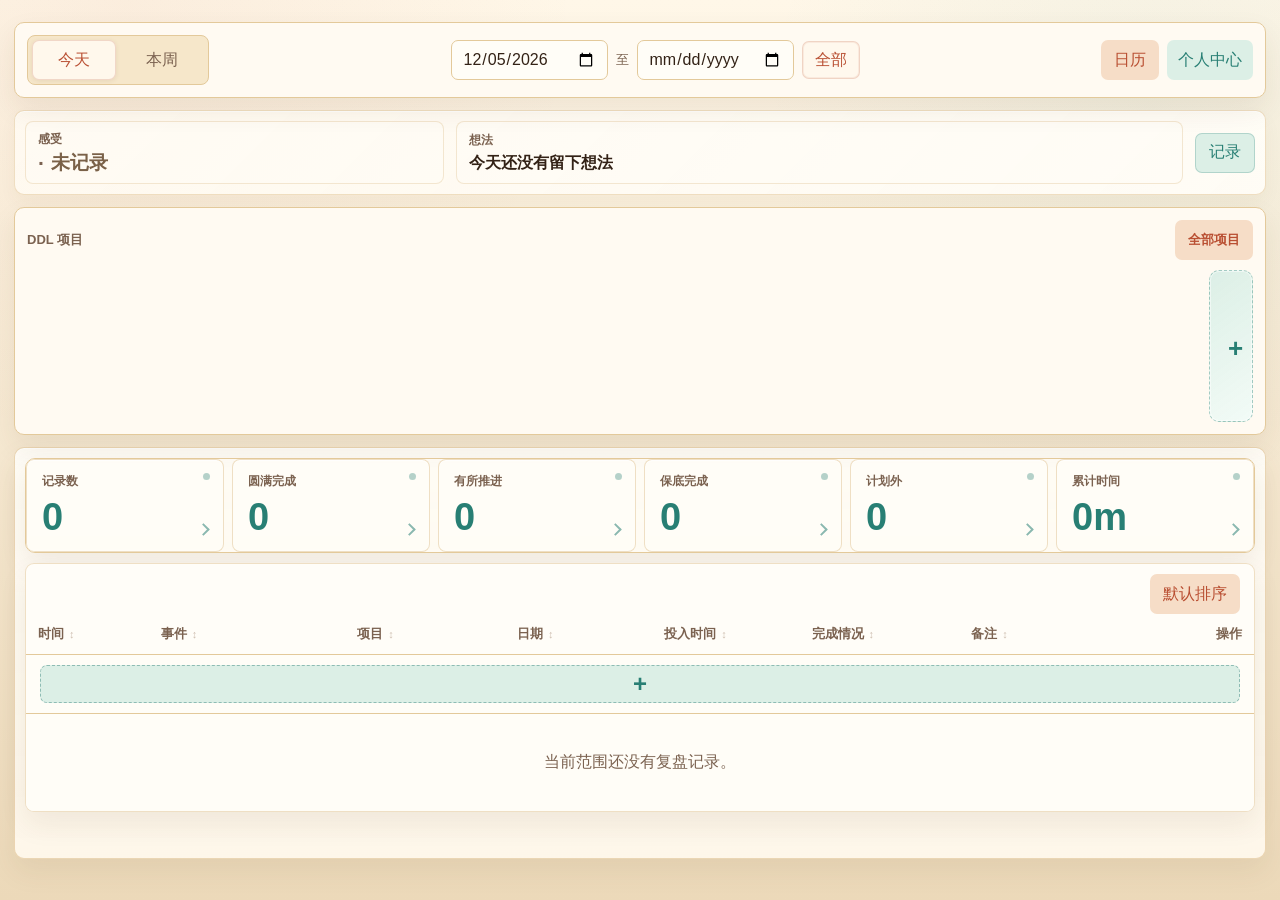
<file: docs/index.html>
<!doctype html>
<html lang="zh-CN">
<head>
  <meta charset="utf-8">
  <meta name="viewport" content="width=device-width, initial-scale=1">
  <title>每日任务表</title>
  <style>
    :root {
      color-scheme: light;
      --bg: #ecd9b9;
      --panel: #fffaf2;
      --text: #332216;
      --muted: #7b6250;
      --line: #e3c99a;
      --red-bg: #fff7f2;
      --red-line: #b94f32;
      --red-text: #8f3225;
      --green-bg: #f3f7ed;
      --green-line: #3f8567;
      --green-text: #246950;
      --accent: #b94f32;
      --accent-soft: #f6ddc7;
      --gold-soft: #fff0c0;
      --gold: #94610f;
      --teal: #287f74;
      --teal-soft: #dcefe6;
      --shadow: 0 12px 28px rgba(80, 49, 20, 0.08);
    }

    * {
      box-sizing: border-box;
    }

    body {
      margin: 0;
      min-height: 100vh;
      background:
        radial-gradient(circle at 10% 0%, rgba(185, 79, 50, 0.06), transparent 31%),
        radial-gradient(circle at 90% 12%, rgba(40, 127, 116, 0.05), transparent 28%),
        linear-gradient(180deg, #fff7e8, var(--bg));
      color: var(--text);
      font-family: -apple-system, BlinkMacSystemFont, "Segoe UI", "PingFang SC",
        "Microsoft YaHei", sans-serif;
      letter-spacing: 0;
    }

    button,
    input,
    select,
    textarea {
      font: inherit;
    }

    button {
      cursor: pointer;
    }

    .emoji-mark {
      font-family: "Apple Color Emoji", "Segoe UI Emoji", "Noto Color Emoji", sans-serif;
    }

    .app {
      width: min(1280px, calc(100vw - 28px));
      margin: 0 auto;
      padding: 22px 0 40px;
    }

    .topbar,
    .ddl-strip,
    .status-panel,
    .todo-panel,
    .calendar-panel {
      background: var(--panel);
      border: 1px solid var(--line);
      border-radius: 10px;
      box-shadow: var(--shadow);
      backdrop-filter: blur(2px);
    }

    .topbar {
      display: grid;
      grid-template-columns: auto minmax(260px, 1fr) auto;
      gap: 12px;
      align-items: center;
      padding: 12px;
      margin-bottom: 12px;
    }

    .calendar-range-title {
      display: none;
      align-items: center;
      gap: 8px;
      min-width: 0;
    }

    .calendar-range-title button,
    .calendar-range-title select {
      min-height: 38px;
      border-radius: 7px;
      font-size: 15px;
      font-weight: 760;
    }

    .calendar-range-title button {
      padding: 0 14px;
      color: var(--accent);
      border: 1px solid rgba(185, 79, 50, 0.16);
      background: rgba(255, 248, 236, 0.7);
    }

    .calendar-range-title button.active {
      background: rgba(255, 248, 236, 0.96);
      box-shadow: inset 0 0 0 1px rgba(185, 79, 50, 0.12);
    }

    .calendar-range-title select {
      width: auto;
      min-width: 108px;
      padding-right: 28px;
      color: var(--text);
      background: #fffdf7;
    }

    .topbar.calendar-mode {
      grid-template-columns: minmax(0, 1fr) auto;
    }

    .topbar.calendar-mode .calendar-range-title {
      display: flex;
    }

    .topbar.calendar-mode .segmented,
    .topbar.calendar-mode .range-control {
      display: none;
    }

    .segmented {
      display: inline-grid;
      grid-template-columns: repeat(2, minmax(84px, 1fr));
      gap: 4px;
      padding: 4px;
      border: 1px solid var(--line);
      border-radius: 8px;
      background: #f6e7ca;
    }

    .segmented button,
    .ghost,
    .primary,
    .icon-button {
      min-height: 40px;
      border: 0;
      border-radius: 7px;
      transition: transform 140ms ease, background 140ms ease, color 140ms ease;
    }

    .segmented button {
      padding: 0 14px;
      color: var(--muted);
      background: transparent;
      outline: none;
    }

    .segmented button.active {
      color: var(--accent);
      background: #fff8ec;
      box-shadow: inset 0 0 0 1px rgba(185, 79, 50, 0.2), 0 1px 5px rgba(83, 48, 22, 0.09);
    }

    .segmented button:focus-visible,
    .ghost:focus-visible,
    .primary:focus-visible,
    .icon-button:focus-visible,
    .add-todo:focus-visible,
    .metric-button:focus-visible {
      outline: 2px solid rgba(185, 79, 50, 0.28);
      outline-offset: 2px;
    }

    .range-control {
      display: flex;
      flex-wrap: wrap;
      gap: 8px;
      align-items: center;
      justify-content: center;
    }

    .range-control span {
      color: var(--muted);
      font-size: 13px;
    }

    .range-control .range-helper {
      min-height: 38px;
      padding: 0 12px;
      color: var(--accent);
      border: 1px solid rgba(185, 79, 50, 0.14);
      background: rgba(255, 248, 236, 0.52);
      box-shadow: none;
    }

    .range-control .range-helper.active {
      border-color: rgba(185, 79, 50, 0.22);
      background: rgba(255, 248, 236, 0.82);
      box-shadow: inset 0 0 0 1px rgba(185, 79, 50, 0.08);
    }

    input,
    select,
    textarea {
      min-height: 40px;
      padding: 9px 11px;
      color: var(--text);
      border: 1px solid var(--line);
      border-radius: 7px;
      background: #fffdf7;
      outline: none;
    }

    textarea {
      width: 100%;
      min-height: 90px;
      resize: vertical;
    }

    input:focus,
    select:focus,
    textarea:focus {
      border-color: var(--accent);
      box-shadow: 0 0 0 3px rgba(185, 79, 50, 0.15);
    }

    .ghost,
    .icon-button {
      color: var(--accent);
      background: var(--accent-soft);
    }

    .ghost {
      padding: 0 13px;
    }

    .primary {
      padding: 0 16px;
      color: #fff;
      background: var(--accent);
      font-weight: 720;
    }

    .segmented button:hover,
    .ghost:hover,
    .primary:hover,
    .icon-button:hover {
      transform: translateY(-1px);
    }



    .top-actions {
      display: flex;
      gap: 8px;
      align-items: center;
      justify-content: flex-end;
    }

    .ghost.active {
      color: var(--accent);
      background: rgba(246, 221, 199, 0.82);
      box-shadow: inset 0 0 0 2px rgba(185, 79, 50, 0.12);
    }

    .account-button {
      min-width: 40px;
      padding-inline: 11px;
      color: var(--teal);
      background: var(--teal-soft);
    }

    .drawer-backdrop {
      position: fixed;
      inset: 0;
      z-index: 9000;
      background: rgba(57, 36, 26, 0.28);
      opacity: 0;
      pointer-events: none;
      transition: opacity 160ms ease;
    }

    .drawer-backdrop.open {
      opacity: 1;
      pointer-events: auto;
    }

    .account-drawer {
      position: fixed;
      top: 0;
      right: 0;
      z-index: 9001;
      width: min(390px, calc(100vw - 28px));
      height: 100vh;
      padding: 18px;
      overflow-y: auto;
      color: var(--text);
      background: linear-gradient(180deg, #fffdf7, #fff5e5);
      border-left: 1px solid var(--line);
      box-shadow: -18px 0 40px rgba(57, 36, 26, 0.18);
      transform: translateX(104%);
      transition: transform 190ms ease;
    }

    .account-drawer.open {
      transform: translateX(0);
    }

    .drawer-head {
      display: flex;
      align-items: flex-start;
      justify-content: space-between;
      gap: 10px;
      margin-bottom: 14px;
    }

    .drawer-head h2 {
      margin: 0;
      font-size: 22px;
    }

    .drawer-section {
      display: grid;
      gap: 10px;
      padding: 13px;
      margin-bottom: 12px;
      border: 1px solid rgba(227, 200, 155, 0.72);
      border-radius: 10px;
      background: rgba(255, 253, 247, 0.78);
    }

    .drawer-section h3 {
      margin: 0;
      color: var(--muted);
      font-size: 13px;
      font-weight: 820;
    }

    .account-status {
      display: flex;
      align-items: center;
      justify-content: space-between;
      gap: 10px;
      padding: 10px;
      border-radius: 9px;
      background: rgba(220, 239, 230, 0.74);
      color: var(--green-text);
      font-weight: 820;
    }

    .account-status.inactive {
      background: rgba(246, 221, 199, 0.68);
      color: var(--muted);
    }

    .account-status strong {
      font-size: 17px;
    }

    .account-card {
      display: grid;
      gap: 8px;
      padding: 11px;
      border: 1px solid rgba(63, 133, 103, 0.26);
      border-radius: 10px;
      background: linear-gradient(135deg, rgba(220, 239, 230, 0.82), rgba(255, 253, 247, 0.9));
    }

    .account-row {
      display: grid;
      grid-template-columns: 42px minmax(0, 1fr) auto;
      gap: 8px;
      align-items: center;
      font-size: 13px;
    }

    .account-row span:first-child {
      color: var(--muted);
      font-weight: 760;
    }

    .account-value {
      min-width: 0;
      overflow: hidden;
      text-overflow: ellipsis;
      white-space: nowrap;
      color: var(--green-text);
      font-weight: 820;
    }

    .tiny-button {
      min-height: 28px;
      padding: 0 8px;
      border: 0;
      border-radius: 7px;
      color: var(--accent);
      background: rgba(246, 221, 199, 0.72);
      font-size: 12px;
      font-weight: 760;
    }

    .drawer-section.pro-is-active {
      border-color: rgba(63, 133, 103, 0.28);
      background: linear-gradient(135deg, rgba(220, 239, 230, 0.46), rgba(255, 253, 247, 0.82));
    }

    [hidden] {
      display: none !important;
    }

    .pro-active-panel {
      display: grid;
      gap: 8px;
    }

    .pro-activated-note {
      padding: 9px 10px;
      border-radius: 9px;
      background: rgba(220, 239, 230, 0.7);
      color: var(--green-text);
      font-size: 12px;
      font-weight: 720;
      line-height: 1.45;
    }

    .pro-benefits {
      display: grid;
      gap: 7px;
      margin: 0;
      padding: 0;
      list-style: none;
    }

    .pro-benefits li {
      display: flex;
      gap: 7px;
      align-items: baseline;
      color: var(--text);
      font-size: 13px;
      font-weight: 760;
    }

    .pro-benefits li::before {
      content: "✓";
      color: var(--green-text);
      font-weight: 900;
    }

    .upgrade-card {
      display: grid;
      gap: 9px;
      padding: 13px;
      border-radius: 12px;
      background:
        radial-gradient(circle at 8% 0%, rgba(40, 127, 116, 0.12), transparent 34%),
        linear-gradient(135deg, rgba(255, 240, 192, 0.72), rgba(255, 243, 236, 0.9));
      border: 1px solid rgba(185, 79, 50, 0.18);
    }

    .upgrade-card strong {
      font-size: 17px;
      line-height: 1.25;
    }

    .upgrade-price {
      display: flex;
      align-items: baseline;
      justify-content: space-between;
      gap: 8px;
      width: 100%;
      min-height: 46px;
      padding: 10px 12px;
      border: 0;
      border-radius: 9px;
      color: #fffaf0;
      background: var(--accent);
      font: inherit;
      font-weight: 820;
      text-align: left;
      cursor: pointer;
    }

    .upgrade-price span {
      font-size: 12px;
      opacity: 0.9;
    }

    .pro-quick-action {
      min-height: 40px;
      color: var(--green-text);
      background: rgba(220, 239, 230, 0.76);
    }

    .test-reset-pro {
      justify-self: start;
      min-height: 30px;
      padding-inline: 9px;
      font-size: 12px;
      opacity: 0.78;
    }

    .sync-confirm {
      display: grid;
      gap: 7px;
      padding: 10px;
      border: 1px solid rgba(185, 79, 50, 0.18);
      border-radius: 9px;
      background: rgba(255, 246, 235, 0.88);
    }

    .sync-confirm strong {
      font-size: 14px;
    }

    .sync-confirm p {
      margin: 0;
      color: var(--muted);
      font-size: 12px;
      font-weight: 650;
      line-height: 1.45;
    }

    .sync-confirm-actions {
      display: flex;
      justify-content: flex-end;
      gap: 8px;
    }

    .sync-confirm-actions button {
      min-height: 32px;
      padding-inline: 12px;
      font-size: 13px;
    }

    .sync-message {
      min-height: 0;
      padding: 0;
      color: var(--green-text);
      font-size: 12px;
      font-weight: 720;
      line-height: 1.45;
    }

    .sync-message:not(:empty) {
      padding: 8px 10px;
      border-radius: 8px;
      background: rgba(220, 239, 230, 0.68);
    }

    .drawer-form {
      display: grid;
      gap: 8px;
    }

    .drawer-form input {
      width: 100%;
    }

    .drawer-note {
      margin: 0;
      color: var(--muted);
      font-size: 12px;
      font-weight: 650;
      line-height: 1.5;
    }

    .sync-action-grid {
      display: grid;
      gap: 8px;
    }

    .sync-action {
      display: grid;
      gap: 4px;
      width: 100%;
      min-height: 58px;
      padding: 10px 12px;
      text-align: left;
      border: 1px solid rgba(227, 200, 155, 0.66);
      border-radius: 9px;
      background: #fffaf2;
      color: var(--text);
    }

    .sync-action strong {
      color: var(--accent);
      font-size: 14px;
    }

    .sync-action span {
      color: var(--muted);
      font-size: 12px;
      font-weight: 650;
    }

    .note-detail-toolbar {
      display: flex;
      flex-wrap: wrap;
      gap: 8px;
      justify-content: flex-end;
      margin-bottom: 2px;
    }

    .ddl-strip {
      display: grid;
      gap: 10px;
      padding: 12px;
      margin-bottom: 12px;
    }

    .section-title {
      display: flex;
      align-items: center;
      justify-content: space-between;
      gap: 10px;
      color: var(--muted);
      font-size: 13px;
      font-weight: 720;
    }

    .project-rail-layout {
      position: relative;
      display: grid;
      grid-template-columns: minmax(0, 1fr) 44px;
      gap: 12px;
      align-items: stretch;
    }

    .project-rail-layout::after {
      content: "";
      pointer-events: none;
      position: absolute;
      top: 2px;
      right: 52px;
      bottom: 4px;
      width: 36px;
      background: linear-gradient(90deg, rgba(255, 250, 241, 0), rgba(91, 58, 24, 0.16));
      border-radius: 0 10px 10px 0;
      z-index: 2;
      opacity: 0;
      transition: opacity 0.18s ease;
    }

    .project-rail-layout.has-overflow::after {
      opacity: 1;
    }

    .project-rail {
      display: grid;
      grid-auto-flow: column;
      grid-auto-columns: max(210px, calc((100% - 28px) / 3));
      gap: 14px;
      overflow-x: auto;
      overscroll-behavior-x: contain;
      padding: 2px 2px 4px;
      scroll-snap-type: x proximity;
    }

    .project-rail-layout.has-overflow .project-rail {
      grid-auto-columns: max(210px, calc((100% - 54px) / 3));
    }

    .fixed-add-card {
      width: 44px;
      min-width: 44px;
      min-height: 152px;
      padding: 0;
      font-size: 26px;
      z-index: 3;
    }

    .fixed-add-card span {
      font-size: 0;
    }

    .fixed-add-card span::before {
      content: "+";
      font-size: 26px;
      line-height: 1;
    }

    .project-rail-layout.readonly-rail {
      grid-template-columns: minmax(0, 1fr);
      gap: 0;
    }

    .project-rail-layout.readonly-rail::after {
      right: 0;
    }

    .project-rail-layout.readonly-rail .project-rail {
      padding-right: 2px;
    }

    .project-card {
      position: relative;
      display: grid;
      grid-template-rows: 1fr auto;
      min-height: 152px;
      padding: 17px 18px 14px;
      border: 1px solid rgba(223, 193, 139, 0.82);
      border-radius: 10px;
      background:
        linear-gradient(145deg, rgba(255, 253, 247, 0.98), rgba(255, 246, 229, 0.9)),
        #fff8ec;
      box-shadow: 0 10px 24px rgba(91, 58, 24, 0.08), inset 0 1px 0 rgba(255, 255, 255, 0.78);
      overflow: hidden;
      scroll-snap-align: start;
      transition: transform 140ms ease, box-shadow 140ms ease, border-color 140ms ease;
    }

    .project-card:hover {
      transform: translateY(-1px);
      box-shadow: 0 14px 28px rgba(91, 58, 24, 0.11), inset 0 1px 0 rgba(255, 255, 255, 0.82);
    }

    .project-card.is-filtered {
      border-color: rgba(40, 127, 116, 0.72);
      box-shadow: 0 0 0 3px rgba(40, 127, 116, 0.13), 0 16px 30px rgba(40, 127, 116, 0.12), inset 0 1px 0 rgba(255, 255, 255, 0.86);
    }

    .project-card.is-filtered::after {
      content: "";
      position: absolute;
      inset: 10px 10px auto auto;
      width: 9px;
      height: 9px;
      border-radius: 999px;
      background: var(--teal);
      box-shadow: 0 0 0 5px rgba(40, 127, 116, 0.12);
    }

    .project-card.has-ddl {
      background:
        radial-gradient(circle at 88% 12%, rgba(255, 255, 255, 0.72), transparent 28%),
        linear-gradient(145deg, rgba(255, 242, 202, 0.95), rgba(255, 251, 242, 0.94)),
        var(--gold-soft);
      border-color: rgba(205, 151, 55, 0.62);
    }

    .project-card.due-soon {
      background:
        radial-gradient(circle at 88% 12%, rgba(255, 255, 255, 0.7), transparent 29%),
        linear-gradient(145deg, rgba(255, 229, 214, 0.96), rgba(255, 248, 239, 0.94)),
        #fff3ec;
      border-color: rgba(185, 79, 50, 0.58);
    }

    .project-card.due-later {
      background:
        radial-gradient(circle at 88% 12%, rgba(255, 255, 255, 0.72), transparent 28%),
        linear-gradient(145deg, rgba(255, 241, 203, 0.96), rgba(255, 251, 242, 0.94)),
        var(--gold-soft);
      border-color: rgba(205, 151, 55, 0.62);
    }

    .project-card.has-ddl::before {
      content: "";
      position: absolute;
      inset: 0 auto 0 0;
      width: 6px;
      background: linear-gradient(180deg, #b94f32, #d38b2c);
      box-shadow: 0 0 18px rgba(185, 79, 50, 0.22);
    }

    .project-card.due-later::before {
      background: linear-gradient(180deg, #94610f, #d1a34a);
      box-shadow: 0 0 18px rgba(148, 97, 15, 0.18);
    }

    .project-card.add-card {
      place-items: center;
      color: var(--teal);
      background:
        linear-gradient(145deg, rgba(220, 239, 230, 0.95), rgba(246, 253, 249, 0.86)),
        var(--teal-soft);
      border: 1px dashed rgba(40, 127, 116, 0.38);
      box-shadow: inset 0 0 0 1px rgba(255, 255, 255, 0.5);
      font-weight: 760;
    }

    .project-card.add-card:hover {
      border-color: rgba(40, 127, 116, 0.54);
      background:
        linear-gradient(145deg, rgba(211, 235, 223, 0.98), rgba(247, 253, 250, 0.9)),
        var(--teal-soft);
    }

    .project-card.other-card {
      color: rgba(122, 97, 72, 0.72);
      background:
        linear-gradient(145deg, rgba(244, 236, 220, 0.8), rgba(255, 250, 241, 0.7)),
        rgba(238, 229, 212, 0.46);
      border-color: rgba(138, 104, 79, 0.22);
      box-shadow: none;
    }

    .other-count {
      margin-top: 8px;
      color: var(--muted);
      font-size: 13px;
      font-weight: 720;
    }

    .project-time-total {
      width: fit-content;
      max-width: 100%;
      padding: 4px 8px;
      color: rgba(42, 111, 86, 0.86);
      border: 1px solid rgba(42, 111, 86, 0.2);
      border-radius: 999px;
      background: rgba(229, 244, 234, 0.72);
      font-size: 12px;
      font-weight: 780;
      line-height: 1.2;
    }

    .project-content {
      display: grid;
      align-content: start;
      gap: 16px;
      min-width: 0;
      padding-left: 4px;
    }

    .project-name {
      min-width: 0;
      max-width: calc(100% - 28px);
      font-size: 18px;
      font-weight: 820;
      line-height: 1.25;
      overflow: hidden;
      text-overflow: ellipsis;
      white-space: nowrap;
    }

    .project-countdown {
      display: grid;
      grid-template-columns: auto minmax(0, 1fr);
      gap: 16px;
      align-items: center;
    }

    .project-date-placeholder {
      width: fit-content;
      max-width: 100%;
      padding: 6px 0 8px;
      color: rgba(122, 97, 72, 0.76);
      border-bottom: 1px dashed rgba(138, 104, 79, 0.32);
      font-size: 13px;
      font-weight: 760;
    }

    .schedule-editor {
      display: grid;
      grid-template-columns: minmax(112px, auto) minmax(0, 1fr);
      gap: 7px;
      align-items: center;
      max-width: 100%;
    }

    .project-card .schedule-editor {
      grid-template-columns: 1fr;
      width: 100%;
      padding-right: 30px;
    }

    .days-left {
      display: inline-flex;
      align-items: baseline;
      justify-content: center;
      min-width: 104px;
      min-height: 72px;
      padding: 8px 16px;
      color: #fffaf0;
      border-radius: 12px;
      background: linear-gradient(135deg, #b94f32, #d56b39);
      box-shadow: 0 14px 26px rgba(185, 79, 50, 0.22), inset 0 1px 0 rgba(255, 255, 255, 0.22);
      font-size: 38px;
      font-weight: 860;
      line-height: 1;
    }

    .days-left.long-range {
      align-items: center;
      min-width: 118px;
      font-size: 24px;
      letter-spacing: 0;
    }

    .days-left small {
      margin-left: 4px;
      font-size: 15px;
      font-weight: 760;
    }

    .project-card.due-later .days-left {
      color: #4b3216;
      background: linear-gradient(135deg, #f2c761, #e6b54d);
      box-shadow: 0 12px 22px rgba(148, 97, 15, 0.16), inset 0 1px 0 rgba(255, 255, 255, 0.32);
    }

    .project-card.waiting-project {
      background:
        radial-gradient(circle at 88% 12%, rgba(255, 255, 255, 0.72), transparent 29%),
        linear-gradient(145deg, rgba(255, 251, 242, 0.98), rgba(255, 246, 226, 0.92)),
        #fff8e8;
      border-color: rgba(185, 126, 31, 0.46);
    }

    .project-card.waiting-project::before {
      background: linear-gradient(180deg, #b97e1f, #e1b960);
      box-shadow: 0 0 18px rgba(185, 126, 31, 0.18);
    }

    .project-card.due-soon .days-left {
      background: linear-gradient(135deg, #b94f32, #d56b39);
    }

    .countdown-text {
      color: var(--muted);
      font-size: 13px;
      font-weight: 760;
      line-height: 1.36;
    }

    .project-ddl {
      color: var(--gold);
      font-size: 13px;
      font-weight: 720;
    }

    .project-card > .project-card-actions {
      position: absolute;
      right: 12px;
      bottom: 12px;
      display: flex;
      justify-content: flex-end;
      gap: 6px;
    }

    .project-card > .project-card-actions .icon-button {
      width: 28px;
      min-width: 28px;
      min-height: 28px;
      color: rgba(185, 79, 50, 0.58);
      background: rgba(246, 221, 199, 0.58);
      box-shadow: none;
      font-size: 13px;
    }

    .project-card:has(.schedule-editor) > .project-card-actions {
      opacity: 0.25;
      pointer-events: none;
    }

    .project-list-item .project-card-actions {
      display: flex;
      justify-content: flex-end;
      gap: 6px;
    }

    .project-list-item .project-card-actions .icon-button {
      width: 30px;
      min-width: 30px;
      min-height: 30px;
      color: rgba(185, 79, 50, 0.62);
      background: rgba(246, 221, 199, 0.58);
      box-shadow: none;
    }

    .project-list {
      display: grid;
      gap: 12px;
      overflow: visible;
      padding-right: 3px;
      outline: none;
    }

    .project-list-group {
      display: grid;
      gap: 0;
      border: 1px solid rgba(227, 200, 155, 0.62);
      border-radius: 10px;
      background: rgba(255, 250, 241, 0.62);
      overflow: hidden;
    }

    .project-list-group + .project-list-group {
      margin-top: 0;
    }

    .project-list-heading {
      display: flex;
      align-items: center;
      justify-content: space-between;
      width: 100%;
      min-height: 48px;
      padding: 12px 14px;
      color: var(--muted);
      border: 0;
      background: linear-gradient(90deg, rgba(255, 244, 224, 0.94), rgba(255, 252, 246, 0.76));
      text-align: left;
      font-size: 15px;
      font-weight: 820;
      cursor: pointer;
    }

    .project-list-heading:focus {
      outline: none;
    }

    .project-list-heading:focus-visible {
      box-shadow: inset 0 0 0 2px rgba(185, 79, 50, 0.18);
    }

    .project-list-heading .heading-main {
      display: inline-flex;
      align-items: center;
      gap: 8px;
    }

    .project-list-heading .chevron {
      color: var(--accent);
      font-size: 16px;
      line-height: 1;
    }

    .project-list-heading strong {
      color: var(--text);
      font-size: 17px;
    }

    .project-list-heading[aria-expanded="true"] {
      border-bottom: 1px solid rgba(227, 200, 155, 0.45);
    }

    .project-list-item {
      display: grid;
      grid-template-columns: minmax(190px, 1fr) minmax(150px, 220px) 38px;
      gap: 12px;
      align-items: center;
      min-height: 64px;
      margin: 9px 12px;
      padding: 12px 14px;
      border: 1px solid rgba(227, 200, 155, 0.72);
      border-radius: 10px;
      background: rgba(255, 253, 247, 0.84);
      overflow: visible;
    }

    .project-list-item:has(.schedule-editor) {
      grid-template-columns: minmax(190px, 1fr) minmax(340px, 1.25fr) 38px;
    }

    .project-list-item.is-readonly {
      grid-template-columns: minmax(190px, 1fr) minmax(150px, 220px);
    }

    .project-list-item .project-ddl {
      min-width: 0;
      overflow: hidden;
      text-overflow: ellipsis;
      white-space: nowrap;
    }

    .project-list-item .project-ddl:has(.schedule-editor) {
      overflow: visible;
      white-space: normal;
    }

    .project-list-item .schedule-editor {
      grid-template-columns: 1fr;
      width: 100%;
    }

    .merge-panel {
      display: grid;
      gap: 12px;
      padding: 14px;
      border: 1px solid rgba(227, 200, 155, 0.62);
      border-radius: 10px;
      background: linear-gradient(135deg, rgba(255, 247, 232, 0.9), rgba(255, 253, 247, 0.96));
    }

    .merge-panel[hidden] {
      display: none;
    }

    .merge-panel-head {
      display: flex;
      justify-content: space-between;
      gap: 12px;
      color: var(--muted);
      font-size: 13px;
      font-weight: 720;
      line-height: 1.45;
    }

    .merge-grid {
      display: grid;
      grid-template-columns: minmax(0, 1.2fr) minmax(0, 1fr);
      gap: 12px;
      align-items: start;
    }

    .merge-grid select {
      width: 100%;
      min-height: 40px;
    }

    .merge-grid select[multiple] {
      min-height: 124px;
      padding: 8px;
    }

    .merge-actions {
      display: flex;
      justify-content: flex-end;
      gap: 8px;
      flex-wrap: wrap;
    }

    .main-content {
      display: grid;
      gap: 10px;
      padding: 10px;
      border: 1px solid rgba(227, 200, 155, 0.72);
      border-radius: 10px;
      background: linear-gradient(180deg, rgba(255, 253, 247, 0.94), rgba(255, 249, 238, 0.9));
      box-shadow: 0 12px 28px rgba(91, 58, 24, 0.08), inset 0 1px 0 rgba(255, 255, 255, 0.82);
    }

    .day-state-strip {
      display: grid;
      grid-template-columns: minmax(230px, 0.95fr) minmax(0, 1.65fr) auto;
      gap: 12px;
      align-items: stretch;
      min-height: 74px;
      margin: 0 0 12px;
      padding: 10px;
      border: 1px solid rgba(227, 200, 155, 0.58);
      border-radius: 10px;
      background: linear-gradient(135deg, var(--mood-bg, rgba(255, 250, 241, 0.9)), rgba(255, 253, 247, 0.95));
      box-shadow: inset 0 1px 0 rgba(255, 255, 255, 0.84), 0 8px 18px rgba(91, 58, 24, 0.045);
    }

    .day-state-strip.range-mode {
      grid-template-columns: minmax(340px, 1.25fr) minmax(0, 1fr);
      cursor: default;
    }

    .day-state-strip.range-mode #openDayStateBtn {
      display: none;
    }

    .state-strip-title,
    .mood-summary,
    .thought-summary {
      min-width: 0;
      padding: 9px 12px;
      border: 1px solid rgba(227, 200, 155, 0.42);
      border-radius: 8px;
      background: rgba(255, 253, 247, 0.48);
    }

    .state-strip-title {
      display: none;
    }

    .state-strip-title span,
    .mood-summary span,
    .thought-summary > span {
      color: var(--muted);
      font-size: 12px;
      font-weight: 720;
    }

    .state-strip-title strong {
      color: var(--text);
      font-size: 18px;
      line-height: 1.1;
    }

    .day-state-strip.range-mode .mood-summary,
    .thought-summary {
      cursor: pointer;
    }

    .day-state-strip:not(.range-mode) .mood-summary {
      cursor: default;
    }

    .mood-summary {
      display: grid;
      align-content: center;
      gap: 4px;
    }

    .mood-summary strong {
      display: inline-flex;
      align-items: center;
      gap: 7px;
      min-width: 0;
      color: var(--mood-color, var(--text));
      font-size: 19px;
      line-height: 1.16;
    }

    .mood-summary .mood-emoji {
      font-family: "Apple Color Emoji", "Segoe UI Emoji", "Noto Color Emoji", sans-serif;
      font-size: 21px;
      line-height: 1;
    }

    .thought-summary {
      display: grid;
      align-content: center;
      gap: 4px;
      min-height: 52px;
      color: var(--text);
      font-weight: 760;
      overflow: hidden;
    }

    #openDayStateBtn {
      align-self: center;
      color: var(--teal);
      background: var(--teal-soft);
      border: 1px solid rgba(40, 127, 116, 0.24);
    }

    .thought-line {
      display: flex;
      align-items: baseline;
      gap: 7px;
      min-width: 0;
      white-space: nowrap;
    }

    .thought-time {
      flex: 0 0 auto;
      color: var(--muted);
      font-size: 12px;
      font-weight: 760;
    }

    .thought-text {
      min-width: 0;
      overflow: hidden;
      text-overflow: ellipsis;
      white-space: nowrap;
    }

    .mood-curve {
      width: 100%;
      min-height: 48px;
    }

    .mood-curve svg {
      display: block;
      width: 100%;
      height: 62px;
      overflow: visible;
    }

    .mood-curve .curve-segment {
      fill: none;
      stroke: var(--segment-color, #4f8f76);
      stroke-width: 3;
      stroke-linecap: round;
      stroke-linejoin: round;
    }

    .mood-curve path.curve-segment {
      stroke-width: 3.5;
    }

    .mood-curve circle {
      fill: var(--point-color, #4f8f76);
      stroke: #fffaf0;
      stroke-width: 2;
    }

    .mood-curve .curve-guide {
      stroke: rgba(138, 104, 79, 0.14);
      stroke-width: 1;
    }

    .mood-curve .neutral-guide {
      stroke: rgba(138, 104, 79, 0.46);
      stroke-width: 1.5;
      stroke-dasharray: 4 5;
    }

    .mood-curve text {
      font-weight: 720;
    }

    #dayStateDialog {
      width: min(680px, calc(100vw - 28px));
    }

    .mood-picker {
      display: grid;
      grid-template-columns: repeat(7, minmax(0, 1fr));
      gap: 6px;
      border: 0;
      padding: 0;
      margin: 0;
    }

    .mood-picker legend {
      grid-column: 1 / -1;
      margin-bottom: 4px;
      color: var(--muted);
      font-size: 12px;
      font-weight: 720;
    }

    .mood-picker label {
      position: relative;
      display: grid;
      place-items: center;
      min-height: 54px;
      padding: 7px 6px;
      color: var(--mood-option-color, var(--muted));
      border: 1px solid rgba(227, 200, 155, 0.66);
      border-radius: 8px;
      background: var(--mood-option-bg, #fffdf7);
      text-align: center;
      font-size: 12px;
      font-weight: 760;
      cursor: pointer;
      transition: transform 0.16s ease, box-shadow 0.16s ease, border-color 0.16s ease;
    }

    .mood-picker input {
      position: absolute;
      opacity: 0;
      pointer-events: none;
    }

    .mood-picker label:has(input:checked) {
      color: var(--accent);
      border-color: var(--accent);
      box-shadow: inset 0 0 0 2px rgba(185, 79, 50, 0.18), 0 10px 22px rgba(91, 58, 24, 0.12);
      transform: translateY(-2px);
    }

    .mood-picker label:has(input:checked)::after {
      content: "";
      position: absolute;
      right: 8px;
      top: 8px;
      width: 8px;
      height: 8px;
      border-radius: 999px;
      background: var(--accent);
      box-shadow: 0 0 0 4px rgba(185, 79, 50, 0.14);
    }

    #thoughtText {
      min-height: 96px;
      resize: vertical;
    }

    .thought-list {
      display: grid;
      gap: 5px;
      max-height: 150px;
      overflow: auto;
      padding-right: 2px;
    }

    .thought-item {
      display: grid;
      grid-template-columns: 9px 44px minmax(0, 1fr) auto;
      gap: 8px;
      align-items: center;
      padding: 5px 2px;
      color: var(--text);
    }

    .thought-item::before {
      content: "";
      width: 7px;
      height: 7px;
      margin-top: 7px;
      border-radius: 999px;
      background: rgba(79, 143, 118, 0.72);
    }

    .thought-item time {
      color: var(--muted);
      font-size: 11px;
      font-weight: 760;
    }

    .thought-item .thought-text-field {
      min-width: 0;
      overflow: hidden;
      text-overflow: ellipsis;
      white-space: nowrap;
    }

    .thought-actions {
      display: inline-flex;
      gap: 4px;
      opacity: 0.46;
      transition: opacity 140ms ease;
    }

    .thought-item:hover .thought-actions {
      opacity: 1;
    }

    .thought-action {
      width: 28px;
      height: 28px;
      min-height: 28px;
      border: 0;
      border-radius: 7px;
      color: var(--muted);
      background: rgba(246, 221, 199, 0.62);
    }

    .thought-action:hover {
      color: var(--accent);
      background: rgba(246, 221, 199, 0.94);
    }

    .thought-edit-input {
      width: 100%;
      min-width: 0;
      min-height: 116px;
      max-height: 260px;
      padding: 9px 10px;
      border: 1px solid rgba(185, 79, 50, 0.28);
      border-radius: 8px;
      background: #fffdf7;
      line-height: 1.55;
      resize: vertical;
    }

    .thought-item.editing {
      grid-template-columns: 9px 44px minmax(0, 1fr);
      align-items: start;
      padding-block: 8px;
    }

    .thought-item.editing .thought-actions {
      display: none;
    }

    #noteDetailDialog {
      width: min(980px, calc(100vw - 28px));
    }

    #noteDetailDialog {
      height: min(82vh, 760px);
    }

    .note-detail-body {
      display: grid;
      gap: 12px;
      min-height: 0;
      overflow: visible;
      padding-right: 2px;
    }

    .note-detail-body .thought-list {
      max-height: none;
      overflow: visible;
    }

    .note-detail-body .thought-item {
      padding: 8px 10px;
      border-radius: 8px;
      background: rgba(255, 253, 247, 0.52);
    }

    .note-detail-body .thought-item:hover {
      background: rgba(255, 248, 236, 0.74);
    }

    #thoughtPreviewDialog {
      width: min(720px, calc(100vw - 28px));
    }

    .thought-preview-meta {
      color: var(--muted);
      font-size: 13px;
      font-weight: 760;
    }

    .thought-preview-content {
      max-height: min(52vh, 460px);
      overflow: auto;
      padding: 14px 15px;
      border: 1px solid rgba(227, 200, 155, 0.58);
      border-radius: 9px;
      background: rgba(255, 253, 247, 0.82);
      color: var(--text);
      font-size: 16px;
      font-weight: 650;
      line-height: 1.7;
      white-space: pre-wrap;
      word-break: break-word;
    }

    .mood-chart-shell {
      display: grid;
      grid-template-columns: 112px minmax(0, 1fr);
      padding: 10px;
      border: 1px solid rgba(227, 200, 155, 0.58);
      border-radius: 9px;
      background: linear-gradient(135deg, rgba(255, 253, 247, 0.96), rgba(249, 241, 224, 0.72));
      overflow: hidden;
    }

    .mood-y-axis {
      z-index: 1;
      background: linear-gradient(90deg, rgba(255, 253, 247, 0.98), rgba(255, 253, 247, 0.84));
      border-right: 1px solid rgba(227, 200, 155, 0.25);
    }

    .mood-y-axis svg {
      display: block;
      width: 112px;
      height: 260px;
    }

    .mood-chart {
      padding: 10px;
      overflow-x: auto;
      overflow-y: hidden;
      scrollbar-color: rgba(185, 79, 50, 0.24) transparent;
    }

    .mood-chart svg {
      display: block;
      width: var(--chart-width, 720px);
      max-width: none;
      height: 260px;
    }

    .thought-day {
      border: 1px solid rgba(227, 200, 155, 0.38);
      border-radius: 9px;
      background: rgba(255, 253, 247, 0.54);
      overflow: hidden;
    }

    .thought-day summary {
      display: flex;
      justify-content: space-between;
      gap: 12px;
      padding: 10px 12px;
      color: var(--text);
      font-weight: 800;
      cursor: pointer;
      background: linear-gradient(90deg, rgba(255, 246, 229, 0.62), rgba(255, 253, 247, 0.56));
    }

    .thought-day .thought-list {
      padding: 6px 12px 10px;
    }

    .sort-header {
      display: inline-flex;
      align-items: center;
      gap: 5px;
      padding: 0;
      border: 0;
      background: transparent;
      color: inherit;
      font: inherit;
      font-weight: 820;
      cursor: pointer;
    }

    .sort-header::after {
      content: "↕";
      color: rgba(138, 104, 79, 0.42);
      font-size: 11px;
    }

    .sort-header.active::after {
      content: attr(data-mark);
      color: var(--accent);
    }

    .project-section-row td {
      height: 28px;
      padding: 4px 16px;
      color: rgba(138, 104, 79, 0.58);
      font-size: 12px;
      font-weight: 760;
      text-align: right;
      background: linear-gradient(90deg, rgba(255, 253, 247, 0), rgba(247, 236, 215, 0.56));
      border-bottom: 1px solid rgba(227, 200, 155, 0.36);
    }

    .status-panel {
      display: grid;
      grid-template-columns: repeat(6, minmax(0, 1fr));
      gap: 8px;
      padding: 0;
      overflow: hidden;
      background: transparent;
    }

    .metric,
    .metric-button {
      position: relative;
      display: grid;
      align-content: space-between;
      min-width: 0;
      min-height: 86px;
      padding: 13px 15px 14px;
      border: 1px solid rgba(227, 200, 155, 0.56);
      border-radius: 8px;
      background: rgba(255, 253, 247, 0.86);
      box-shadow: inset 0 1px 0 rgba(255, 255, 255, 0.78);
    }

    .metric::before,
    .metric-button::before {
      content: "";
      position: absolute;
      top: 13px;
      right: 13px;
      width: 7px;
      height: 7px;
      border-radius: 999px;
      background: rgba(185, 79, 50, 0.22);
    }

    .metric span,
    .metric-button span {
      display: block;
      margin-bottom: 8px;
      color: var(--muted);
      font-size: 12px;
      font-weight: 760;
    }

    .metric strong,
    .metric-button strong {
      display: block;
      overflow: hidden;
      color: var(--text);
      font-size: clamp(26px, 2.4vw, 34px);
      line-height: 1.03;
      text-overflow: ellipsis;
      white-space: nowrap;
    }

    .metric:nth-child(2)::before {
      background: rgba(185, 79, 50, 0.34);
    }

    .metric:nth-child(3)::before {
      background: rgba(63, 133, 103, 0.34);
    }

    .metric:nth-child(4)::before {
      background: rgba(209, 144, 47, 0.38);
    }

    .metric-button {
      width: 100%;
      color: inherit;
      text-align: left;
      cursor: pointer;
      transition: transform 140ms ease, border-color 140ms ease, background 140ms ease, box-shadow 140ms ease;
    }

    .metric-button::before {
      background: rgba(40, 127, 116, 0.34);
    }

    .metric-button::after {
      content: "";
      position: absolute;
      right: 15px;
      bottom: 17px;
      width: 7px;
      height: 7px;
      border-top: 2px solid rgba(40, 127, 116, 0.54);
      border-right: 2px solid rgba(40, 127, 116, 0.54);
      transform: rotate(45deg);
    }

    .metric-button strong {
      padding-right: 22px;
      color: #287f74;
      font-size: clamp(30px, 3vw, 38px);
      letter-spacing: 0;
    }

    .metric-button:hover {
      transform: translateY(-1px);
      border-color: rgba(40, 127, 116, 0.34);
      background: rgba(237, 247, 240, 0.92);
      box-shadow: 0 8px 18px rgba(105, 76, 34, 0.08), inset 0 1px 0 rgba(255, 255, 255, 0.82);
    }

    .todo-panel {
      overflow: hidden;
      border: 1px solid rgba(227, 200, 155, 0.56);
      border-radius: 9px;
      background: #fffdf8;
    }

    .todo-tools {
      display: flex;
      justify-content: flex-end;
      gap: 8px;
      padding: 10px 14px 0;
      background: transparent;
    }

    .inline-input,
    .inline-select,
    .inline-date,
    .inline-time,
    .inline-time-editor select,
    .inline-date-editor select {
      width: 100%;
      min-width: 0;
      min-height: 34px;
      padding: 6px 8px;
      color: inherit;
      border-color: rgba(227, 200, 155, 0.65);
      background: rgba(255, 253, 247, 0.72);
      font-weight: 720;
    }

    .inline-input {
      font-size: 16px;
    }

    .inline-time-editor,
    .inline-date-editor {
      display: inline-grid;
      align-items: center;
      gap: 5px;
      width: max-content;
      max-width: 100%;
      color: inherit;
      font-weight: 720;
    }

    .inline-time-editor {
      grid-template-columns: minmax(70px, auto) auto minmax(56px, auto);
      padding: 4px;
      border: 1px solid rgba(227, 200, 155, 0.65);
      border-radius: 8px;
      background: rgba(255, 253, 247, 0.8);
    }

    .inline-date-editor {
      grid-template-columns: minmax(70px, auto) minmax(50px, auto) minmax(50px, auto);
    }

    .inline-date-editor[hidden] {
      display: none;
    }

    .project-date-editor {
      grid-column: 1 / -1;
      width: 100%;
    }

    .project-card .project-date-editor {
      grid-template-columns: minmax(72px, 1fr) minmax(52px, 0.72fr) minmax(52px, 0.72fr);
    }

    .inline-time-editor select,
    .inline-date-editor select {
      width: auto;
      min-width: 0;
      padding: 5px 6px;
      font-size: 12px;
      font-variant-numeric: tabular-nums;
    }

    .inline-field-wrap {
      min-width: 140px;
    }

    [data-task-field],
    [data-project-field] {
      cursor: text;
    }

    [data-task-field="projectId"],
    [data-task-field="timeBucket"],
    [data-task-field="targetDate"],
    [data-task-field="durationMinutes"],
    [data-task-field="completionRating"],
    [data-project-field="ddl"] {
      cursor: pointer;
    }

    .field-edit-popover {
      position: fixed;
      z-index: 80;
      display: grid;
      gap: 8px;
      width: min(var(--popover-width, 320px), calc(100vw - 28px));
      max-height: min(74vh, 440px);
      padding: 10px;
      overflow: auto;
      border: 1px solid rgba(227, 200, 155, 0.72);
      border-radius: 10px;
      background: #fffdf7;
      box-shadow: 0 18px 48px rgba(65, 39, 23, 0.18);
      color: var(--text);
    }

    .field-edit-popover label {
      color: var(--muted);
      font-size: 12px;
      font-weight: 780;
    }

    .field-edit-popover.quick-menu {
      gap: 6px;
      padding: 8px;
    }

    .field-edit-control {
      width: 100%;
      min-height: 38px;
      padding: 8px 10px;
      color: var(--text);
      border: 1px solid rgba(227, 200, 155, 0.74);
      border-radius: 8px;
      background: rgba(255, 253, 247, 0.96);
      font-size: 15px;
      font-weight: 720;
      line-height: 1.45;
    }

    textarea.field-edit-control {
      min-height: 168px;
      max-height: min(48vh, 380px);
      resize: vertical;
      overflow: auto;
      font-weight: 650;
    }

    .task-field-dialog .dialog-content {
      display: grid;
      gap: 12px;
    }

    .task-field-dialog .inline-date-editor {
      display: grid;
      grid-template-columns: minmax(116px, 1fr) minmax(86px, 0.75fr) minmax(86px, 0.75fr);
      gap: 10px;
      width: 100%;
      max-width: 460px;
    }

    .task-field-dialog .inline-date-editor select {
      width: 100%;
      min-height: 42px;
      padding: 8px 10px;
      font-size: 16px;
      font-weight: 760;
    }

    .quick-option {
      display: flex;
      align-items: center;
      justify-content: space-between;
      gap: 10px;
      width: 100%;
      min-height: 38px;
      padding: 8px 10px;
      border: 1px solid transparent;
      border-radius: 8px;
      color: var(--text);
      background: transparent;
      font-size: 15px;
      font-weight: 760;
      text-align: left;
      cursor: pointer;
    }

    .quick-option:hover,
    .quick-option.is-selected {
      border-color: rgba(126, 172, 154, 0.46);
      background: rgba(220, 239, 230, 0.64);
      color: var(--green-dark);
    }

    .quick-option .quick-meta {
      color: var(--muted);
      font-size: 12px;
      font-weight: 760;
    }

    .quick-duration-grid {
      display: grid;
      grid-template-columns: repeat(3, minmax(0, 1fr));
      gap: 6px;
    }

    .quick-duration-grid .quick-option {
      justify-content: center;
      text-align: center;
    }

    .quick-custom {
      display: grid;
      grid-template-columns: 1fr auto;
      gap: 8px;
      align-items: center;
      padding-top: 4px;
      border-top: 1px solid rgba(227, 200, 155, 0.42);
    }

    .quick-custom input {
      min-height: 38px;
      padding: 8px 10px;
      border: 1px solid rgba(227, 200, 155, 0.74);
      border-radius: 8px;
      background: rgba(255, 253, 247, 0.96);
      font-size: 15px;
      font-weight: 720;
    }

    .quick-custom button {
      min-height: 38px;
      padding: 0 12px;
      font-size: 14px;
    }

    .drag-handle {
      display: none;
    }

    table {
      width: 100%;
      min-width: 0;
      table-layout: fixed;
      border-collapse: collapse;
    }

    th:nth-child(1),
    td:nth-child(1) { width: 10%; }

    th:nth-child(2),
    td:nth-child(2) { width: 16%; }

    th:nth-child(3),
    td:nth-child(3) { width: 13%; }

    th:nth-child(4),
    td:nth-child(4) { width: 12%; }

    th:nth-child(5),
    td:nth-child(5) { width: 12%; }

    th:nth-child(6),
    td:nth-child(6) { width: 13%; }

    th:nth-child(7),
    td:nth-child(7) { width: 18%; }

    th:nth-child(8),
    td:nth-child(8) { width: 6%; }

    table.project-table-view th:nth-child(1),
    table.project-table-view td:nth-child(1) { width: 13%; }

    table.project-table-view th:nth-child(2),
    table.project-table-view td:nth-child(2) { width: 17%; }

    table.project-table-view th:nth-child(3),
    table.project-table-view td:nth-child(3) { width: 10%; }

    th,
    td {
      min-width: 0;
      padding: 11px 12px;
      text-align: left;
      border-bottom: 1px solid var(--line);
      vertical-align: middle;
      white-space: nowrap;
      overflow: hidden;
      text-overflow: ellipsis;
    }

    th:last-child,
    td:last-child {
      text-align: right;
      overflow: visible;
    }

    th {
      color: var(--muted);
      background: #fffdf8;
      font-size: 13px;
      font-weight: 720;
    }

    .add-row td {
      padding: 10px 14px;
      background: #fffdf7;
    }

    .time-section-row td {
      height: 10px;
      padding: 0;
      color: transparent;
      background: transparent;
      border-bottom: 1px solid rgba(227, 200, 155, 0.22);
      font-size: 0;
      line-height: 0;
    }

    .planned-time {
      color: var(--muted);
      font-weight: 720;
      white-space: nowrap;
    }

    .planned-time.empty-time {
      opacity: 0.58;
      font-weight: 620;
    }

    .add-todo {
      width: 100%;
      min-height: 38px;
      color: var(--teal);
      border: 1px dashed rgba(47, 127, 120, 0.45);
      border-radius: 7px;
      background: var(--teal-soft);
      font-size: 24px;
      font-weight: 780;
      line-height: 1;
    }

    .task-row.pending {
      color: var(--red-text);
      background: var(--red-bg);
    }

    .task-row.pending td:first-child {
      border-left: 4px solid var(--red-line);
    }

    .task-row.done {
      color: var(--green-text);
      background: var(--green-bg);
    }

    .task-row.done td:first-child {
      border-left: 4px solid var(--green-line);
    }

    .task-remark {
      color: rgba(42, 111, 86, 0.82);
      font-weight: 680;
    }

    .task-row.dragging {
      opacity: 0.5;
    }

    .drag-handle {
      display: inline-flex;
      width: 18px;
      margin-right: 10px;
      color: rgba(138, 104, 79, 0.5);
      font-size: 16px;
      user-select: none;
    }

    .task-title {
      width: 100%;
      min-width: 0;
      font-weight: 720;
      line-height: 1.35;
      overflow: hidden;
      text-overflow: ellipsis;
      white-space: nowrap;
    }

    .task-note {
      display: none;
    }

    .completion-record {
      display: block;
      width: 100%;
      overflow: visible;
      white-space: nowrap;
    }

    .chip,
    .status {
      display: inline-flex;
      align-items: center;
      justify-content: center;
      min-height: 28px;
      max-width: 220px;
      padding: 0 10px;
      border-radius: 999px;
      border: 1px solid currentColor;
      background: rgba(255, 250, 241, 0.74);
      font-size: 13px;
      font-weight: 720;
      overflow: hidden;
      text-overflow: ellipsis;
      white-space: nowrap;
    }

    .ddl-small {
      margin-top: 6px;
      color: var(--gold);
      font-size: 13px;
      font-weight: 720;
    }

    .empty {
      padding: 38px 16px;
      color: var(--muted);
      text-align: center;
      background: #fffdf7;
    }

    .actions {
      display: inline-flex;
      gap: 6px;
      justify-content: flex-end;
      min-width: 34px;
      width: 34px;
      margin-left: auto;
    }

    .single-action {
      width: 34px;
      min-width: 34px;
    }

    .icon-button {
      width: 32px;
      min-width: 32px;
      min-height: 32px;
      padding: 0;
      font-size: 15px;
      line-height: 1;
    }

    .action-complete {
      width: 34px;
      min-width: 34px;
      min-height: 34px;
      color: #fffaf0;
      background: var(--accent);
      box-shadow: 0 6px 12px rgba(185, 79, 50, 0.13);
    }

    .action-secondary,
    .action-danger {
      width: 30px;
      min-width: 30px;
      min-height: 30px;
      color: rgba(185, 79, 50, 0.55);
      background: rgba(246, 221, 199, 0.38);
      box-shadow: none;
      font-size: 14px;
    }

    .action-secondary:hover,
    .action-danger:hover {
      background: rgba(246, 221, 199, 0.68);
    }

    .hover-tooltip {
      position: fixed;
      z-index: 20000;
      max-width: min(560px, calc(100vw - 32px));
      padding: 9px 11px;
      color: #fffaf0;
      background: rgba(57, 36, 26, 0.94);
      border: 1px solid rgba(255, 245, 226, 0.18);
      border-radius: 8px;
      box-shadow: 0 12px 26px rgba(57, 36, 26, 0.22);
      font-size: 13px;
      font-weight: 650;
      line-height: 1.45;
      pointer-events: none;
      opacity: 0;
      transform: translateY(4px);
      transition: opacity 140ms ease, transform 140ms ease;
    }

    .hover-tooltip.visible {
      opacity: 1;
      transform: translateY(0);
    }

    .hidden-note {
      color: var(--muted);
      font-size: 13px;
    }

    .calendar-panel {
      padding: 12px;
    }

    .day-card[data-date] {
      cursor: pointer;
    }

    .day-card[data-date]:focus-visible {
      outline: 2px solid rgba(185, 79, 50, 0.28);
      outline-offset: 2px;
    }

    .calendar-grid {
      display: grid;
      gap: 14px;
    }

    .month-section {
      display: grid;
      gap: 8px;
    }

    .month-title {
      color: var(--text);
      font-size: 20px;
      font-weight: 780;
    }

    .weekday-row,
    .month-grid {
      display: grid;
      grid-template-columns: repeat(7, minmax(0, 1fr));
      gap: 7px;
    }

    .weekday-row span {
      color: var(--muted);
      text-align: center;
      font-size: 13px;
      font-weight: 720;
    }

    .day-card {
      min-height: 118px;
      padding: 9px;
      border: 1px solid var(--line);
      border-radius: 8px;
      background: #fff8ec;
    }

    .day-card.outside-range {
      opacity: 0.54;
      background: rgba(255, 253, 247, 0.54);
      border-style: dashed;
    }

    .calendar-spacer {
      min-height: 34px;
      visibility: hidden;
      pointer-events: none;
    }

    .day-card.outside-range:hover,
    .day-card[data-date]:hover {
      opacity: 1;
      border-color: rgba(185, 79, 50, 0.42);
      box-shadow: 0 8px 18px rgba(91, 58, 24, 0.08);
    }

    .day-card.today {
      border-color: var(--accent);
      box-shadow: inset 0 0 0 1px rgba(185, 79, 50, 0.82);
    }

    .day-head {
      display: flex;
      justify-content: space-between;
      gap: 8px;
      margin-bottom: 10px;
      font-weight: 760;
    }

    .day-count {
      color: var(--muted);
      font-size: 13px;
      font-weight: 680;
    }

    .calendar-projects {
      display: grid;
      gap: 6px;
    }

    .calendar-project {
      display: grid;
      gap: 3px;
      padding: 8px;
      border-radius: 7px;
      background: #fffdf7;
      border: 1px solid var(--line);
    }

    .calendar-project.project-highlight {
      border-color: rgba(40, 127, 116, 0.68);
      background: linear-gradient(135deg, rgba(221, 240, 230, 0.95), rgba(255, 253, 247, 0.94));
      box-shadow: inset 4px 0 0 rgba(40, 127, 116, 0.72), 0 6px 14px rgba(40, 127, 116, 0.08);
    }

    .calendar-project.project-highlight strong {
      color: var(--teal);
    }

    .calendar-project.unassigned {
      background: rgba(238, 229, 212, 0.46);
      border-color: rgba(138, 104, 79, 0.22);
      color: rgba(122, 97, 72, 0.72);
      opacity: 0.72;
    }

    .calendar-project.unassigned strong {
      font-weight: 620;
    }

    .calendar-project strong {
      overflow: hidden;
      text-overflow: ellipsis;
      white-space: nowrap;
      font-size: 13px;
    }

    .calendar-project span {
      color: var(--muted);
      font-size: 12px;
    }

    dialog {
      width: min(700px, calc(100vw - 28px));
      max-width: calc(100vw - 28px);
      max-height: calc(100vh - 28px);
      padding: 0;
      border: 0;
      border-radius: 8px;
      box-shadow: 0 24px 70px rgba(31, 39, 45, 0.24);
      overflow: hidden;
    }

    dialog[open] {
      display: flex;
      resize: both;
      min-width: min(360px, calc(100vw - 28px));
      min-height: 220px;
    }

    dialog.is-dragged {
      margin: 0;
      position: fixed;
    }

    dialog::backdrop {
      background: rgba(65, 39, 23, 0.38);
    }

    #timePieDialog {
      width: min(820px, calc(100vw - 28px));
    }

    #projectListDialog {
      width: min(760px, calc(100vw - 28px));
      height: min(82vh, 760px);
    }

    #projectListDialog:focus,
    #projectListDialog .dialog-body:focus,
    #projectListBody:focus {
      outline: none;
    }

    #projectListDialog .dialog-body {
      padding: 0;
    }

    .dialog-body {
      display: flex;
      flex: 1 1 auto;
      flex-direction: column;
      gap: 0;
      width: 100%;
      height: 100%;
      padding: 0;
      background: #fffdf7;
      box-sizing: border-box;
      overflow: hidden;
    }

    dialog[open] .dialog-body {
      height: 100%;
      max-height: none;
    }

    .dialog-titlebar {
      display: flex;
      flex: 0 0 auto;
      align-items: flex-start;
      justify-content: space-between;
      gap: 14px;
      padding: 18px 18px 10px;
      cursor: move;
      user-select: none;
    }

    .dialog-titlebar h2 {
      cursor: inherit;
    }

    .dialog-titlebar.is-titleless {
      justify-content: flex-end;
      padding-bottom: 4px;
    }

    .dialog-titlebar.is-titleless h2 {
      display: none;
    }

    .dialog-close {
      width: 34px;
      height: 34px;
      min-height: 34px;
      padding: 0;
      border: 0;
      border-radius: 9px;
      color: rgba(130, 92, 68, 0.78);
      background: rgba(246, 221, 199, 0.58);
      font-size: 20px;
      line-height: 1;
      box-shadow: none;
    }

    .dialog-close:hover {
      color: var(--accent);
      background: rgba(246, 221, 199, 0.9);
      transform: none;
    }

    .dialog-content {
      display: grid;
      flex: 1 1 auto;
      min-height: 0;
      gap: 12px;
      overflow: auto;
      overscroll-behavior: contain;
      padding: 10px 18px;
    }

    .dialog-actions {
      display: flex;
      flex: 0 0 auto;
      flex-wrap: wrap;
      justify-content: flex-end;
      gap: 8px;
      padding: 10px 18px 18px;
      border-top: 1px solid rgba(227, 200, 155, 0.32);
      background: linear-gradient(180deg, rgba(255, 253, 247, 0.82), #fffdf7);
    }

    .dialog-actions[hidden] {
      display: none;
    }

    .dialog-body h2 {
      margin: 0;
      font-size: 22px;
      line-height: 1.2;
    }

    .dialog-body p {
      margin: 0;
      color: var(--muted);
      font-size: 14px;
      line-height: 1.45;
    }

    .dialog-grid {
      display: grid;
      gap: 10px;
    }

    #taskDialog .dialog-grid {
      grid-template-columns: minmax(0, 1fr) minmax(0, 1fr);
      align-items: start;
    }

    #taskText,
    #taskNote,
    #taskDialog .rating-options {
      grid-column: 1 / -1;
    }

    #taskText {
      min-height: 54px;
      resize: vertical;
    }

    #taskNote {
      min-height: 44px;
    }

    .field {
      display: grid;
      gap: 5px;
    }

    .field label {
      color: var(--muted);
      font-size: 12px;
      line-height: 1;
    }

    .review-task {
      display: grid;
      gap: 8px;
      padding: 12px;
      border: 1px solid var(--line);
      border-radius: 8px;
      background: #fff8ec;
    }

    .review-meta {
      color: var(--muted);
      font-size: 13px;
    }

    .time-input-row {
      display: grid;
      grid-template-columns: minmax(0, 1fr) minmax(180px, 240px);
      gap: 12px;
      align-items: end;
    }

    .minute-with-unit {
      display: grid;
      grid-template-columns: minmax(0, 1fr) auto;
      gap: 8px;
      align-items: center;
    }

    .minute-with-unit input {
      width: 100%;
      min-width: 0;
    }

    .minute-unit {
      color: var(--muted);
      font-weight: 720;
      white-space: nowrap;
    }

    .rating-options {
      display: grid;
      grid-template-columns: repeat(3, minmax(0, 1fr));
      gap: 8px;
      border: 0;
      padding: 0;
      margin: 0;
    }

    .rating-options legend {
      margin-bottom: 7px;
      color: var(--muted);
      font-size: 12px;
      font-weight: 720;
    }

    .rating-options label {
      display: grid;
      place-items: center;
      min-height: 42px;
      padding: 0 10px;
      color: var(--muted);
      border: 1px solid var(--line);
      border-radius: 7px;
      background: #fffdf7;
      font-weight: 720;
      cursor: pointer;
    }

    .rating-options input {
      position: absolute;
      opacity: 0;
      pointer-events: none;
    }

    .rating-options label:has(input:checked) {
      color: var(--accent);
      border-color: rgba(180, 75, 43, 0.42);
      background: #fff3ec;
      box-shadow: inset 0 0 0 1px rgba(185, 79, 50, 0.1);
    }

    .pie-layout {
      display: grid;
      grid-template-columns: 240px minmax(0, 1fr);
      gap: 22px;
      align-items: center;
    }

    .pie-wrap {
      position: relative;
      width: 240px;
      aspect-ratio: 1;
      display: grid;
      place-items: center;
    }

    .pie-chart {
      position: absolute;
      inset: 0;
      border-radius: 50%;
      background: var(--pie, #f2eadb);
      box-shadow: 0 16px 32px rgba(83, 48, 22, 0.14);
    }

    .pie-center {
      position: relative;
      display: grid;
      place-items: center;
      width: 118px;
      height: 118px;
      padding: 10px;
      text-align: center;
      border-radius: 50%;
      background: #fffaf0;
      box-shadow: inset 0 0 0 1px rgba(227, 200, 155, 0.9);
    }

    .pie-center span {
      color: var(--muted);
      font-size: 12px;
      font-weight: 720;
    }

    .pie-center strong {
      font-size: 20px;
      line-height: 1.12;
    }

    .pie-legend {
      display: grid;
      gap: 8px;
    }

    .legend-item {
      display: grid;
      grid-template-columns: 14px minmax(0, 1fr) auto;
      gap: 8px;
      align-items: center;
      color: var(--text);
      font-size: 14px;
    }

    .legend-color {
      width: 14px;
      height: 14px;
      border-radius: 4px;
    }

    @media (max-width: 720px) {
      .pie-layout,
      .time-input-row {
        grid-template-columns: 1fr;
      }

      .pie-wrap {
        width: min(240px, 72vw);
        justify-self: center;
      }
    }

    .is-hidden {
      display: none;
    }

    @media (max-width: 820px) {
      .app {
        width: min(100vw - 18px, 1180px);
        padding-top: 14px;
      }

      .topbar,
      .topbar.calendar-mode,
      .status-panel,
      .day-state-strip,
      .day-state-strip.range-mode,
      .mood-picker {
        grid-template-columns: 1fr;
      }

      .range-control {
        justify-content: start;
      }

      .range-control input {
        flex: 1;
        min-width: 150px;
      }

      .project-rail-layout {
        grid-template-columns: minmax(0, 1fr) 48px;
        gap: 10px;
      }

      .project-rail-layout::after {
        right: 56px;
      }

      .project-rail {
        grid-auto-columns: minmax(218px, 82vw);
      }

      .fixed-add-card {
        width: 48px;
        min-width: 48px;
      }

      .project-list-item,
      .project-list-item:has(.schedule-editor) {
        grid-template-columns: 1fr 34px;
      }

      .project-list-item .project-name,
      .project-list-item .project-ddl {
        grid-column: 1 / 2;
      }

      .project-list-item .project-card-actions {
        grid-column: 2 / 3;
        grid-row: 1 / 3;
      }

      .merge-panel-head,
      .merge-grid {
        grid-template-columns: 1fr;
      }

      th,
      td {
        padding: 9px 8px;
        font-size: 12px;
      }

      .chip,
      .status {
        max-width: 100%;
        padding: 0 7px;
        font-size: 12px;
      }

      .drag-handle {
        width: 12px;
        margin-right: 5px;
      }
    }
  </style>
</head>
<body>
  <main class="app">
    <section class="topbar" id="topbar" aria-label="日期控制">
      <div class="calendar-range-title" id="calendarRangeTitle" aria-label="日历筛选">
        <button type="button" id="calendarAllBtn">全部</button>
        <select id="calendarYearSelect" aria-label="选择年份"></select>
        <select id="calendarMonthSelect" aria-label="选择月份"></select>
      </div>
      <div class="segmented" role="tablist" aria-label="快速切换日期">
        <button type="button" id="todayBtn">今天</button>
        <button type="button" id="tomorrowBtn">本周</button>
      </div>

      <div class="range-control">
        <input type="date" id="rangeStart" aria-label="开始日期">
        <span>至</span>
        <input type="date" id="rangeEnd" aria-label="结束日期">
        <button type="button" class="ghost range-helper" id="allTimeBtn">全部</button>
      </div>

      <div class="top-actions">
        <button type="button" class="ghost" id="showAllBtn">日历</button>
        <button type="button" class="ghost account-button" id="accountCenterBtn" title="个人中心">个人中心</button>
      </div>
    </section>

    <section class="day-state-strip" id="dayStateStrip" aria-label="整体状态记录">
      <div class="state-strip-title" id="stateStripTitle"></div>
      <div class="mood-summary" id="moodSummary"></div>
      <div class="thought-summary" id="thoughtSummary"></div>
      <button class="ghost" type="button" id="openDayStateBtn">记录</button>
    </section>

    <section class="ddl-strip" aria-label="DDL 项目">
      <div class="section-title">
        <span>DDL 项目</span>
        <span>
          <button class="ghost" type="button" id="manageProjectsBtn">全部项目</button>
          <span id="projectHint"></span>
        </span>
      </div>
      <div class="project-rail-layout">
        <div class="project-rail" id="projectRail"></div>
        <button class="project-card add-card fixed-add-card" type="button" id="addProjectBtn">
          <span>+ 添加项目</span>
        </button>
      </div>
    </section>

    <section class="main-content" id="dailyView">
      <section class="status-panel" aria-label="复盘统计">
        <button class="metric-button active" type="button" id="totalMetricBtn" data-rating-filter="all">
          <span>记录数</span>
          <strong id="totalCount">0</strong>
        </button>
        <button class="metric-button" type="button" id="fullMetricBtn" data-rating-filter="full">
          <span>圆满完成</span>
          <strong id="doneCount">0</strong>
        </button>
        <button class="metric-button" type="button" id="partialMetricBtn" data-rating-filter="partial">
          <span>有所推进</span>
          <strong id="doneRate">0</strong>
        </button>
        <button class="metric-button" type="button" id="baselineMetricBtn" data-rating-filter="baseline">
          <span>保底完成</span>
          <strong id="pendingCount">0</strong>
        </button>
        <button class="metric-button" type="button" id="unplannedMetricBtn" data-rating-filter="unplanned">
          <span>计划外</span>
          <strong id="unplannedCount">0</strong>
        </button>
        <button class="metric-button" type="button" id="focusTimeBtn">
          <span>累计时间</span>
          <strong id="focusTime">0m</strong>
        </button>
      </section>

      <section class="todo-panel" aria-label="事件清单">
        <div class="todo-tools">
          <button class="ghost" type="button" id="resetSortBtn">默认排序</button>
        </div>
        <table id="taskTable">
          <thead id="taskHead"></thead>
          <tbody id="taskBody"></tbody>
        </table>
        <div id="emptyState" class="empty" hidden>当前范围还没有复盘记录。</div>
      </section>

      <p class="hidden-note" id="hiddenNote"></p>
    </section>

    <section class="calendar-panel is-hidden" id="calendarView" aria-label="日历视图">
      <div class="section-title">
        <span id="calendarTitle">日历视图</span>
        <span>按日期查看主要项目</span>
      </div>
      <div class="calendar-grid" id="calendarGrid"></div>
    </section>
  </main>

  <div class="hover-tooltip" id="hoverTooltip" hidden></div>

  <div class="drawer-backdrop" id="accountBackdrop" hidden></div>
  <aside class="account-drawer" id="accountDrawer" aria-label="个人中心" aria-hidden="true" hidden>
    <div class="drawer-head">
      <div>
        <h2>个人中心</h2>
        <p class="drawer-note">Pro 为一次性激活。后续新增功能会自动显示在这里。</p>
      </div>
      <button class="icon-button" type="button" id="accountCloseBtn" aria-label="关闭个人中心">×</button>
    </div>

    <section class="drawer-section">
      <h3>账号状态</h3>
      <div class="account-status inactive" id="accountStatus"><strong>基础版 · Pro 未激活</strong></div>
      <p class="drawer-note" id="accountHint">未激活时，数据只保存在当前浏览器。请勿把账号和密码分享给他人。</p>
    </section>

    <section class="drawer-section">
      <h3>升级 Pro</h3>
      <div class="upgrade-card">
        <strong>给复盘数据一个备份，不怕换设备、清缓存或误删。</strong>
        <ul class="pro-benefits">
          <li>数据备份：把本机复盘数据保存到你的账号</li>
          <li>防丢失恢复：清空缓存或换浏览器后可恢复</li>
          <li>一次性激活，后续新增 Pro 能力自动获得</li>
        </ul>
        <button class="upgrade-price" type="button" id="copyProContactBtn"><strong>一次性获取 Pro</strong><span>联系我获取账号和密码</span></button>
      </div>
    </section>

    <section class="drawer-section" id="proActivationSection">
      <h3>Pro 激活</h3>
      <div class="drawer-form" id="proInactivePanel">
        <input id="proCodeInput" type="text" autocomplete="off" placeholder="账号 / 卡密">
        <input id="proPasswordInput" type="password" autocomplete="off" placeholder="密码">
        <button class="primary" type="button" id="activateProBtn">激活并绑定本机数据</button>
      </div>
      <div class="pro-active-panel" id="proActivePanel" hidden>
        <div class="account-card">
          <div class="account-row"><span>账号</span><div class="account-value" id="accountCodeDisplay">-</div><button class="tiny-button" type="button" data-account-copy="code">复制</button></div>
          <div class="account-row"><span>密码</span><div class="account-value" id="accountPasswordDisplay">••••••</div><button class="tiny-button" type="button" data-account-copy="password">复制</button></div>
        </div>
        <div class="pro-activated-note">当前数据已绑定到这个账号。为避免数据丢失，请不要外借账号；如果忘记账号，可以根据购买记录人工协助恢复。</div>
        <button class="ghost test-reset-pro" type="button" id="resetProTestBtn">测试：切回基础版</button>
      </div>
    </section>

    <section class="drawer-section">
      <h3>数据同步</h3>
      <div class="sync-action-grid">
        <button class="sync-action" type="button" id="syncUploadBtn">
          <strong>上传数据备份</strong>
          <span id="syncUploadHint">上次备份：暂无</span>
        </button>
        <button class="sync-action" type="button" id="syncDownloadBtn">
          <strong>下载最新数据至本机</strong>
          <span>下载后本机数据将被覆盖</span>
        </button>
      </div>
      <div class="sync-confirm" id="syncConfirm" hidden>
        <strong id="syncConfirmTitle">确认同步</strong>
        <p id="syncConfirmText"></p>
        <div class="sync-confirm-actions">
          <button class="ghost" type="button" id="syncCancelBtn">取消</button>
          <button class="primary" type="button" id="syncConfirmBtn">确认</button>
        </div>
      </div>
      <div class="sync-message" id="syncMessage" role="status"></div>
    </section>
  </aside>

  <dialog id="projectDialog">
    <form class="dialog-body" id="projectForm" method="dialog">
      <h2 id="projectDialogTitle">添加项目</h2>
      <div class="dialog-grid">
        <input id="projectName" type="text" placeholder="项目名称">
        <div class="field">
          <label for="projectDdl">项目 DDL</label>
          <input type="date" id="projectDdl">
        </div>
      </div>
      <div class="dialog-actions">
        <button class="ghost" type="button" id="projectCancelBtn">取消</button>
        <button class="primary" type="submit">保存</button>
      </div>
    </form>
  </dialog>

  <dialog id="taskDialog">
    <form class="dialog-body" id="taskForm" method="dialog">
      <h2 id="taskDialogTitle">记录事件</h2>
      <div class="dialog-grid">
        <div class="field">
          <label for="taskStartTime">时间</label>
          <select id="taskStartTime">
            <option value="morning">上午</option>
            <option value="afternoon">下午</option>
            <option value="evening">晚上</option>
          </select>
        </div>
        <textarea id="taskText" rows="2" placeholder="事件名称"></textarea>
        <div class="field">
          <label for="taskProject">归属项目</label>
          <select id="taskProject"></select>
        </div>
        <div class="field">
          <label for="taskDate">日期</label>
          <input id="taskDate" type="date">
        </div>
        <div class="field">
          <label for="taskMinutes">投入时间</label>
          <div class="minute-with-unit">
            <input id="taskMinutes" type="number" min="0" step="1" placeholder="输入">
            <span class="minute-unit">分钟</span>
          </div>
        </div>
        <fieldset class="rating-options compact-rating">
          <legend>完成情况</legend>
          <label><input type="radio" name="taskRating" value="baseline">🤲 保底完成</label>
          <label><input type="radio" name="taskRating" value="partial">👏 有所推进</label>
          <label><input type="radio" name="taskRating" value="full" checked>🎉 圆满完成</label>
          <label><input type="radio" name="taskRating" value="unplanned">✨ 计划外</label>
        </fieldset>
        <input id="taskNote" type="text" placeholder="备注，可选">
      </div>
      <div class="dialog-actions">
        <button class="primary" type="submit">保存</button>
      </div>
    </form>
  </dialog>

  <dialog id="projectListDialog">
    <div class="dialog-body">
      <h2>全部项目</h2>
      <div class="project-list" id="projectListBody"></div>
      <section class="merge-panel" id="projectMergePanel" hidden>
        <div class="merge-panel-head">
          <span>把多个项目合并到一个目标项目，相关事件会一起迁移。</span>
          <span>支持撤销最近一次合并。</span>
        </div>
        <div class="merge-grid">
          <div class="field">
            <label for="mergeSourceProjects">要合并的项目</label>
            <select id="mergeSourceProjects" multiple></select>
          </div>
          <div class="field">
            <label for="mergeTargetProject">合并到</label>
            <select id="mergeTargetProject"></select>
          </div>
        </div>
        <div class="merge-actions">
          <button class="ghost" type="button" id="mergeUndoBtn">撤销上次合并</button>
          <button class="primary" type="button" id="mergeConfirmBtn">确认合并</button>
        </div>
      </section>
      <div class="dialog-actions">
        <button class="primary" type="button" id="projectListAddBtn">合并项目</button>
      </div>
    </div>
  </dialog>

  <dialog id="dayStateDialog">
    <form class="dialog-body" id="dayStateForm" method="dialog">
      <h2 id="dayStateTitle">记录整体状态</h2>
      <fieldset class="mood-picker" id="moodPicker"></fieldset>
      <div class="field">
        <label for="thoughtText">想法</label>
        <textarea id="thoughtText" placeholder="写点今天想留下的话，可以用 emoji"></textarea>
      </div>
      <div class="thought-list" id="thoughtList"></div>
      <div class="dialog-actions">
        <button class="primary" type="submit">保存</button>
      </div>
    </form>
  </dialog>

  <dialog id="noteDetailDialog">
    <div class="dialog-body">
      <h2 id="noteDetailTitle">状态记录</h2>
      <div class="note-detail-body" id="noteDetailBody"></div>

    </div>
  </dialog>

  <dialog id="thoughtPreviewDialog">
    <div class="dialog-body">
      <h2 id="thoughtPreviewTitle">完整想法</h2>
      <div class="thought-preview-meta" id="thoughtPreviewMeta"></div>
      <div class="thought-preview-content" id="thoughtPreviewContent"></div>

    </div>
  </dialog>

  <dialog id="timePieDialog">
    <div class="dialog-body">
      <h2 id="timePieTitle">时间分布</h2>
      <div class="pie-layout">
        <div class="pie-wrap">
          <div class="pie-chart" id="pieChart"></div>
          <div class="pie-center"><span>总计</span><strong id="pieTotal">0分钟</strong></div>
        </div>
        <div class="pie-legend" id="pieLegend"></div>
      </div>
      <div class="dialog-actions" hidden>
        <button class="primary" type="button" id="timePieCloseBtn">关闭</button>
      </div>
    </div>
  </dialog>

  <script>
    const STORAGE_KEY = location.pathname.endsWith("/test.html") ? "daily-review-test-v1" : "daily-todo-table-v1";
    const UNASSIGNED_PROJECT = "未归类";

    const state = loadData();
    state.selectedDate = formatDate(new Date());
    state.rangeStart = state.selectedDate;
    state.rangeEnd = "";
    state.viewMode = "date";
    state.todoListView = "time";
    state.projectListCollapsed = parseStoredJson("daily-project-list-collapsed-v3", {});
    state.editingProjectId = null;
    state.editingTaskId = null;
    state.ratingFilter = "all";
    state.sortKey = "";
    state.sortDir = "asc";
    state.draggingTaskId = null;
    state.draggingProjectKey = null;
    state.mergePanelOpen = false;
    state.lastMergeSnapshot = null;
    state.editingDayStateDate = "";
    state.account = normalizeAccount(state.account);
    state.calendarAnchorDate = "";
    state.calendarFilterYear = "";
    state.calendarFilterMonth = "";
    state.preCalendarContext = null;
    state.projectFilterKey = "";
    state.pendingSyncAction = "";
    state.projectClickTimer = 0;

    const els = {
      topbar: document.querySelector("#topbar"),
      calendarRangeTitle: document.querySelector("#calendarRangeTitle"),
      calendarAllBtn: document.querySelector("#calendarAllBtn"),
      calendarYearSelect: document.querySelector("#calendarYearSelect"),
      calendarMonthSelect: document.querySelector("#calendarMonthSelect"),
      todayBtn: document.querySelector("#todayBtn"),
      tomorrowBtn: document.querySelector("#tomorrowBtn"),
      rangeStart: document.querySelector("#rangeStart"),
      rangeEnd: document.querySelector("#rangeEnd"),
      allTimeBtn: document.querySelector("#allTimeBtn"),
      showAllBtn: document.querySelector("#showAllBtn"),
      accountCenterBtn: document.querySelector("#accountCenterBtn"),
      accountBackdrop: document.querySelector("#accountBackdrop"),
      accountDrawer: document.querySelector("#accountDrawer"),
      accountCloseBtn: document.querySelector("#accountCloseBtn"),
      accountStatus: document.querySelector("#accountStatus"),
      accountHint: document.querySelector("#accountHint"),
      proInactivePanel: document.querySelector("#proInactivePanel"),
      proActivePanel: document.querySelector("#proActivePanel"),
      accountCodeDisplay: document.querySelector("#accountCodeDisplay"),
      accountPasswordDisplay: document.querySelector("#accountPasswordDisplay"),
      proCodeInput: document.querySelector("#proCodeInput"),
      proPasswordInput: document.querySelector("#proPasswordInput"),
      activateProBtn: document.querySelector("#activateProBtn"),
      syncUploadBtn: document.querySelector("#syncUploadBtn"),
      syncUploadHint: document.querySelector("#syncUploadHint"),
      syncMessage: document.querySelector("#syncMessage"),
      syncDownloadBtn: document.querySelector("#syncDownloadBtn"),
      syncConfirm: document.querySelector("#syncConfirm"),
      syncConfirmTitle: document.querySelector("#syncConfirmTitle"),
      syncConfirmText: document.querySelector("#syncConfirmText"),
      syncCancelBtn: document.querySelector("#syncCancelBtn"),
      syncConfirmBtn: document.querySelector("#syncConfirmBtn"),
      resetProTestBtn: document.querySelector("#resetProTestBtn"),
      copyProContactBtn: document.querySelector("#copyProContactBtn"),
      projectHint: document.querySelector("#projectHint"),
      manageProjectsBtn: document.querySelector("#manageProjectsBtn"),
      projectRail: document.querySelector("#projectRail"),
      addProjectBtn: document.querySelector("#addProjectBtn"),
      dailyView: document.querySelector("#dailyView"),
      dayStateStrip: document.querySelector("#dayStateStrip"),
      stateStripTitle: document.querySelector("#stateStripTitle"),
      moodSummary: document.querySelector("#moodSummary"),
      thoughtSummary: document.querySelector("#thoughtSummary"),
      openDayStateBtn: document.querySelector("#openDayStateBtn"),
      dayStateDialog: document.querySelector("#dayStateDialog"),
      dayStateForm: document.querySelector("#dayStateForm"),
      dayStateTitle: document.querySelector("#dayStateTitle"),
      moodPicker: document.querySelector("#moodPicker"),
      thoughtText: document.querySelector("#thoughtText"),
      thoughtList: document.querySelector("#thoughtList"),
      noteDetailDialog: document.querySelector("#noteDetailDialog"),
      noteDetailTitle: document.querySelector("#noteDetailTitle"),
      noteDetailBody: document.querySelector("#noteDetailBody"),
      thoughtPreviewDialog: document.querySelector("#thoughtPreviewDialog"),
      thoughtPreviewTitle: document.querySelector("#thoughtPreviewTitle"),
      thoughtPreviewMeta: document.querySelector("#thoughtPreviewMeta"),
      thoughtPreviewContent: document.querySelector("#thoughtPreviewContent"),
      calendarView: document.querySelector("#calendarView"),
      calendarTitle: document.querySelector("#calendarTitle"),
      calendarGrid: document.querySelector("#calendarGrid"),
      totalCount: document.querySelector("#totalCount"),
      pendingCount: document.querySelector("#pendingCount"),
      unplannedCount: document.querySelector("#unplannedCount"),
      doneCount: document.querySelector("#doneCount"),
      doneRate: document.querySelector("#doneRate"),
      metricButtons: document.querySelectorAll("[data-rating-filter]"),
      focusTimeBtn: document.querySelector("#focusTimeBtn"),
      focusTime: document.querySelector("#focusTime"),
      resetSortBtn: document.querySelector("#resetSortBtn"),
      toggleTodoViewBtn: document.querySelector("#toggleTodoViewBtn"),
      taskTable: document.querySelector("#taskTable"),
      taskHead: document.querySelector("#taskHead"),
      taskBody: document.querySelector("#taskBody"),
      emptyState: document.querySelector("#emptyState"),
      hiddenNote: document.querySelector("#hiddenNote"),
      hoverTooltip: document.querySelector("#hoverTooltip"),
      projectDialog: document.querySelector("#projectDialog"),
      projectForm: document.querySelector("#projectForm"),
      projectDialogTitle: document.querySelector("#projectDialogTitle"),
      projectName: document.querySelector("#projectName"),
      projectDdl: document.querySelector("#projectDdl"),
      projectCancelBtn: document.querySelector("#projectCancelBtn"),
      projectListDialog: document.querySelector("#projectListDialog"),
      projectListBody: document.querySelector("#projectListBody"),
      projectListAddBtn: document.querySelector("#projectListAddBtn"),
      projectMergePanel: document.querySelector("#projectMergePanel"),
      mergeSourceProjects: document.querySelector("#mergeSourceProjects"),
      mergeTargetProject: document.querySelector("#mergeTargetProject"),
      mergeConfirmBtn: document.querySelector("#mergeConfirmBtn"),
      mergeUndoBtn: document.querySelector("#mergeUndoBtn"),
      taskDialog: document.querySelector("#taskDialog"),
      taskForm: document.querySelector("#taskForm"),
      taskDialogTitle: document.querySelector("#taskDialogTitle"),
      taskText: document.querySelector("#taskText"),
      taskProject: document.querySelector("#taskProject"),
      taskStartTime: document.querySelector("#taskStartTime"),
      taskDate: document.querySelector("#taskDate"),
      taskMinutes: document.querySelector("#taskMinutes"),
      taskRating: document.querySelectorAll('input[name="taskRating"]'),
      taskNote: document.querySelector("#taskNote"),
      taskCancelBtn: document.querySelector("#taskCancelBtn"),
      timePieDialog: document.querySelector("#timePieDialog"),
      timePieTitle: document.querySelector("#timePieTitle"),
      pieChart: document.querySelector("#pieChart"),
      pieTotal: document.querySelector("#pieTotal"),
      pieLegend: document.querySelector("#pieLegend"),
      timePieCloseBtn: document.querySelector("#timePieCloseBtn")
    };

    init();

    function attachBackdropClose(dialog) {
      if (!dialog) return;
    }

    function normalizeDialogChrome(dialog) {
      if (!dialog) return;
      const body = dialog.querySelector(".dialog-body");
      if (!body || body.dataset.chromeReady === "true") return;
      const title = body.querySelector(":scope > h2");
      const actions = body.querySelector(":scope > .dialog-actions");
      const titlebar = document.createElement("div");
      titlebar.className = "dialog-titlebar";
      if (dialog.id === "thoughtPreviewDialog") titlebar.classList.add("is-titleless");
      if (title) {
        titlebar.append(title);
      } else {
        const spacer = document.createElement("span");
        titlebar.append(spacer);
      }
      const closeButton = document.createElement("button");
      closeButton.className = "dialog-close";
      closeButton.type = "button";
      closeButton.setAttribute("aria-label", "关闭弹窗");
      closeButton.textContent = "×";
      closeButton.addEventListener("click", () => dialog.close());
      titlebar.append(closeButton);
      body.prepend(titlebar);

      const content = document.createElement("div");
      content.className = "dialog-content";
      const children = Array.from(body.children).filter((child) => child !== titlebar && child !== actions);
      children.forEach((child) => content.append(child));
      if (actions) body.insertBefore(content, actions);
      else body.append(content);
      body.dataset.chromeReady = "true";
    }

    function makeDialogMovable(dialog) {
      if (!dialog) return;
      dialog.addEventListener("mousedown", (event) => {
        if (event.button !== 0) return;
        const handle = event.target.closest(".dialog-titlebar");
        if (!handle || event.target.closest("button, input, select, textarea, label")) return;
        const rect = dialog.getBoundingClientRect();
        const startX = event.clientX;
        const startY = event.clientY;
        const offsetX = startX - rect.left;
        const offsetY = startY - rect.top;
        let moved = false;
        function onMove(moveEvent) {
          const dx = moveEvent.clientX - startX;
          const dy = moveEvent.clientY - startY;
          if (Math.abs(dx) + Math.abs(dy) > 4) moved = true;
          if (!moved) return;
          const maxLeft = Math.max(8, window.innerWidth - dialog.offsetWidth - 8);
          const maxTop = Math.max(8, window.innerHeight - dialog.offsetHeight - 8);
          const nextLeft = Math.min(Math.max(8, moveEvent.clientX - offsetX), maxLeft);
          const nextTop = Math.min(Math.max(8, moveEvent.clientY - offsetY), maxTop);
          dialog.classList.add("is-dragged");
          dialog.style.left = `${nextLeft}px`;
          dialog.style.top = `${nextTop}px`;
        }
        function onUp() {
          document.removeEventListener("mousemove", onMove);
          document.removeEventListener("mouseup", onUp);
        }
        document.addEventListener("mousemove", onMove);
        document.addEventListener("mouseup", onUp);
      });
    }

    function prepareDialog(dialog) {
      normalizeDialogChrome(dialog);
      attachBackdropClose(dialog);
      makeDialogMovable(dialog);
      makeDialogResizable(dialog);
    }

    function makeDialogResizable(dialog) {
      if (!dialog || dialog.dataset.resizeReady === "true") return;
      dialog.dataset.resizeReady = "true";
      const nativeShowModal = dialog.showModal.bind(dialog);
      dialog.showModal = (...args) => {
        nativeShowModal(...args);
        requestAnimationFrame(() => {
          const rect = dialog.getBoundingClientRect();
          const maxWidth = Math.max(320, window.innerWidth - 28);
          const maxHeight = Math.max(220, window.innerHeight - 28);
          if (!dialog.dataset.userSized) {
            dialog.style.width = `${Math.min(rect.width, maxWidth)}px`;
            dialog.style.height = `${Math.min(rect.height, maxHeight)}px`;
          }
        });
      };
      dialog.addEventListener("mousedown", (event) => {
        const rect = dialog.getBoundingClientRect();
        const nearRight = event.clientX >= rect.right - 22;
        const nearBottom = event.clientY >= rect.bottom - 22;
        if (nearRight || nearBottom) dialog.dataset.userSized = "true";
      }, true);
    }

    function init() {
      els.rangeStart.value = state.selectedDate;

      els.todayBtn.addEventListener("click", () => selectSingleDate(formatDate(new Date())));
      els.tomorrowBtn.addEventListener("click", selectWeekToDate);
      els.rangeStart.addEventListener("change", updateDateControls);
      els.rangeEnd.addEventListener("change", updateDateControls);
      els.allTimeBtn.addEventListener("click", selectAllTime);
      els.showAllBtn.addEventListener("click", toggleCalendarView);
      els.calendarAllBtn.addEventListener("click", selectCalendarAll);
      els.calendarYearSelect.addEventListener("change", handleCalendarYearChange);
      els.calendarMonthSelect.addEventListener("change", handleCalendarMonthChange);
      els.accountCenterBtn.addEventListener("click", openAccountDrawer);
      els.accountCloseBtn.addEventListener("click", closeAccountDrawer);
      els.accountBackdrop.addEventListener("click", closeAccountDrawer);
      els.activateProBtn.addEventListener("click", activateProAccount);
      els.accountDrawer.addEventListener("click", handleAccountDrawerClick);
      els.syncUploadBtn.addEventListener("click", handleSyncUpload);
      els.syncDownloadBtn.addEventListener("click", handleSyncDownload);
      els.syncCancelBtn.addEventListener("click", closeSyncConfirm);
      els.syncConfirmBtn.addEventListener("click", confirmSyncAction);
      els.resetProTestBtn.addEventListener("click", resetProForTesting);
      els.copyProContactBtn.addEventListener("click", copyProContactText);
      els.openDayStateBtn.addEventListener("click", openDayStateDialog);
      els.moodSummary.addEventListener("click", handleMoodSummaryClick);
      els.thoughtSummary.addEventListener("click", handleThoughtSummaryClick);
      els.thoughtSummary.addEventListener("mouseover", scheduleHoverTooltip);
      els.thoughtSummary.addEventListener("mousemove", moveHoverTooltip);
      els.thoughtSummary.addEventListener("mouseout", hideHoverTooltip);
      els.dayStateForm.addEventListener("submit", saveDayState);
      els.thoughtList.addEventListener("click", handleThoughtListAction);
      els.thoughtList.addEventListener("dblclick", handleThoughtInlineEdit);
      els.thoughtList.addEventListener("contextmenu", handleThoughtInlineEdit);
      els.noteDetailBody.addEventListener("click", handleThoughtListAction);
      els.noteDetailBody.addEventListener("mouseover", scheduleHoverTooltip);
      els.noteDetailBody.addEventListener("mousemove", moveHoverTooltip);
      els.noteDetailBody.addEventListener("mouseout", hideHoverTooltip);
      prepareDialog(els.dayStateDialog);
      prepareDialog(els.noteDetailDialog);
      prepareDialog(els.thoughtPreviewDialog);
      prepareDialog(els.projectDialog);
      prepareDialog(els.taskDialog);
      prepareDialog(els.timePieDialog);

      els.projectRail.addEventListener("click", handleProjectRailClick);
      els.projectRail.addEventListener("dblclick", editProjectField);
      els.projectRail.addEventListener("contextmenu", editProjectField);
      els.addProjectBtn.addEventListener("click", createDefaultProject);
      els.manageProjectsBtn.addEventListener("click", openProjectList);
      els.projectForm.addEventListener("submit", saveProject);
      els.projectCancelBtn.addEventListener("click", () => els.projectDialog.close());
      els.projectListBody.addEventListener("click", handleProjectListClick);
      els.projectListBody.addEventListener("dblclick", editProjectField);
      els.projectListBody.addEventListener("contextmenu", editProjectField);
      prepareDialog(els.projectListDialog);
      els.projectListAddBtn.addEventListener("click", () => {
        state.mergePanelOpen = !state.mergePanelOpen;
        renderProjectListDialog();
      });
      els.mergeConfirmBtn.addEventListener("click", mergeProjects);
      els.mergeUndoBtn.addEventListener("click", undoLastMerge);

      if (els.toggleTodoViewBtn) els.toggleTodoViewBtn.addEventListener("click", toggleTodoListView);
      els.taskHead.addEventListener("click", handleHeaderSort);
      els.taskBody.addEventListener("click", handleTaskClick);
      els.taskBody.addEventListener("mouseover", scheduleHoverTooltip);
      els.taskBody.addEventListener("mousemove", moveHoverTooltip);
      els.taskBody.addEventListener("mouseout", hideHoverTooltip);
      els.taskBody.addEventListener("dblclick", editTaskField);
      els.taskBody.addEventListener("contextmenu", editTaskField);
      els.resetSortBtn.addEventListener("click", resetDefaultSort);
      els.taskForm.addEventListener("submit", saveTask);
      if (els.taskCancelBtn) els.taskCancelBtn.addEventListener("click", () => els.taskDialog.close());
      els.metricButtons.forEach((button) => button.addEventListener("click", () => setRatingFilter(button.dataset.ratingFilter || "all")));
      els.focusTimeBtn.addEventListener("click", openTimePie);
      els.timePieCloseBtn.addEventListener("click", () => els.timePieDialog.close());
      els.calendarGrid.addEventListener("click", handleCalendarDayOpen);
      els.calendarGrid.addEventListener("keydown", handleCalendarDayKeydown);

      render();
    }

    function openAccountDrawer() {
      renderAccountDrawer();
      els.accountBackdrop.hidden = false;
      els.accountDrawer.hidden = false;
      requestAnimationFrame(() => {
        els.accountBackdrop.classList.add("open");
        els.accountDrawer.classList.add("open");
        els.accountDrawer.setAttribute("aria-hidden", "false");
      });
    }

    function closeAccountDrawer() {
      els.accountBackdrop.classList.remove("open");
      els.accountDrawer.classList.remove("open");
      els.accountDrawer.setAttribute("aria-hidden", "true");
      setTimeout(() => {
        if (!els.accountDrawer.classList.contains("open")) {
          els.accountBackdrop.hidden = true;
          els.accountDrawer.hidden = true;
        }
      }, 190);
    }

    function renderAccountDrawer() {
      const account = state.account || normalizeAccount(null);
      const activationSection = document.querySelector("#proActivationSection");
      if (activationSection) activationSection.classList.toggle("pro-is-active", account.proActive);
      els.accountStatus.classList.toggle("inactive", !account.proActive);
      els.accountStatus.innerHTML = account.proActive
        ? `<strong>Pro 已激活</strong><span>${maskCode(account.code)}</span>`
        : `<strong>基础版 · Pro 未激活</strong>`;
      els.accountHint.textContent = account.proActive
        ? "当前本机数据已绑定到这个账号。账号仅供本人跨设备同步使用，请不要外借。"
        : "基础版数据只保存在当前浏览器。激活 Pro 后，可把本机数据绑定到账号。";
      els.proInactivePanel.hidden = account.proActive;
      els.proActivePanel.hidden = !account.proActive;
      els.accountCodeDisplay.textContent = account.code || "-";
      els.accountPasswordDisplay.textContent = account.password ? "•".repeat(Math.min(10, Math.max(6, account.password.length))) : "-";
      if (!account.proActive) {
        els.proCodeInput.value = els.proCodeInput.value;
        els.proPasswordInput.value = els.proPasswordInput.value;
      }
      els.syncUploadHint.textContent = account.lastUploadAt
        ? `上次备份：${timeAgo(account.lastUploadAt)} · ${account.lastUploadPlatform || getPlatformLabel()}`
        : "上次备份：暂无";
    }

    function activateProAccount() {
      const code = els.proCodeInput.value.trim();
      const password = els.proPasswordInput.value.trim();
      if (code.length < 4 || password.length < 4) {
        showSyncMessage("请填写账号和密码，至少 4 位。", false);
        return;
      }
      state.account = normalizeAccount({
        ...state.account,
        proActive: true,
        code,
        password,
        activatedAt: state.account.activatedAt || new Date().toISOString()
      });
      saveData();
      renderAccountDrawer();
      showSyncMessage("已激活并绑定当前复盘数据。", true);
    }

    function handleAccountDrawerClick(event) {
      const copyButton = event.target.closest("[data-account-copy]");
      if (!copyButton) return;
      const field = copyButton.dataset.accountCopy;
      const value = field === "password" ? state.account.password : state.account.code;
      copyText(value || "");
      copyButton.textContent = "已复制";
      setTimeout(() => { copyButton.textContent = "复制"; }, 1000);
    }

    function handleSyncUpload() {
      if (!state.account.proActive) {
        showSyncMessage("请先激活 Pro，再使用数据备份。", false);
        return;
      }
      openSyncConfirm("upload");
    }

    function handleSyncDownload() {
      if (!state.account.proActive) {
        showSyncMessage("请先激活 Pro，再下载备份数据。", false);
        return;
      }
      openSyncConfirm("download");
    }

    function openSyncConfirm(action) {
      state.pendingSyncAction = action;
      els.syncConfirm.hidden = false;
      els.syncConfirmTitle.textContent = action === "upload" ? "上传数据备份" : "下载最新数据";
      els.syncConfirmText.textContent = action === "upload"
        ? "会把当前本机数据作为最新备份。"
        : "会用最新备份覆盖本机数据。";
      els.syncMessage.textContent = "";
    }

    function closeSyncConfirm() {
      state.pendingSyncAction = "";
      els.syncConfirm.hidden = true;
    }

    function confirmSyncAction() {
      const action = state.pendingSyncAction;
      closeSyncConfirm();
      if (action === "upload") {
        state.account.lastUploadAt = new Date().toISOString();
        state.account.lastUploadPlatform = getPlatformLabel();
        saveData();
        renderAccountDrawer();
        showSyncMessage("已记录本机备份时间。", true);
        return;
      }
      if (action === "download") {
        showSyncMessage("暂无可下载备份。", false);
      }
    }

    function showSyncMessage(text, positive = true) {
      els.syncMessage.textContent = text;
      els.syncMessage.style.color = positive ? "var(--green-text)" : "var(--muted)";
      clearTimeout(state.syncMessageTimer);
      state.syncMessageTimer = setTimeout(() => { els.syncMessage.textContent = ""; }, 4500);
    }

    function copyThoughtBundle() {
      if (!state.account.proActive) {
        showSyncMessage("请先激活 Pro，再使用一键复制想法。", false);
        return;
      }
      const notes = getNotesInCurrentRange().filter((note) => note.thoughts.length);
      if (!notes.length) {
        showSyncMessage("当前范围还没有想法记录。", false);
        return;
      }
      copyText(getThoughtExportText(notes));
      showSyncMessage("想法记录已复制，可粘贴给 AI 分析。", true);
    }

    function resetProForTesting() {
      state.account = normalizeAccount(null);
      saveData();
      renderAccountDrawer();
      showSyncMessage("已切回基础版，方便测试未激活状态。", false);
    }

    function copyProContactText() {
      copyText("YKLSAC");
      showSyncMessage("微信号已复制，前往添加。", true);
    }

    function maskCode(code) {
      if (!code) return "";
      return code.length <= 4 ? "****" : `${"*".repeat(Math.max(4, code.length - 4))}${code.slice(-4)}`;
    }

    function getPlatformLabel() {
      const ua = navigator.userAgent || "";
      const os = /Mac/i.test(ua) ? "macOS" : (/Windows/i.test(ua) ? "Windows" : (/iPhone|iPad/i.test(ua) ? "iOS/iPadOS" : "浏览器"));
      const browser = /Chrome/i.test(ua) ? "Chrome" : (/Safari/i.test(ua) ? "Safari" : "Browser");
      return `${browser} / ${os}`;
    }

    function formatDateTime(value) {
      if (!value) return "暂无";
      const date = new Date(value);
      if (Number.isNaN(date.getTime())) return "暂无";
      return `${date.getFullYear()}/${String(date.getMonth()+1).padStart(2,"0")}/${String(date.getDate()).padStart(2,"0")} ${String(date.getHours()).padStart(2,"0")}:${String(date.getMinutes()).padStart(2,"0")}`;
    }

    function timeAgo(value) {
      const date = new Date(value);
      if (Number.isNaN(date.getTime())) return "暂无";
      const diff = Date.now() - date.getTime();
      const minutes = Math.max(0, Math.round(diff / 60000));
      if (minutes < 1) return "刚刚";
      if (minutes < 60) return `${minutes} 分钟前`;
      const hours = Math.round(minutes / 60);
      if (hours < 24) return `${hours} 小时前`;
      return `${Math.round(hours / 24)} 天前`;
    }

    function updateDateControls() {
      if (!els.rangeStart.value) return;

      state.rangeStart = els.rangeStart.value;
      state.rangeEnd = els.rangeEnd.value;
      state.selectedDate = els.rangeStart.value;

      if (state.rangeEnd && state.rangeEnd < state.rangeStart) {
        [state.rangeStart, state.rangeEnd] = [state.rangeEnd, state.rangeStart];
        els.rangeStart.value = state.rangeStart;
        els.rangeEnd.value = state.rangeEnd;
      }

      state.ratingFilter = "all";
      state.viewMode = state.rangeEnd ? "range" : "date";
      state.preCalendarContext = null;
      render();
    }

    function selectSingleDate(date) {
      state.selectedDate = date;
      state.rangeStart = date;
      state.rangeEnd = "";
      state.ratingFilter = "all";
      state.viewMode = "date";
      state.preCalendarContext = null;
      els.rangeStart.value = date;
      els.rangeEnd.value = "";
      render();
    }

    function selectWeekToDate() {
      const today = formatDate(new Date());
      const start = getWeekStart(today);
      state.selectedDate = today;
      state.rangeStart = start;
      state.rangeEnd = today;
      state.ratingFilter = "all";
      state.viewMode = "range";
      state.preCalendarContext = null;
      els.rangeStart.value = start;
      els.rangeEnd.value = today;
      render();
    }

    function getWeekStart(dateString) {
      const date = new Date(`${dateString}T00:00:00`);
      const day = date.getDay() || 7;
      date.setDate(date.getDate() - day + 1);
      return formatDate(date);
    }

    function setRatingFilter(filter) {
      state.ratingFilter = filter;
      render();
    }

    function selectAllTime() {
      const today = formatDate(new Date());
      const firstDate = getFirstRecordDate(today);
      state.rangeStart = firstDate;
      state.rangeEnd = today;
      state.selectedDate = today;
      state.ratingFilter = "all";
      state.viewMode = firstDate === today ? "date" : "range";
      state.preCalendarContext = null;
      els.rangeStart.value = state.rangeStart;
      els.rangeEnd.value = firstDate === today ? "" : state.rangeEnd;
      render();
    }

    function toggleCalendarView() {
      if (state.viewMode === "calendar") {
        const context = state.preCalendarContext;
        if (context) {
          state.selectedDate = context.selectedDate;
          state.rangeStart = context.rangeStart;
          state.rangeEnd = context.rangeEnd;
          state.viewMode = context.viewMode;
          els.rangeStart.value = state.rangeStart;
          els.rangeEnd.value = state.rangeEnd;
        } else {
          selectSingleDate(formatDate(new Date()));
          return;
        }
        state.preCalendarContext = null;
        state.ratingFilter = "all";
        render();
        return;
      }

      const today = formatDate(new Date());
      state.preCalendarContext = {
        selectedDate: state.selectedDate,
        rangeStart: state.rangeStart,
        rangeEnd: state.rangeEnd,
        viewMode: state.viewMode
      };
      state.rangeStart = getFirstRecordDate(today);
      state.rangeEnd = today;
      state.selectedDate = today;
      state.calendarAnchorDate = "";
      state.calendarFilterYear = String(new Date(`${today}T00:00:00`).getFullYear());
      state.calendarFilterMonth = String(new Date(`${today}T00:00:00`).getMonth() + 1);
      state.ratingFilter = "all";
      state.viewMode = "calendar";
      els.rangeStart.value = state.rangeStart;
      els.rangeEnd.value = state.rangeEnd;
      render();
    }

    function getFirstRecordDate(fallback) {
      const dates = getAllRecordDates().filter((date) => date <= fallback);
      return dates[0] || fallback;
    }

    function getAllRecordDates() {
      const dates = [
        ...state.tasks.map((task) => task.targetDate).filter(isValidDateString),
        ...Object.entries(state.dailyNotes || {})
          .filter(([date, note]) => isValidDateString(date) && (note.mood || (note.thoughts || []).length))
          .map(([date]) => date)
      ];
      return [...new Set(dates)].sort();
    }

    function handleProjectRailClick(event) {
      const button = event.target.closest("button[data-project-action]");
      const card = event.target.closest("[data-project-id]");
      const filterCard = event.target.closest("[data-project-filter-key]");

      if (button && card) {
        const project = findProject(card.dataset.projectId);
        if (!project) return;
        if (button.dataset.projectAction === "delete") deleteProject(project);
        return;
      }

      if (filterCard && !event.target.closest("input, select, textarea") && !event.target.closest("button[data-project-action]") && !event.target.closest("[data-project-field] select")) {
        const key = filterCard.dataset.projectFilterKey || "";
        clearTimeout(state.projectClickTimer);
        state.projectClickTimer = setTimeout(() => {
          state.projectFilterKey = state.projectFilterKey === key ? "" : key;
          state.ratingFilter = "all";
          render();
        }, 220);
      }
    }

    function editProjectField(event) {
      clearTimeout(state.projectClickTimer);
      if (state.viewMode === "calendar") return;
      if (event.target.closest("button")) return;
      const fieldEl = event.target.closest("[data-project-field]");
      const card = event.target.closest("[data-project-id]");
      if (!fieldEl || !card) return;
      const project = findProject(card.dataset.projectId);
      if (!project) return;
      event.preventDefault();

      const field = fieldEl.dataset.projectField;
      if (field === "ddl") {
        startScheduleEdit(fieldEl, project);
        return;
      }

      startInlineEdit(fieldEl, {
        type: "text",
        value: project.name,
        save: (value) => { project.name = value.trim() || "未命名"; }
      }, () => {
        saveData();
        render();
        if (els.projectListDialog.open) renderProjectListDialog();
      });
    }

    function startScheduleEdit(fieldEl, project) {
      if (fieldEl.querySelector("input, select")) return;
      const wrapper = document.createElement("div");
      wrapper.className = "schedule-editor";
      const modeSelect = document.createElement("select");
      modeSelect.className = "inline-select";
      modeSelect.innerHTML = `
        <option value="" disabled hidden>选择安排</option>
        <option value="plannedLater">还没想好</option>
        <option value="dated">指定日期</option>
      `;
      const currentMode = getProjectScheduleMode(project);
      modeSelect.value = currentMode === "dated" || currentMode === "plannedLater" ? currentMode : "";

      const dateEditor = createDatePartsEditor(project.ddl || "", {
        className: "inline-date-editor project-date-editor",
        startYear: new Date().getFullYear() - 1,
        endYear: new Date().getFullYear() + 30
      });
      dateEditor.el.hidden = modeSelect.value !== "dated";

      let finished = false;
      const save = () => {
        if (finished) return;
        finished = true;
        if (modeSelect.value === "plannedLater") {
          project.scheduleMode = "plannedLater";
          project.ddl = "";
        } else if (!modeSelect.value) {
          project.scheduleMode = "empty";
          project.ddl = "";
        } else {
          const value = dateEditor.getValue();
          if (value) {
            project.scheduleMode = "dated";
            project.ddl = value;
          } else {
            project.scheduleMode = "empty";
            project.ddl = "";
          }
        }
        saveData();
        render();
        if (els.projectListDialog.open) renderProjectListDialog();
      };

      modeSelect.addEventListener("change", () => {
        dateEditor.el.hidden = modeSelect.value !== "dated";
        if (modeSelect.value === "dated") dateEditor.focus();
        else save();
      });
      wrapper.addEventListener("keydown", (event) => {
        if (event.key === "Enter") save();
        if (event.key === "Escape") {
          finished = true;
          render();
          if (els.projectListDialog.open) renderProjectListDialog();
        }
      });
      wrapper.addEventListener("focusout", () => setTimeout(() => {
        if (!wrapper.contains(document.activeElement)) save();
      }));

      wrapper.append(modeSelect, dateEditor.el);
      fieldEl.replaceChildren(wrapper);
      modeSelect.focus();
    }

    function startProjectNameEdit(projectId) {
      const project = findProject(projectId);
      const card = Array.from(els.projectRail.querySelectorAll("[data-project-id]"))
        .find((item) => item.dataset.projectId === projectId);
      const fieldEl = card ? card.querySelector('[data-project-field="name"]') : null;
      if (!project || !fieldEl) return;
      startInlineEdit(fieldEl, {
        type: "text",
        value: project.name,
        save: (value) => { project.name = value.trim() || "未命名"; }
      }, () => {
        saveData();
        render();
        if (els.projectListDialog.open) renderProjectListDialog();
      });
    }

    function createDefaultProject() {
      if (state.viewMode === "calendar") return null;
      const hasUnnamed = state.projects.some(isUnnamedProject);
      if (hasUnnamed && !window.confirm("还有未命名项目未处理，仍要继续添加吗？")) return null;
      const project = {
        id: crypto.randomUUID ? crypto.randomUUID() : `project-${Date.now()}`,
        name: "未命名",
        ddl: "",
        scheduleMode: "empty",
        createdAt: new Date().toISOString()
      };
      state.projects.push(project);
      saveData();
      render();
      requestAnimationFrame(() => startProjectNameEdit(project.id));
      return project;
    }

    function openProjectDialog(project = null) {
      state.editingProjectId = project ? project.id : null;
      els.projectDialogTitle.textContent = project ? "修改项目" : "添加项目";
      els.projectName.value = project ? project.name : "";
      els.projectDdl.value = project ? project.ddl || "" : "";
      els.projectDialog.showModal();
      els.projectName.focus();
    }

    function saveProject(event) {
      event.preventDefault();
      const name = els.projectName.value.trim() || "未命名";
      const ddl = els.projectDdl.value;

      if (state.editingProjectId) {
        const project = findProject(state.editingProjectId);
        if (project) {
          project.name = name;
          project.ddl = ddl;
          project.scheduleMode = ddl ? "dated" : (project.scheduleMode === "plannedLater" ? "plannedLater" : "empty");
        }
      } else {
        state.projects.push({
          id: crypto.randomUUID ? crypto.randomUUID() : `project-${Date.now()}`,
          name,
          ddl,
          scheduleMode: ddl ? "dated" : "empty",
          createdAt: new Date().toISOString()
        });
      }

      state.editingProjectId = null;
      els.projectDialog.close();
      saveData();
      render();
      renderProjectListDialog();
    }

    function openProjectList() {
      renderProjectListDialog();
      els.projectListDialog.showModal();
    }

    function renderProjectListDialog() {
      const viewOnly = state.viewMode === "calendar";
      els.projectListDialog.classList.toggle("is-view-only", viewOnly);
      const draftProjects = state.projects.filter(isDraftProject).sort(compareProjects);
      const groups = getProjectListGroups();
      setDefaultProjectListCollapse(draftProjects.length);
      const draftMarkup = draftProjects.length
        ? projectListGroup({ key: "draft", title: "未命名", hint: "待处理项目", projects: draftProjects })
        : "";
      els.projectListBody.innerHTML = state.projects.length
        ? draftMarkup + groups.map(projectListGroup).join("")
        : `<div class="empty">还没有项目。</div>`;
      renderMergePanel();
    }

    function getProjectListGroups() {
      const today = formatDate(new Date());
      const completed = state.projects
        .filter((project) => !isDraftProject(project) && hasProjectDdl(project) && project.ddl < today)
        .sort(compareProjects);
      const active = state.projects
        .filter((project) => !isDraftProject(project) && hasProjectDdl(project) && project.ddl >= today)
        .sort(compareProjects);
      const unplanned = state.projects
        .filter((project) => isPlannedLater(project))
        .sort((a, b) => a.name.localeCompare(b.name, "zh-CN"));
      return [
        { key: "active", title: "进行中", hint: "有 DDL 的项目", projects: active },
        { key: "unplanned", title: "待计划", hint: "还没想好", projects: unplanned },
        { key: "completed", title: "已完成", hint: "DDL 已经过了", projects: completed }
      ];
    }

    function setDefaultProjectListCollapse(draftCount) {
      const defaults = {
        active: true,
        unplanned: true,
        completed: true,
        draft: draftCount > 3
      };
      Object.entries(defaults).forEach(([key, value]) => {
        if (typeof state.projectListCollapsed[key] !== "boolean") state.projectListCollapsed[key] = value;
      });
    }

    function projectListGroup(group) {
      const collapsed = Boolean(state.projectListCollapsed[group.key]);
      return `
        <section class="project-list-group">
          <button class="project-list-heading" type="button" data-project-group-toggle="${group.key}" aria-expanded="${!collapsed}">
            <span class="heading-main"><span class="chevron">${collapsed ? "▶" : "▼"}</span><strong>${group.title}</strong></span>
            <span>${group.projects.length} 个 · ${group.hint}</span>
          </button>
          ${collapsed ? "" : (group.projects.length ? group.projects.map(projectListItem).join("") : `<div class="empty">暂无项目</div>`)}
        </section>
      `;
    }

    function projectListItem(project) {
      const viewOnly = state.viewMode === "calendar";
      const ddl = hasProjectDdl(project) ? friendlyDate(project.ddl) : (getProjectScheduleMode(project) === "plannedLater" ? "还没想好" : "设置日期");
      return `
        <div class="project-list-item ${viewOnly ? "is-readonly" : ""}" data-project-id="${project.id}" title="${viewOnly ? "查看项目" : "双击或右键修改项目"}">
          <div class="project-name" data-project-field="name" title="${viewOnly ? "查看项目名称" : "双击或右键修改项目名称"}">${escapeHtml(project.name)}</div>
          <div class="project-ddl" data-project-field="ddl" title="${viewOnly ? "查看 DDL" : "双击或右键修改 DDL"}">${ddl}</div>
          ${viewOnly ? "" : `<div class="project-card-actions">
            <button class="icon-button" type="button" data-project-action="delete" title="删除项目" aria-label="删除项目">×</button>
          </div>`}
        </div>
      `;
    }

    function renderMergePanel() {
      const viewOnly = state.viewMode === "calendar";
      if (viewOnly) state.mergePanelOpen = false;
      els.projectMergePanel.hidden = viewOnly || !state.mergePanelOpen;
      els.projectListAddBtn.hidden = viewOnly;
      if (viewOnly) return;
      els.projectListAddBtn.textContent = state.mergePanelOpen ? "收起合并" : "合并项目";
      const options = state.projects
        .slice()
        .sort(compareProjects)
        .map((project) => `<option value="${project.id}">${escapeHtml(project.name)}</option>`)
        .join("");
      els.mergeSourceProjects.innerHTML = options;
      els.mergeTargetProject.innerHTML = `<option value="">选择目标项目</option>${options}`;
      els.mergeUndoBtn.disabled = !state.lastMergeSnapshot;
    }

    function mergeProjects() {
      const targetId = els.mergeTargetProject.value;
      const sourceIds = [...els.mergeSourceProjects.selectedOptions].map((option) => option.value).filter((id) => id && id !== targetId);
      const target = findProject(targetId);
      const sources = sourceIds.map(findProject).filter(Boolean);
      if (!target || !sources.length) {
        window.alert("请选择至少一个要合并的项目，并选择合并到哪个目标项目。");
        return;
      }
      const linkedCount = state.tasks.filter((task) => sourceIds.includes(task.projectId)).length;
      const ok = window.confirm(`确认把 ${sources.length} 个项目合并到“${target.name}”吗？${linkedCount ? `
将迁移 ${linkedCount} 条事件记录。` : ""}`);
      if (!ok) return;
      state.lastMergeSnapshot = {
        projects: sources.map((project) => ({ ...project })),
        taskProjects: state.tasks
          .filter((task) => sourceIds.includes(task.projectId))
          .map((task) => ({ id: task.id, projectId: task.projectId }))
      };
      state.tasks.forEach((task) => {
        if (sourceIds.includes(task.projectId)) task.projectId = targetId;
      });
      state.projects = state.projects.filter((project) => !sourceIds.includes(project.id));
      saveData();
      render();
      renderProjectListDialog();
    }

    function undoLastMerge() {
      const snapshot = state.lastMergeSnapshot;
      if (!snapshot) return;
      snapshot.projects.forEach((project) => {
        if (!findProject(project.id)) state.projects.push(project);
      });
      snapshot.taskProjects.forEach((item) => {
        const task = state.tasks.find((entry) => entry.id === item.id);
        if (task) task.projectId = item.projectId;
      });
      state.lastMergeSnapshot = null;
      saveData();
      render();
      renderProjectListDialog();
    }

    function handleProjectListClick(event) {
      const heading = event.target.closest("[data-project-group-toggle]");
      if (heading) {
        const key = heading.dataset.projectGroupToggle;
        state.projectListCollapsed[key] = !state.projectListCollapsed[key];
        localStorage.setItem("daily-project-list-collapsed-v3", JSON.stringify(state.projectListCollapsed));
        renderProjectListDialog();
        return;
      }

      if (state.viewMode === "calendar") return;
      const button = event.target.closest("button[data-project-action]");
      const row = event.target.closest("[data-project-id]");
      if (!button || !row) return;
      const project = findProject(row.dataset.projectId);
      if (!project) return;

      if (button.dataset.projectAction === "delete") {
        deleteProject(project, true);
      }
    }

    function deleteProject(project, refreshList = false) {
      const linkedTasks = state.tasks.filter((task) => task.projectId === project.id);
      if (linkedTasks.length) {
        const ok = window.confirm(`项目“${project.name}”下有 ${linkedTasks.length} 条复盘记录。删除项目后，这些记录不会被删除，但会归入“未归类”。确认删除项目吗？`);
        if (!ok) return;
      }
      state.tasks.forEach((task) => {
        if (task.projectId === project.id) task.projectId = "";
      });
      state.projects = state.projects.filter((item) => item.id !== project.id);
      saveData();
      render();
      if (refreshList) renderProjectListDialog();
    }

    function handleTaskClick(event) {
      const addButton = event.target.closest("[data-add-task]");
      if (addButton) {
        openTaskDialog();
        return;
      }

      const button = event.target.closest("button[data-action]");
      if (!button) return;
      const task = state.tasks.find((item) => item.id === button.dataset.id);
      if (!task) return;

      if (button.dataset.action === "delete") {
        const minutes = Number(task.durationMinutes) || 0;
        const warning = minutes
          ? `删除后这条事件和 ${formatDuration(minutes)} 投入时间都会从统计中移除。确认删除吗？`
          : "删除后这条事件会从复盘记录中移除。确认删除吗？";
        if (!window.confirm(warning)) return;
        state.tasks = state.tasks.filter((item) => item.id !== task.id);
      }

      saveData();
      render();
    }

    function openTaskDialog(task = null) {
      state.editingTaskId = task ? task.id : null;
      els.taskDialogTitle.textContent = task ? "修改事件" : "记录事件";
      els.taskText.value = task ? task.text : "";
      els.taskStartTime.value = task ? getTaskDisplayBucket(task) : getCurrentTimeBucket();
      els.taskDate.value = task ? task.targetDate : getDefaultRecordDate();
      els.taskMinutes.value = task && task.durationMinutes ? task.durationMinutes : "";
      els.taskNote.value = task ? task.note || "" : "";
      els.taskRating.forEach((input) => {
        input.checked = input.value === (task ? task.completionRating || "full" : "full");
      });
      renderProjectOptions(els.taskProject, task ? task.projectId || "" : getDefaultTaskProjectId());
      els.taskDialog.showModal();
      els.taskText.focus();
    }

    function saveTask(event) {
      event.preventDefault();
      const editing = state.tasks.find((item) => item.id === state.editingTaskId);
      const task = editing || {
        id: crypto.randomUUID ? crypto.randomUUID() : `task-${Date.now()}`,
        createdAt: new Date().toISOString(),
        manualOrder: false,
        order: nextOrder(),
        projectManualOrder: false,
        projectOrder: 9999
      };

      task.text = els.taskText.value.trim() || "未命名";
      task.note = els.taskNote.value.trim();
      task.projectId = els.taskProject.value || "";
      task.plannedStart = "";
      task.timeBucket = normalizeTimeBucket(els.taskStartTime.value) || getCurrentTimeBucket();
      task.targetDate = isValidDateString(els.taskDate.value) ? els.taskDate.value : formatDate(new Date());
      task.durationMinutes = Math.max(0, Number.parseInt(els.taskMinutes.value || "0", 10) || 0);
      task.completionRating = [...els.taskRating].find((input) => input.checked)?.value || "full";
      task.done = true;
      task.completedAt = task.completedAt || new Date().toISOString();
      task.completedDate = task.targetDate;
      if (!task.manualOrder) task.order = nextOrder();

      if (!editing) state.tasks.unshift(task);
      state.editingTaskId = null;
      els.taskDialog.close();
      saveData();
      render();
    }

    function getDefaultRecordDate() {
      if (state.viewMode === "date") return state.selectedDate;
      return formatDate(new Date());
    }

    function getDefaultTaskProjectId() {
      return state.projectFilterKey && state.projectFilterKey !== "__planned_later__" && findProject(state.projectFilterKey)
        ? state.projectFilterKey
        : "";
    }

    function getCurrentTimeBucket() {
      const hour = new Date().getHours();
      if (hour < 12) return "morning";
      if (hour < 18) return "afternoon";
      return "evening";
    }

    function normalizeTimeBucket(value) {
      return ["morning", "afternoon", "evening"].includes(value) ? value : "";
    }

    let tooltipTimer = null;
    let tooltipTarget = null;

    function scheduleHoverTooltip(event) {
      const target = event.target.closest("[data-tooltip]");
      const inTooltipArea = els.taskBody.contains(target) || els.thoughtSummary.contains(target) || els.noteDetailBody.contains(target);
      if (!target || !inTooltipArea || !shouldShowHoverTooltip(target)) return;
      tooltipTarget = target;
      clearTimeout(tooltipTimer);
      tooltipTimer = setTimeout(() => {
        if (tooltipTarget !== target || !shouldShowHoverTooltip(target)) return;
        const tooltipHost = els.noteDetailBody.contains(target) ? els.noteDetailDialog.querySelector(".dialog-body") : document.body;
        if (tooltipHost && els.hoverTooltip.parentElement !== tooltipHost) tooltipHost.appendChild(els.hoverTooltip);
        els.hoverTooltip.textContent = target.dataset.tooltip;
        els.hoverTooltip.hidden = false;
        positionHoverTooltip(event);
        requestAnimationFrame(() => els.hoverTooltip.classList.add("visible"));
      }, 700);
    }

    function isTextOverflowing(element) {
      return element.scrollWidth > element.clientWidth + 1;
    }

    function shouldShowHoverTooltip(element) {
      if (element.dataset.tooltipAlways) return true;
      if (isTextOverflowing(element)) return true;
      if (element.dataset.tooltipThought) return (element.textContent || "").trim().length > 28;
      return false;
    }

    function moveHoverTooltip(event) {
      if (!els.hoverTooltip.hidden) positionHoverTooltip(event);
    }

    function hideHoverTooltip(event) {
      const target = event.target.closest("[data-tooltip]");
      if (!target) return;
      const related = event.relatedTarget;
      if (related && target.contains(related)) return;
      clearTimeout(tooltipTimer);
      tooltipTarget = null;
      els.hoverTooltip.classList.remove("visible");
      els.hoverTooltip.hidden = true;
    }

    function positionHoverTooltip(event) {
      const offset = 12;
      const tooltipRect = els.hoverTooltip.getBoundingClientRect();
      const target = tooltipTarget || event.target;
      const targetRect = target && target.getBoundingClientRect ? target.getBoundingClientRect() : null;
      let left;
      let top;

      if (targetRect && els.noteDetailBody.contains(target)) {
        const dialogRect = els.noteDetailDialog.getBoundingClientRect();
        const minLeft = dialogRect.left + 18;
        const maxLeft = dialogRect.right - tooltipRect.width - 18;
        const minTop = dialogRect.top + 18;
        const maxTop = dialogRect.bottom - tooltipRect.height - 18;
        left = Math.min(Math.max(targetRect.left, minLeft), Math.max(minLeft, maxLeft));
        const below = targetRect.bottom + offset;
        const above = targetRect.top - tooltipRect.height - offset;
        top = below <= maxTop ? below : Math.min(Math.max(above, minTop), Math.max(minTop, maxTop));
      } else {
        left = event.clientX + offset;
        top = event.clientY + offset;
        if (top + tooltipRect.height > window.innerHeight - 12) top = event.clientY - tooltipRect.height - offset;
      }

      if (left + tooltipRect.width > window.innerWidth - 12) left = window.innerWidth - tooltipRect.width - 12;
      els.hoverTooltip.style.left = `${Math.max(12, left)}px`;
      els.hoverTooltip.style.top = `${Math.max(12, top)}px`;
    }

    function editTaskField(event) {
      if (event.target.closest("button, input, select, textarea")) return;
      const fieldEl = event.target.closest("[data-task-field]");
      const row = event.target.closest("tr[data-task-id]");
      if (!fieldEl || !row) return;
      const task = state.tasks.find((item) => item.id === row.dataset.taskId);
      if (!task) return;
      const field = fieldEl.dataset.taskField;
      event.preventDefault();

      const configByField = {
        text: { type: "textarea", label: "事件", rows: 5, value: task.text || "", save: (value) => { task.text = value.trim() || "未命名"; } },
        note: { type: "textarea", label: "备注", rows: 6, value: task.note || "", save: (value) => { task.note = value.trim(); } },
        projectId: { type: "project", label: "归属项目", width: 300, value: task.projectId || "", save: (value) => { task.projectId = value; } },
        timeBucket: { type: "timeBucket", label: "时间", width: 220, value: getTaskDisplayBucket(task), save: (value) => { task.timeBucket = normalizeTimeBucket(value) || "morning"; task.plannedStart = ""; task.manualOrder = false; } },
        targetDate: { type: "date", label: "日期", value: task.targetDate || formatDate(new Date()), save: (value) => { task.targetDate = isValidDateString(value) ? value : formatDate(new Date()); task.completedDate = task.targetDate; } },
        durationMinutes: { type: "duration", label: "投入时间", width: 260, value: task.durationMinutes || "", save: (value) => { task.durationMinutes = Math.max(0, Number.parseInt(value || "0", 10) || 0); } },
        completionRating: { type: "rating", label: "完成情况", width: 280, value: task.completionRating || "full", save: (value) => { task.completionRating = value || "full"; } }
      };
      const config = configByField[field];
      if (!config) return;

      const afterSave = () => {
        saveData();
        render();
      };

      if (["textarea", "date"].includes(config.type)) {
        openTaskFieldDialog(config, afterSave);
      } else {
        openTaskQuickMenu(fieldEl, config, afterSave);
      }
    }

    function getTaskFieldDialog() {
      let dialog = document.getElementById("taskFieldDialog");
      if (dialog) return dialog;
      dialog = document.createElement("dialog");
      dialog.id = "taskFieldDialog";
      dialog.className = "task-field-dialog";
      dialog.innerHTML = `
        <form class="dialog-body" id="taskFieldForm" novalidate>
          <h2 id="taskFieldTitle">修改</h2>
          <div id="taskFieldBody"></div>
          <div class="dialog-actions"><button class="primary" type="submit">保存</button></div>
        </form>
      `;
      document.body.append(dialog);
      prepareDialog(dialog);
      dialog.addEventListener("close", () => {
        const body = dialog.querySelector("#taskFieldBody");
        body?.replaceChildren();
      });
      return dialog;
    }

    function openTaskFieldDialog(config, afterSave) {
      closeTaskFieldPopover();
      const dialog = getTaskFieldDialog();
      const title = dialog.querySelector(".dialog-titlebar h2") || dialog.querySelector("#taskFieldTitle");
      const body = dialog.querySelector("#taskFieldBody");
      const form = dialog.querySelector("#taskFieldForm");
      if (!title || !body || !form) return;
      title.textContent = config.label || "修改";
      body.replaceChildren();

      let getValue;
      let focusTarget;
      if (config.type === "date") {
        const currentYear = new Date().getFullYear();
        const editor = createDatePartsEditor(config.value || formatDate(new Date()), {
          className: "inline-date-editor task-date-editor",
          startYear: currentYear - 10,
          endYear: currentYear + 10
        });
        body.append(editor.el);
        getValue = editor.getValue;
        focusTarget = () => editor.focus();
      } else {
        const control = document.createElement("textarea");
        control.className = "field-edit-control";
        control.rows = config.rows || 5;
        control.value = config.value || "";
        control.placeholder = config.label || "输入";
        body.append(control);
        getValue = () => control.value;
        focusTarget = () => {
          control.focus();
          control.select();
        };
      }

      form.onsubmit = (event) => {
        event.preventDefault();
        config.save(getValue());
        afterSave();
        dialog.close();
      };

      if (!dialog.open) dialog.showModal();
      requestAnimationFrame(() => focusTarget?.());
    }

    function closeTaskFieldPopover() {
      const popover = document.querySelector(".field-edit-popover");
      if (!popover) return;
      popover.remove();
      document.removeEventListener("mousedown", handleTaskPopoverOutside, true);
      document.removeEventListener("keydown", handleTaskPopoverKeydown, true);
      window.removeEventListener("resize", handleTaskPopoverViewportChange);
      window.removeEventListener("scroll", handleTaskPopoverViewportChange, true);
    }

    function handleTaskPopoverViewportChange() {
      closeTaskFieldPopover();
    }

    function handleTaskPopoverKeydown(event) {
      if (event.key === "Escape") closeTaskFieldPopover();
    }

    function handleTaskPopoverOutside(event) {
      const popover = document.querySelector(".field-edit-popover");
      if (!popover || popover.contains(event.target) || event.target.closest("[data-task-field]")) return;
      closeTaskFieldPopover();
    }

    function openTaskQuickMenu(fieldEl, config, afterSave) {
      closeTaskFieldPopover();
      const popover = document.createElement("div");
      popover.className = "field-edit-popover quick-menu";
      popover.style.setProperty("--popover-width", `${config.width || 280}px`);

      const saveAndClose = (value) => {
        config.save(value);
        closeTaskFieldPopover();
        afterSave();
      };

      const label = document.createElement("label");
      label.textContent = config.label || "修改";
      popover.append(label);

      if (config.type === "timeBucket") {
        [
          ["morning", "上午"],
          ["afternoon", "下午"],
          ["evening", "晚上"]
        ].forEach(([value, text]) => popover.append(createQuickOption(text, value, value === config.value, saveAndClose)));
      } else if (config.type === "project") {
        getProjectQuickOptions(config.value).forEach((option) => {
          popover.append(createQuickOption(option.label, option.value, option.value === config.value, saveAndClose, option.meta));
        });
      } else if (config.type === "rating") {
        Object.entries(getRatingMap()).forEach(([value, rating]) => {
          popover.append(createQuickOption(`${rating.emoji} ${rating.label}`, value, value === config.value, saveAndClose));
        });
      } else if (config.type === "duration") {
        const grid = document.createElement("div");
        grid.className = "quick-duration-grid";
        ["", 15, 30, 45, 60, 90, 120].forEach((minutes) => {
          const label = minutes === "" ? "未填写" : formatDuration(minutes);
          grid.append(createQuickOption(label, String(minutes), String(minutes) === String(config.value || ""), saveAndClose));
        });
        popover.append(grid);

        const custom = document.createElement("div");
        custom.className = "quick-custom";
        const input = document.createElement("input");
        input.type = "number";
        input.min = "0";
        input.step = "1";
        input.inputMode = "numeric";
        input.placeholder = "输入分钟";
        input.value = config.value || "";
        const ok = document.createElement("button");
        ok.type = "button";
        ok.className = "primary";
        ok.textContent = "确定";
        const submitCustom = () => saveAndClose(input.value);
        ok.addEventListener("click", submitCustom);
        input.addEventListener("keydown", (event) => {
          if (event.key === "Enter") {
            event.preventDefault();
            submitCustom();
          }
        });
        custom.append(input, ok);
        popover.append(custom);
      }

      document.body.append(popover);
      positionTaskFieldPopover(popover, fieldEl);
      setTimeout(() => {
        document.addEventListener("mousedown", handleTaskPopoverOutside, true);
        document.addEventListener("keydown", handleTaskPopoverKeydown, true);
      }, 0);
      window.addEventListener("resize", handleTaskPopoverViewportChange);
      window.addEventListener("scroll", handleTaskPopoverViewportChange, true);
      const firstSelected = popover.querySelector(".quick-option.is-selected") || popover.querySelector(".quick-option") || popover.querySelector("input");
      firstSelected?.focus();
    }

    function createQuickOption(label, value, selected, onSelect, meta = "") {
      const button = document.createElement("button");
      button.type = "button";
      button.className = `quick-option${selected ? " is-selected" : ""}`;
      const labelSpan = document.createElement("span");
      labelSpan.textContent = label;
      button.append(labelSpan);
      if (meta) {
        const metaSpan = document.createElement("span");
        metaSpan.className = "quick-meta";
        metaSpan.textContent = meta;
        button.append(metaSpan);
      }
      button.addEventListener("click", () => onSelect(value));
      return button;
    }

    function getProjectQuickOptions(selectedValue = "") {
      const select = document.createElement("select");
      select.innerHTML = projectOptionsHtml(selectedValue);
      return Array.from(select.options).map((option) => ({
        value: option.value,
        label: option.textContent || UNASSIGNED_PROJECT,
        meta: option.value ? "" : "默认"
      }));
    }

    function positionTaskFieldPopover(popover, fieldEl) {
      const rect = fieldEl.getBoundingClientRect();
      const popRect = popover.getBoundingClientRect();
      const gap = 8;
      let left = rect.left;
      let top = rect.bottom + gap;
      if (left + popRect.width > window.innerWidth - 14) left = window.innerWidth - popRect.width - 14;
      if (top + popRect.height > window.innerHeight - 14) top = rect.top - popRect.height - gap;
      popover.style.left = `${Math.max(14, left)}px`;
      popover.style.top = `${Math.max(14, top)}px`;
    }

    function startTimePartsEdit(fieldEl, config, afterSave) {
      const editor = createTimePartsEditor(config.value || "");
      let finished = false;
      const finish = (shouldSave) => {
        if (finished) return;
        finished = true;
        if (shouldSave) {
          config.save(editor.getValue());
          afterSave();
        } else {
          render();
        }
      };
      editor.el.addEventListener("keydown", (event) => {
        if (event.key === "Enter") finish(true);
        if (event.key === "Escape") finish(false);
      });
      editor.el.addEventListener("focusout", () => setTimeout(() => {
        if (!editor.el.contains(document.activeElement)) finish(true);
      }));
      fieldEl.replaceChildren(editor.el);
      editor.focus();
    }

    function startDatePartsEdit(fieldEl, config, afterSave) {
      const currentYear = new Date().getFullYear();
      const editor = createDatePartsEditor(config.value || formatDate(new Date()), {
        className: "inline-date-editor task-date-editor",
        startYear: currentYear - 10,
        endYear: currentYear + 10
      });
      let finished = false;
      const finish = (shouldSave) => {
        if (finished) return;
        finished = true;
        if (shouldSave) {
          config.save(editor.getValue() || config.value || formatDate(new Date()));
          afterSave();
        } else {
          render();
        }
      };
      editor.el.addEventListener("keydown", (event) => {
        if (event.key === "Enter") finish(true);
        if (event.key === "Escape") finish(false);
      });
      editor.el.addEventListener("focusout", () => setTimeout(() => {
        if (!editor.el.contains(document.activeElement)) finish(true);
      }));
      fieldEl.replaceChildren(editor.el);
      editor.focus();
    }

    function createTimePartsEditor(value) {
      const safe = isValidTimeString(value) ? value : "";
      const [selectedHour = "", selectedMinute = "00"] = safe ? safe.split(":") : ["", "00"];
      const wrapper = document.createElement("div");
      wrapper.className = "inline-time-editor";
      const hourSelect = document.createElement("select");
      const minuteSelect = document.createElement("select");
      hourSelect.innerHTML = `<option value="">未安排</option>` + Array.from({ length: 24 }, (_, hour) => {
        const value = String(hour).padStart(2, "0");
        return `<option value="${value}">${value}</option>`;
      }).join("");
      minuteSelect.innerHTML = Array.from({ length: 12 }, (_, index) => {
        const value = String(index * 5).padStart(2, "0");
        return `<option value="${value}">${value}</option>`;
      }).join("");
      hourSelect.value = selectedHour;
      minuteSelect.value = selectedMinute;
      minuteSelect.disabled = !selectedHour;
      hourSelect.addEventListener("change", () => {
        minuteSelect.disabled = !hourSelect.value;
        if (hourSelect.value && !minuteSelect.value) minuteSelect.value = "00";
      });
      wrapper.append(hourSelect, document.createTextNode(":"), minuteSelect);
      return {
        el: wrapper,
        focus: () => hourSelect.focus(),
        getValue: () => hourSelect.value ? `${hourSelect.value}:${minuteSelect.value || "00"}` : ""
      };
    }

    function createDatePartsEditor(value, options = {}) {
      const currentYear = new Date().getFullYear();
      const safeValue = isValidDateString(value) ? value : formatDate(new Date());
      const date = parseDateParts(safeValue);
      const startYear = Math.min(options.startYear || currentYear - 5, date.year);
      const endYear = Math.max(options.endYear || currentYear + 10, date.year);
      const wrapper = document.createElement("div");
      wrapper.className = options.className || "inline-date-editor";
      const yearSelect = document.createElement("select");
      const monthSelect = document.createElement("select");
      const daySelect = document.createElement("select");
      yearSelect.innerHTML = rangeOptions(startYear, endYear, date.year, "年");
      monthSelect.innerHTML = rangeOptions(1, 12, date.month, "月");
      const syncDays = () => {
        const maxDay = daysInMonth(Number(yearSelect.value), Number(monthSelect.value));
        const currentDay = Math.min(Number(daySelect.value) || date.day, maxDay);
        daySelect.innerHTML = rangeOptions(1, maxDay, currentDay, "日");
      };
      yearSelect.addEventListener("change", syncDays);
      monthSelect.addEventListener("change", syncDays);
      syncDays();
      wrapper.append(yearSelect, monthSelect, daySelect);
      return {
        el: wrapper,
        focus: () => yearSelect.focus(),
        getValue: () => {
          const year = Number(yearSelect.value);
          const month = Number(monthSelect.value);
          const day = Number(daySelect.value);
          const value = `${year}-${String(month).padStart(2, "0")}-${String(day).padStart(2, "0")}`;
          return isValidDateString(value) ? value : "";
        }
      };
    }

    function rangeOptions(start, end, selected, suffix = "") {
      return Array.from({ length: end - start + 1 }, (_, index) => {
        const value = start + index;
        return `<option value="${value}"${value === Number(selected) ? " selected" : ""}>${value}${suffix}</option>`;
      }).join("");
    }

    function startInlineEdit(fieldEl, config, afterSave) {
      if (fieldEl.querySelector("input, select")) return;
      if (config.type === "time") {
        startTimePartsEdit(fieldEl, config, afterSave);
        return;
      }
      if (config.type === "date") {
        startDatePartsEdit(fieldEl, config, afterSave);
        return;
      }
      const editor = document.createElement(config.type === "select" ? "select" : "input");
      editor.className = config.type === "select" ? "inline-select" : "inline-input";
      if (config.type !== "select") editor.type = config.type;
      if (config.type === "select") editor.innerHTML = config.optionsHtml || projectOptionsHtml(config.value);
      editor.value = config.value || "";

      let finished = false;
      const finish = (shouldSave) => {
        if (finished) return;
        finished = true;
        if (shouldSave) {
          config.save(editor.value);
          afterSave();
        } else {
          render();
          if (els.projectListDialog.open) renderProjectListDialog();
        }
      };

      editor.addEventListener("keydown", (event) => {
        if (event.key === "Enter") finish(true);
        if (event.key === "Escape") finish(false);
      });
      editor.addEventListener("blur", () => finish(true));
      if (["select", "date", "time"].includes(config.type)) {
        editor.addEventListener("change", () => finish(true));
      }

      fieldEl.replaceChildren(editor);
      editor.focus();
      if (editor.select && config.type === "text") editor.select();
    }

    function resetDefaultSort() {
      state.sortKey = "";
      state.sortDir = "asc";
      getBaseVisibleTasks().forEach((task, index) => {
        task.manualOrder = false;
        task.order = index + 1;
        task.projectManualOrder = false;
        task.projectOrder = 9999;
      });
      saveData();
      render();
    }

    function handleDragStart(event) {
      const row = event.target.closest("tr[data-task-id]");
      if (!row) return;
      state.draggingTaskId = row.dataset.taskId;
      state.draggingProjectKey = row.dataset.projectKey || "";
      row.classList.add("dragging");
      event.dataTransfer.effectAllowed = "move";
      event.dataTransfer.setData("text/plain", row.dataset.taskId);
    }

    function handleDragOver(event) {
      const row = event.target.closest("tr[data-task-id]");
      if (!row) return;
      event.preventDefault();
      event.dataTransfer.dropEffect = canDropOnRow(row) ? "move" : "none";
    }

    function canDropOnRow(row) {
      const source = state.tasks.find((task) => task.id === state.draggingTaskId);
      const target = state.tasks.find((task) => task.id === row.dataset.taskId);
      if (!source || !target) return false;
      const sourceSection = getTaskDragSection(source);
      const targetSection = getTaskDragSection(target);
      return source.targetDate === target.targetDate && sourceSection === targetSection;
    }

    function getTaskDragSection(task) {
      return getTaskDisplaySection(task);
    }

    function handleDrop(event) {
      const row = event.target.closest("tr[data-task-id]");
      if (!row || !state.draggingTaskId || row.dataset.taskId === state.draggingTaskId) return;
      event.preventDefault();
      if (!canDropOnRow(row)) {
        handleDragEnd();
        return;
      }
      assignDraggedTaskBucket(state.draggingTaskId, row.dataset.taskId);
      reorderVisibleTasks(state.draggingTaskId, row.dataset.taskId);
      saveData();
      render();
    }

    function handleDragEnd() {
      state.draggingTaskId = null;
      state.draggingProjectKey = null;
      document.querySelectorAll(".dragging").forEach((item) => item.classList.remove("dragging"));
    }

    function assignDraggedTaskBucket(sourceId, targetId) {
      const source = state.tasks.find((task) => task.id === sourceId);
      const target = state.tasks.find((task) => task.id === targetId);
      if (!source || !target) return;
      const targetSection = getTaskDisplaySection(target);
      if (targetSection === "上午") source.timeBucket = "morning";
      else if (targetSection === "下午") source.timeBucket = "afternoon";
      else source.timeBucket = "evening";
      source.plannedStart = "";
    }

    function reorderVisibleTasks(sourceId, targetId) {
      const visible = getVisibleTasks();
      const sourceIndex = visible.findIndex((task) => task.id === sourceId);
      const targetIndex = visible.findIndex((task) => task.id === targetId);
      if (sourceIndex < 0 || targetIndex < 0) return;

      const [source] = visible.splice(sourceIndex, 1);
      visible.splice(targetIndex, 0, source);
      visible.forEach((task, index) => {
        task.order = index + 1;
        task.manualOrder = true;
      });
    }

    function reorderProjectGroups(sourceKey, targetKey) {
      if (!sourceKey || !targetKey || sourceKey === targetKey) return;
      const visible = getVisibleTasks();
      const keys = [...new Set(visible.map(getTaskProjectKey))];
      const sourceIndex = keys.indexOf(sourceKey);
      const targetIndex = keys.indexOf(targetKey);
      if (sourceIndex < 0 || targetIndex < 0) return;
      const [source] = keys.splice(sourceIndex, 1);
      keys.splice(targetIndex, 0, source);
      keys.forEach((key, index) => {
        state.tasks.forEach((task) => {
          if (getTaskProjectKey(task) === key) {
            task.projectOrder = index + 1;
            task.projectManualOrder = true;
          }
        });
      });
    }

    function getBaseVisibleTasks() {
      const visible = state.tasks.filter((task) => {
        if (state.viewMode === "all") return true;
        if (state.viewMode === "calendar" || state.viewMode === "range") return task.targetDate >= state.rangeStart && task.targetDate <= state.rangeEnd;
        return task.targetDate === state.selectedDate;
      });
      return sortVisibleTasks(applyProjectFilter(visible));
    }

    function getVisibleTasks() {
      return applyRatingFilter(getBaseVisibleTasks());
    }

    function applyProjectFilter(tasks) {
      if (!state.projectFilterKey) return tasks;
      return tasks.filter(taskMatchesProjectFilter);
    }

    function taskMatchesProjectFilter(task) {
      if (!state.projectFilterKey) return true;
      if (state.projectFilterKey === "__planned_later__") {
        const project = findProject(task.projectId);
        return project ? isPlannedLater(project) : false;
      }
      return task.projectId === state.projectFilterKey;
    }

    function projectMatchesCalendarFilter(project) {
      if (!state.projectFilterKey) return false;
      if (state.projectFilterKey === "__planned_later__") return isPlannedLater(project);
      return project.id === state.projectFilterKey;
    }

    function sortVisibleTasks(tasks) {
      return [...tasks].sort((a, b) => {
        if (state.sortKey) return compareTasksByHeader(a, b);
        return compareTasks(a, b);
      });
    }


    function render() {
      renderTopbar();
      renderProjects();
      renderAccountDrawer();
      renderDayStateStrip();

      if (state.viewMode === "calendar") {
        els.dailyView.classList.add("is-hidden");
        els.calendarView.classList.remove("is-hidden");
        renderCalendar();
        return;
      }

      els.calendarView.classList.add("is-hidden");
      els.dailyView.classList.remove("is-hidden");
      renderDaily();
    }

    function renderDayStateStrip() {
      const notes = getNotesInCurrentRange();
      const isSingle = isSingleDateContext();
      if (isSingle) {
        const note = getDayNote(state.selectedDate);
        const mood = getMoodOption(note.mood);
        const latest = note.thoughts[0];
        els.dayStateStrip.classList.remove("range-mode");
        els.dayStateStrip.style.setProperty("--mood-bg", mood.bg);
        els.dayStateStrip.style.setProperty("--mood-color", mood.color);
        els.stateStripTitle.innerHTML = "";
        els.moodSummary.innerHTML = `<span>感受</span><strong><span class="mood-emoji emoji-mark">${mood.emoji}</span>${mood.label}</strong>`;
        if (latest) {
          const tooltip = note.thoughts.map((item) => `${formatThoughtTime(item.createdAt)} · ${item.text}`).join("\n");
          els.thoughtSummary.dataset.tooltip = tooltip;
          els.thoughtSummary.dataset.tooltipAlways = "true";
          els.thoughtSummary.innerHTML = `
            <span>想法</span>
            <div class="thought-line"><time class="thought-time">${escapeHtml(formatThoughtTime(latest.createdAt))}</time><span class="thought-text">${escapeHtml(latest.text)}</span></div>
          `;
        } else {
          delete els.thoughtSummary.dataset.tooltip;
          delete els.thoughtSummary.dataset.tooltipAlways;
          els.thoughtSummary.innerHTML = `<span>想法</span><div class="thought-line"><span class="thought-text">今天还没有留下想法</span></div>`;
        }
        els.openDayStateBtn.hidden = false;
        els.openDayStateBtn.textContent = "记录";
        return;
      }

      const mooded = notes.filter((note) => note.mood);
      const thoughtDays = notes.filter((note) => note.thoughts.length).length;
      els.dayStateStrip.classList.add("range-mode");
      els.dayStateStrip.style.setProperty("--mood-bg", "rgba(255, 250, 241, 0.9)");
      els.dayStateStrip.style.setProperty("--mood-color", "var(--accent-strong)");
      els.stateStripTitle.innerHTML = "";
      els.moodSummary.innerHTML = `<span>感受</span>${renderMoodCurve(getRecentMoodNotes(notes))}`;
      delete els.thoughtSummary.dataset.tooltip;
      delete els.thoughtSummary.dataset.tooltipAlways;
      els.thoughtSummary.innerHTML = `<span>想法</span><div class="thought-line"><span class="thought-text">这期间你有 ${thoughtDays} 天记录了自己的想法</span></div>`;
      els.openDayStateBtn.hidden = true;
    }

    function isSingleDateContext() {
      return state.viewMode === "date" || !state.rangeEnd || state.rangeStart === state.rangeEnd;
    }

    function renderTopbar() {
      const today = formatDate(new Date());
      const weekStart = getWeekStart(today);

      const firstDate = getFirstRecordDate(today);
      els.topbar.classList.toggle("calendar-mode", state.viewMode === "calendar");
      if (state.viewMode === "calendar") renderCalendarFilterControls();
      els.todayBtn.classList.toggle("active", state.viewMode === "date" && state.selectedDate === today);
      els.tomorrowBtn.classList.toggle("active", state.viewMode === "range" && state.rangeStart === weekStart && state.rangeEnd === today);
      els.allTimeBtn.classList.toggle("active", state.viewMode !== "calendar" && state.rangeStart === firstDate && (state.rangeEnd === today || (firstDate === today && !state.rangeEnd)));
      els.showAllBtn.textContent = state.viewMode === "calendar" ? "返回" : "日历";
    }

    function renderCalendarFilterControls() {
      const years = getCalendarAvailableYears();
      const selectedYear = state.calendarFilterYear || "";
      const selectedMonth = state.calendarFilterMonth || "";
      els.calendarAllBtn.classList.toggle("active", !selectedYear);
      els.calendarYearSelect.innerHTML = `<option value="" ${selectedYear ? "" : "selected"}>选择年份</option>`
        + years.map((year) => `<option value="${year}" ${String(year) === selectedYear ? "selected" : ""}>${year}年</option>`).join("");
      els.calendarYearSelect.value = selectedYear;
      els.calendarMonthSelect.innerHTML = `<option value="" ${selectedMonth ? "" : "selected"}>全年</option>`
        + Array.from({ length: 12 }, (_, index) => {
          const month = String(index + 1);
          return `<option value="${month}" ${month === selectedMonth ? "selected" : ""}>${index + 1}月</option>`;
        }).join("");
      els.calendarMonthSelect.disabled = !selectedYear;
    }

    function selectCalendarAll() {
      state.calendarFilterYear = "";
      state.calendarFilterMonth = "";
      render();
    }

    function handleCalendarYearChange() {
      state.calendarFilterYear = els.calendarYearSelect.value || "";
      state.calendarFilterMonth = "";
      render();
    }

    function handleCalendarMonthChange() {
      if (!state.calendarFilterYear) return;
      state.calendarFilterMonth = els.calendarMonthSelect.value || "";
      render();
    }

    function getCalendarAvailableYears() {
      const today = formatDate(new Date());
      const first = getFirstRecordDate(today);
      const startYear = new Date(`${first}T00:00:00`).getFullYear();
      const endYear = new Date(`${today}T00:00:00`).getFullYear();
      return Array.from({ length: Math.max(1, endYear - startYear + 1) }, (_, index) => startYear + index);
    }

    function getCalendarDisplayRange() {
      const today = formatDate(new Date());
      const first = getFirstRecordDate(today);
      const year = Number(state.calendarFilterYear);
      const month = Number(state.calendarFilterMonth);
      if (!year) return { start: first, end: today };

      if (month) {
        return {
          start: `${year}-${String(month).padStart(2, "0")}-01`,
          end: formatDate(new Date(year, month, 0))
        };
      }
      return { start: `${year}-01-01`, end: `${year}-12-31` };
    }

    function getCalendarMonthRangeLabel() {
      const { start, end } = getCalendarDisplayRange();
      const startDate = new Date(`${start}T00:00:00`);
      const endDate = new Date(`${end || start}T00:00:00`);
      const startText = `${startDate.getFullYear()}年${startDate.getMonth() + 1}月`;
      const endText = `${endDate.getFullYear()}年${endDate.getMonth() + 1}月`;
      return startText === endText ? startText : `${startText} - ${endText}`;
    }

    function renderProjects() {
      const calendarMode = state.viewMode === "calendar";
      const railLayout = els.projectRail.closest(".project-rail-layout");
      els.manageProjectsBtn.hidden = false;
      els.addProjectBtn.hidden = calendarMode;
      railLayout.classList.toggle("readonly-rail", calendarMode);
      const draftProjects = [...state.projects]
        .filter(isDraftProject)
        .sort(compareProjects);
      const ddlProjects = [...state.projects]
        .filter((project) => !isDraftProject(project) && hasProjectDdl(project))
        .sort(compareProjects);
      const plannedLaterCount = state.projects.filter((project) => isPlannedLater(project)).length;
      const cardCount = draftProjects.length + ddlProjects.length + (plannedLaterCount ? 1 : 0);
      els.projectHint.textContent = cardCount > 3 ? "左右滑动查看更多" : "";
      railLayout.classList.toggle("has-overflow", cardCount > 3);
      els.projectRail.innerHTML = draftProjects.map(projectCard).join("")
        + ddlProjects.map(projectCard).join("")
        + (plannedLaterCount ? otherProjectCard(plannedLaterCount) : "");
    }

    function projectCard(project) {
      const mode = getProjectScheduleMode(project);
      const draft = isDraftProject(project);
      const countdown = hasProjectDdl(project) ? getDdlCountdown(project.ddl) : { label: "", variant: "waiting-project", longRange: false };
      const scheduleText = mode === "plannedLater" ? "还没想好" : "设置日期";
      const timeTotal = sumMinutes(getProjectRailTasksForCurrentRange().filter((task) => task.projectId === project.id));
      const timeMarkup = `<div class="project-time-total">累计 ${formatCompactDuration(timeTotal)}</div>`;
      const scheduleMarkup = hasProjectDdl(project)
        ? `<div class="project-countdown" data-project-field="ddl" title="双击或右键修改 DDL">
              <div class="days-left ${countdown.longRange ? "long-range" : ""}">${countdown.label}</div>
              <div class="countdown-text">${countdown.longRange ? "长期项目" : `距离 ${friendlyDate(project.ddl)}`}</div>
            </div>`
        : `<div class="project-date-placeholder" data-project-field="ddl" title="双击或右键设置日期或待计划">${scheduleText}</div>`;
      return `
        <div class="project-card has-ddl ${draft ? "waiting-project" : countdown.variant} ${state.projectFilterKey === project.id ? "is-filtered" : ""}" data-project-id="${project.id}" data-project-filter-key="${project.id}" data-schedule-mode="${mode}">
          <div class="project-content">
            <div class="project-name" data-project-field="name" title="双击或右键修改项目名称">${escapeHtml(project.name)}</div>
            ${scheduleMarkup}
            ${timeMarkup}
          </div>
        </div>
      `;
    }

    function otherProjectCard(count) {
      const plannedIds = new Set(state.projects.filter((project) => isPlannedLater(project)).map((project) => project.id));
      const timeTotal = sumMinutes(getProjectRailTasksForCurrentRange().filter((task) => plannedIds.has(task.projectId)));
      return `
        <button class="project-card other-card ${state.projectFilterKey === "__planned_later__" ? "is-filtered" : ""}" type="button" data-project-filter-key="__planned_later__">
          <span>待计划</span>
          <span class="other-count">${count} 个还没想好的项目</span>
          <span class="project-time-total">累计 ${formatCompactDuration(timeTotal)}</span>
        </button>
      `;
    }

    function getProjectRailTasksForCurrentRange() {
      if (state.viewMode === "calendar") {
        const { start, end } = getCalendarDisplayRange();
        return state.tasks.filter((task) => task.targetDate >= start && task.targetDate <= end);
      }
      return getBaseTasksForCurrentRange();
    }

    function addProjectCard() {
      return `
        <button class="project-card add-card" type="button" data-add-project>
          <span>+ 添加项目</span>
        </button>
      `;
    }

    function getDdlCountdown(dateString) {
      if (!isValidDateString(dateString)) return { label: "", variant: "waiting-project", longRange: false };
      const today = new Date(`${formatDate(new Date())}T00:00:00`);
      const ddl = new Date(`${dateString}T00:00:00`);
      const diff = Math.ceil((ddl - today) / 86400000);
      if (diff > 365) return { label: "一年后", variant: "due-later", longRange: true };
      if (diff > 30) return { label: `${diff}<small>天</small>`, variant: "due-later", longRange: false };
      if (diff >= 0) return { label: `${diff}<small>天</small>`, variant: "due-soon", longRange: false };
      return { label: `${Math.abs(diff)}<small>天</small>`, variant: "due-soon", longRange: false };
    }

    function renderDaily() {
      const baseTasks = getBaseVisibleTasks();
      const visibleTasks = applyRatingFilter(baseTasks);
      const ratingCounts = countRatings(baseTasks);
      const total = baseTasks.length;

      els.totalCount.textContent = total;
      els.doneCount.textContent = ratingCounts.full;
      els.doneRate.textContent = ratingCounts.partial;
      els.pendingCount.textContent = ratingCounts.baseline;
      els.unplannedCount.textContent = ratingCounts.unplanned;
      els.focusTime.textContent = formatCompactDuration(sumMinutes(baseTasks));
      els.metricButtons.forEach((button) => button.classList.toggle("active", (button.dataset.ratingFilter || "all") === state.ratingFilter));
      renderTaskHeader();

      els.taskBody.innerHTML = addTaskRow() + renderTaskRows(visibleTasks);
      els.emptyState.hidden = visibleTasks.length > 0;
      els.hiddenNote.textContent = state.ratingFilter === "all" ? "" : `当前仅显示：${getCompletionRating(state.ratingFilter).label}`;
    }

    function countRatings(tasks) {
      return tasks.reduce((counts, task) => {
        const key = task.completionRating || "full";
        if (counts[key] !== undefined) counts[key] += 1;
        return counts;
      }, { full: 0, partial: 0, baseline: 0, unplanned: 0 });
    }

    function applyRatingFilter(tasks) {
      if (state.ratingFilter === "all") return tasks;
      return tasks.filter((task) => (task.completionRating || "full") === state.ratingFilter);
    }

    function renderTaskHeader() {
      const projectView = false;
      els.taskTable.classList.toggle("project-table-view", false);
      const columns = [["timeBucket", "时间"], ["text", "事件"], ["project", "项目"], ["targetDate", "日期"], ["durationMinutes", "投入时间"], ["completionRating", "完成情况"], ["note", "备注"]];
      const headers = columns.map(([key, label]) => {
        const active = state.sortKey === key;
        const mark = active && state.sortDir === "desc" ? "↓" : "↑";
        return `<th><button class="sort-header ${active ? "active" : ""}" type="button" data-sort-key="${key}" data-mark="${mark}" title="按${label}排序">${label}</button></th>`;
      }).join("");
      els.taskHead.innerHTML = `<tr>${headers}<th>操作</th></tr>`;
    }

    function handleHeaderSort(event) {
      const button = event.target.closest("[data-sort-key]");
      if (!button) return;
      const key = button.dataset.sortKey;
      if (state.sortKey === key) {
        state.sortDir = state.sortDir === "asc" ? "desc" : "asc";
      } else {
        state.sortKey = key;
        state.sortDir = defaultSortDirection(key);
      }
      renderDaily();
    }

    function defaultSortDirection(key) {
      return ["durationMinutes"].includes(key) ? "desc" : "asc";
    }

    function compareTasksByHeader(a, b) {
      const key = state.sortKey;
      let diff = 0;
      if (key === "targetDate") diff = (a.targetDate || "").localeCompare(b.targetDate || "");
      if (key === "timeBucket") diff = getSectionRank(a) - getSectionRank(b);
      if (key === "durationMinutes") diff = (Number(a.durationMinutes) || 0) - (Number(b.durationMinutes) || 0);
      if (key === "project") diff = getProjectForTask(a).name.localeCompare(getProjectForTask(b).name, "zh-CN");
      if (key === "completionRating") diff = getRatingRank(a.completionRating) - getRatingRank(b.completionRating);
      if (key === "text") diff = (a.text || "").localeCompare(b.text || "", "zh-CN");
      if (key === "note") diff = (a.note || "").localeCompare(b.note || "", "zh-CN");
      if (!diff) diff = getSectionRank(a) - getSectionRank(b) || compareTaskDate(a, b) || new Date(b.createdAt) - new Date(a.createdAt);
      return state.sortDir === "desc" ? -diff : diff;
    }

    function getRatingRank(value) {
      return { baseline: 1, partial: 2, full: 3, unplanned: 4 }[value || "full"] || 3;
    }

    function toggleTodoListView() {
      state.todoListView = state.todoListView === "project" ? "time" : "project";
      state.sortKey = "";
      state.sortDir = "asc";
      localStorage.setItem("daily-todo-list-view", state.todoListView);
      render();
    }

    function renderTaskRows(tasks) {
      let currentSection = "";
      return tasks.map((task) => {
        const section = getTaskDisplaySection(task);
        const divider = section !== currentSection
          ? timeSectionRow(section)
          : "";
        currentSection = section;
        return divider + taskRow(task);
      }).join("");
    }

    function timeSectionRow(section) {
      return `<tr class="time-section-row" aria-hidden="true"><td colspan="8"></td></tr>`;
    }

    function projectSectionRow(task, tasks) {
      const project = getProjectForTask(task);
      const minutes = getProjectTaskMinutes(getTaskProjectKey(task), tasks);
      return `<tr class="project-section-row" aria-hidden="true"><td colspan="8"><span>所属项目 · ${escapeHtml(project.name)} · ${formatCompactDuration(minutes)}</span></td></tr>`;
    }

    function getTaskDisplaySection(task) {
      const bucket = getTaskDisplayBucket(task);
      if (bucket === "morning") return "上午";
      if (bucket === "afternoon") return "下午";
      return "晚上";
    }

    function getTaskDisplayBucket(task) {
      if (normalizeTimeBucket(task.timeBucket)) return task.timeBucket;
      if (task.plannedStart) {
        const section = getTimeSection(task.plannedStart);
        if (section === "上午") return "morning";
        if (section === "下午") return "afternoon";
        if (section === "晚上") return "evening";
      }
      return "morning";
    }

    function getTimeSection(time) {
      if (!time) return "";
      if (time < "12:00") return "上午";
      if (time < "18:00") return "下午";
      return "晚上";
    }

    function getSectionRank(task) {
      const section = getTaskDisplaySection(task);
      if (section === "上午") return 1;
      if (section === "下午") return 2;
      return 3;
    }

    function addTaskRow() {
      return `
        <tr class="add-row">
          <td colspan="8">
            <button class="add-todo" type="button" data-add-task title="记录一件完成的事" aria-label="记录一件完成的事">+</button>
          </td>
        </tr>
      `;
    }

    function taskRow(task) {
      const project = getProjectForTask(task);
      const text = task.text || "未命名";
      const note = task.note || "";
      const rating = getCompletionRating(task.completionRating || "full");
      const projectCell = `<div class="chip" data-task-field="projectId" title="双击或右键修改项目">${escapeHtml(project.name)}</div>`;
      const titleCell = `<div class="task-title" data-task-field="text" data-tooltip="${escapeHtml(text)}" aria-label="${escapeHtml(text)}">${escapeHtml(text)}</div>`;
      const timeCell = `<span class="planned-time" data-task-field="timeBucket" title="双击或右键修改时间">${getTaskDisplaySection(task)}</span>`;
      const dateCell = `<span data-task-field="targetDate" title="双击或右键修改日期">${friendlyDate(task.targetDate)}</span>`;
      const durationCell = `<span class="completion-record" data-task-field="durationMinutes" title="双击或右键修改投入时间">${task.durationMinutes ? formatDuration(task.durationMinutes) : "未填写"}</span>`;
      const ratingCell = `<span class="status" data-task-field="completionRating" title="双击或右键修改完成情况">${rating.emoji} ${rating.label}</span>`;
      const noteCell = `<div class="task-title task-remark" data-task-field="note" data-tooltip="${escapeHtml(note)}" aria-label="${escapeHtml(note)}">${note ? escapeHtml(note) : "-"}</div>`;
      const actionCell = `
          <td>
            <div class="actions single-action">
              <button class="icon-button action-danger" type="button" data-action="delete" data-id="${task.id}" title="删除事件" aria-label="删除事件">×</button>
            </div>
          </td>`;
      const orderedCells = `<td>${timeCell}</td><td>${titleCell}</td><td>${projectCell}</td><td>${dateCell}</td><td>${durationCell}</td><td>${ratingCell}</td><td>${noteCell}</td>${actionCell}`;
      return `
        <tr class="task-row done" data-task-id="${task.id}" data-project-key="${getTaskProjectKey(task)}">
          ${orderedCells}
        </tr>
      `;
    }

    function renderCalendar() {
      const { start, end } = getCalendarDisplayRange();
      els.calendarTitle.textContent = getCalendarMonthRangeLabel();
      els.calendarGrid.innerHTML = renderMonthCalendars(start, end);
      const anchorDate = state.calendarAnchorDate;
      if (anchorDate) {
        const anchor = els.calendarGrid.querySelector(`[data-date="${anchorDate}"]`);
        if (anchor) setTimeout(() => anchor.scrollIntoView({ block: "center", inline: "nearest" }), 0);
        state.calendarAnchorDate = "";
      }
    }

    function handleCalendarDayOpen(event) {
      const card = event.target.closest(".day-card[data-date]");
      if (!card) return;
      selectSingleDate(card.dataset.date);
    }

    function handleCalendarDayKeydown(event) {
      if (event.key !== "Enter" && event.key !== " ") return;
      const card = event.target.closest(".day-card[data-date]");
      if (!card) return;
      event.preventDefault();
      selectSingleDate(card.dataset.date);
    }

    function dayCard(date, inSelectedRange = true) {
      const today = formatDate(new Date());
      const tasks = state.tasks.filter((task) => task.targetDate === date);
      const projectGroups = groupTasksByProject(tasks);
      const content = projectGroups.length
        ? projectGroups.map(calendarProject).join("")
        : `<div class="empty">没有记录</div>`;

      return `
        <article class="day-card ${date === today ? "today" : ""} ${inSelectedRange ? "" : "outside-range"}" data-date="${date}" tabindex="0" role="button" aria-label="查看 ${friendlyDate(date)} 的复盘记录">
          <div class="day-head">
            <span>${friendlyDate(date)}</span>
            <span class="day-count">${tasks.length} 条</span>
          </div>
          <div class="calendar-projects">${content}</div>
        </article>
      `;
    }

    function renderMonthCalendars(start, end) {
      const months = enumerateMonths(start, end);
      return months.map((monthDate) => {
        const year = monthDate.getFullYear();
        const month = monthDate.getMonth();
        const first = new Date(year, month, 1);
        const last = new Date(year, month + 1, 0);
        const cells = [];
        for (let i = 0; i < first.getDay(); i += 1) cells.push(`<div class="day-card calendar-spacer" aria-hidden="true"></div>`);
        for (let day = 1; day <= last.getDate(); day += 1) {
          const date = formatDate(new Date(year, month, day));
          cells.push(dayCard(date, date >= start && date <= end));
        }
        return `
          <section class="month-section">
            <div class="month-title">${year}年${month + 1}月</div>
            <div class="weekday-row"><span>日</span><span>一</span><span>二</span><span>三</span><span>四</span><span>五</span><span>六</span></div>
            <div class="month-grid">${cells.join("")}</div>
          </section>
        `;
      }).join("");
    }

    function calendarProject(group) {
      const minutes = sumMinutes(group.tasks);
      const className = `${group.project.id ? "calendar-project" : "calendar-project unassigned"} ${projectMatchesCalendarFilter(group.project) ? "project-highlight" : ""}`;
      return `
        <div class="${className}">
          <strong title="${escapeHtml(group.project.name)}">${escapeHtml(group.project.name)}${group.project.id ? "" : " · 待整理"}</strong>
          <span>${group.tasks.length} 条记录</span>
          <span>累计时间：${formatDuration(minutes)}</span>
        </div>
      `;
    }

    function groupTasksByProject(tasks) {
      const map = new Map();
      tasks.forEach((task) => {
        const project = getProjectForTask(task);
        if (!map.has(project.id)) {
          map.set(project.id, {
            project,
            tasks: []
          });
        }
        map.get(project.id).tasks.push(task);
      });

      return [...map.values()].sort((a, b) => {
        return sumMinutes(b.tasks) - sumMinutes(a.tasks) || compareProjects(a.project, b.project);
      });
    }

    function renderProjectOptions(select, selectedValue = "") {
      select.innerHTML = projectOptionsHtml(selectedValue);
      select.value = state.projects.some((project) => project.id === selectedValue) ? selectedValue : "";
    }

    function timeBucketOptionsHtml(selectedValue = "") {
      const options = [
        ["morning", "上午"],
        ["afternoon", "下午"],
        ["evening", "晚上"]
      ];
      return options.map(([value, label]) => `<option value="${value}" ${value === selectedValue ? "selected" : ""}>${label}</option>`).join("");
    }

    function ratingOptionsHtml(selectedValue = "") {
      return Object.entries(getRatingMap()).map(([value, rating]) => `<option value="${value}" ${value === selectedValue ? "selected" : ""}>${rating.emoji} ${rating.label}</option>`).join("");
    }

    function projectOptionsHtml(selectedValue = "") {
      const today = formatDate(new Date());
      const projects = [...state.projects]
        .filter((project) => project.id === selectedValue || !hasProjectDdl(project) || project.ddl >= today)
        .sort(compareProjects);
      return [`<option value="" ${selectedValue ? "" : "selected"}>${UNASSIGNED_PROJECT}</option>`]
        .concat(projects.map((project) => `<option value="${project.id}" ${project.id === selectedValue ? "selected" : ""}>${escapeHtml(project.name)}</option>`))
        .join("");
    }

    function compareProjectViewTasks(a, b, tasks) {
      const projectDiff = compareTaskProjects(a, b, tasks);
      if (projectDiff) return projectDiff;
      const sectionDiff = getSectionRank(a) - getSectionRank(b);
      if (sectionDiff) return sectionDiff;
      const dateDiff = compareTaskDate(a, b);
      if (dateDiff) return dateDiff;
      return compareTaskWithinProject(a, b);
    }

    function compareTaskProjects(a, b, tasks) {
      const aKey = getTaskProjectKey(a);
      const bKey = getTaskProjectKey(b);
      if (aKey === bKey) return 0;
      const aManual = getProjectManualOrder(aKey, tasks);
      const bManual = getProjectManualOrder(bKey, tasks);
      if (aManual !== null || bManual !== null) {
        if (aManual === null) return 1;
        if (bManual === null) return -1;
        return aManual - bManual;
      }
      const minuteDiff = getProjectTaskMinutes(bKey, tasks) - getProjectTaskMinutes(aKey, tasks);
      if (minuteDiff) return minuteDiff;
      const countDiff = getProjectTaskCount(bKey, tasks) - getProjectTaskCount(aKey, tasks);
      if (countDiff) return countDiff;
      return compareProjects(getProjectForTask(a), getProjectForTask(b));
    }

    function compareTaskWithinProject(a, b) {
      const sectionDiff = getSectionRank(a) - getSectionRank(b);
      if (sectionDiff) return sectionDiff;
      if (a.manualOrder && b.manualOrder) return (a.order || 0) - (b.order || 0) || new Date(b.createdAt) - new Date(a.createdAt);
      if (a.manualOrder !== b.manualOrder) return a.manualOrder ? -1 : 1;
      const minuteDiff = (Number(b.durationMinutes) || 0) - (Number(a.durationMinutes) || 0);
      if (minuteDiff) return minuteDiff;
      return new Date(b.createdAt) - new Date(a.createdAt);
    }

    function getProjectTaskCount(projectKey, tasks) {
      return tasks.filter((task) => getTaskProjectKey(task) === projectKey).length;
    }

    function getProjectTaskMinutes(projectKey, tasks) {
      return sumMinutes(tasks.filter((task) => getTaskProjectKey(task) === projectKey));
    }

    function getProjectTaskCountOnDate(projectKey, tasks, date) {
      return tasks.filter((task) => getTaskProjectKey(task) === projectKey && task.targetDate === date).length;
    }

    function getProjectTaskMinutesOnDate(projectKey, tasks, date) {
      return sumMinutes(tasks.filter((task) => getTaskProjectKey(task) === projectKey && task.targetDate === date));
    }

    function getProjectManualOrder(projectKey, tasks) {
      const orders = tasks
        .filter((task) => getTaskProjectKey(task) === projectKey && task.projectManualOrder)
        .map((task) => task.projectOrder || 9999);
      return orders.length ? Math.min(...orders) : null;
    }

    function getTaskProjectKey(task) {
      return task.projectId || "__unassigned__";
    }

    function compareTaskDate(a, b) {
      return (a.targetDate || "").localeCompare(b.targetDate || "");
    }

    function compareTasks(a, b) {
      const sectionDiff = getSectionRank(a) - getSectionRank(b);
      if (sectionDiff) return sectionDiff;
      const projectDiff = compareTaskProjects(a, b, getBaseTasksForCurrentRange());
      if (projectDiff) return projectDiff;
      const dateDiff = compareTaskDate(a, b);
      if (dateDiff) return dateDiff;
      if (a.manualOrder && b.manualOrder) {
        return (a.order || 0) - (b.order || 0) || new Date(b.createdAt) - new Date(a.createdAt);
      }
      if (a.manualOrder !== b.manualOrder) return a.manualOrder ? -1 : 1;
      const minuteDiff = (Number(b.durationMinutes) || 0) - (Number(a.durationMinutes) || 0);
      if (minuteDiff) return minuteDiff;
      return new Date(b.createdAt) - new Date(a.createdAt);
    }

    function getBaseTasksForCurrentRange() {
      return state.tasks.filter((task) => {
        if (state.viewMode === "all") return true;
        if (state.viewMode === "calendar" || state.viewMode === "range") return task.targetDate >= state.rangeStart && task.targetDate <= state.rangeEnd;
        return task.targetDate === state.selectedDate;
      });
    }

    function compareProjects(a, b) {
      const aDraft = isDraftProject(a);
      const bDraft = isDraftProject(b);
      if (aDraft !== bDraft) return aDraft ? -1 : 1;
      const aHasDdl = hasProjectDdl(a);
      const bHasDdl = hasProjectDdl(b);
      if (aHasDdl !== bHasDdl) return aHasDdl ? -1 : 1;
      if (aHasDdl && a.ddl !== b.ddl) return a.ddl.localeCompare(b.ddl);
      return a.name.localeCompare(b.name, "zh-CN");
    }

    function isUnnamedProject(project) {
      const name = (project.name || "").trim();
      return name === "未命名" || name === "未命名项目";
    }

    function getProjectScheduleMode(project) {
      if (project.scheduleMode) return project.scheduleMode;
      if (project.ddl) return "dated";
      return "empty";
    }

    function isDraftProject(project) {
      return getProjectScheduleMode(project) === "empty" || isUnnamedProject(project);
    }

    function hasProjectDdl(project) {
      return getProjectScheduleMode(project) === "dated" && isValidDateString(project.ddl);
    }

    function isPlannedLater(project) {
      return getProjectScheduleMode(project) === "plannedLater" && !isDraftProject(project);
    }

    function findProject(id) {
      return state.projects.find((project) => project.id === id);
    }

    function getProjectForTask(task) {
      return findProject(task.projectId) || {
        id: "",
        name: UNASSIGNED_PROJECT,
        ddl: ""
      };
    }

    function nextOrder() {
      return Math.max(0, ...state.tasks.map((task) => task.order || 0)) + 1;
    }

    function enumerateMonths(start, end) {
      const months = [];
      const cursor = new Date(`${start}T00:00:00`);
      cursor.setDate(1);
      const last = new Date(`${end}T00:00:00`);
      last.setDate(1);
      while (cursor <= last) {
        months.push(new Date(cursor));
        cursor.setMonth(cursor.getMonth() + 1);
      }
      return months;
    }

    function enumerateDates(start, end) {
      const dates = [];
      let cursor = new Date(`${start}T00:00:00`);
      const last = new Date(`${end}T00:00:00`);
      while (cursor <= last) {
        dates.push(formatDate(cursor));
        cursor.setDate(cursor.getDate() + 1);
      }
      return dates;
    }

    function parseStoredJson(key, fallback) {
      try {
        const value = JSON.parse(localStorage.getItem(key));
        return value && typeof value === "object" ? value : fallback;
      } catch {
        return fallback;
      }
    }

    function loadData() {
      try {
        const saved = JSON.parse(localStorage.getItem(STORAGE_KEY));
        if (Array.isArray(saved)) return migrateArrayData(saved);

        const data = saved || {};
        const projects = (Array.isArray(data.projects) ? data.projects : [])
          .map(normalizeProject)
          .filter(Boolean);
        const tasks = (Array.isArray(data.tasks) ? data.tasks : []).map((task, index) => normalizeTask({
          ...task,
          projectId: task.projectId || migrateProject(projects, task.project, task.projectDdl),
          order: task.order || index + 1
        }));

        return {
          tasks,
          projects,
          dailyNotes: normalizeDailyNotes(data.dailyNotes),
          account: normalizeAccount(data.account),
          lastReviewDate: data.lastReviewDate || ""
        };
      } catch {
        return {
          tasks: [],
          projects: [],
          dailyNotes: {},
          account: normalizeAccount(null),
          lastReviewDate: ""
        };
      }
    }

    function migrateArrayData(oldTasks) {
      const projects = [];
      const tasks = oldTasks.map((task, index) => normalizeTask({
        ...task,
        projectId: migrateProject(projects, task.project, task.projectDdl),
        order: task.order || index + 1
      }));
      return {
        tasks,
        projects,
        dailyNotes: {},
        account: normalizeAccount(null),
        lastReviewDate: ""
      };
    }

    function migrateProject(projects, projectName, projectDdl) {
      const name = projectName || projectName === "" ? String(projectName).trim() : "";
      const safeName = name && name !== "未分类" ? name : UNASSIGNED_PROJECT;
      if (safeName === UNASSIGNED_PROJECT) return "";

      let project = projects.find((item) => item.name === safeName);
      if (!project) {
        project = {
          id: crypto.randomUUID ? crypto.randomUUID() : `project-${Date.now()}-${projects.length}`,
          name: safeName,
          ddl: projectDdl || "",
          scheduleMode: projectDdl ? "dated" : "plannedLater",
          createdAt: new Date().toISOString()
        };
        projects.push(project);
      }
      if (projectDdl && !project.ddl) {
        project.ddl = projectDdl;
        project.scheduleMode = "dated";
      }
      return project.id;
    }

    function isValidDateString(value) {
      if (!/^\d{4}-\d{2}-\d{2}$/.test(String(value || ""))) return false;
      const { year, month, day } = parseDateParts(value);
      if (year < 1900 || year > 2200) return false;
      const date = new Date(`${value}T00:00:00`);
      return date.getFullYear() === year && date.getMonth() + 1 === month && date.getDate() === day;
    }

    function parseDateParts(value) {
      const [year, month, day] = String(value || "").split("-").map((part) => Number.parseInt(part, 10));
      return { year, month, day };
    }

    function daysInMonth(year, month) {
      return new Date(year, month, 0).getDate();
    }

    function isValidTimeString(value) {
      if (!/^\d{2}:\d{2}$/.test(String(value || ""))) return false;
      const [hour, minute] = value.split(":").map((part) => Number.parseInt(part, 10));
      return hour >= 0 && hour <= 23 && minute >= 0 && minute <= 55 && minute % 5 === 0;
    }

    function normalizeAccount(account) {
      const value = account && typeof account === "object" ? account : {};
      return {
        proActive: Boolean(value.proActive),
        code: String(value.code || ""),
        password: String(value.password || ""),
        activatedAt: value.activatedAt || "",
        lastUploadAt: value.lastUploadAt || "",
        lastUploadPlatform: value.lastUploadPlatform || "",
        lastDownloadAt: value.lastDownloadAt || ""
      };
    }

    function normalizeDailyNotes(notes) {
      if (!notes || typeof notes !== "object") return {};
      return Object.fromEntries(Object.entries(notes).filter(([date]) => isValidDateString(date)).map(([date, note]) => [date, {
        mood: getMoodOption(note && note.mood) ? note.mood : "",
        thoughts: Array.isArray(note && note.thoughts)
          ? note.thoughts.filter((item) => item && String(item.text || "").trim()).map((item) => ({
              id: item.id || (crypto.randomUUID ? crypto.randomUUID() : `thought-${Date.now()}`),
              text: String(item.text || "").trim(),
              createdAt: item.createdAt || new Date().toISOString()
            }))
          : []
      }]));
    }

    function normalizeTask(task) {
      const targetDate = isValidDateString(task.targetDate) ? task.targetDate : formatDate(new Date());
      const plannedStart = isValidTimeString(task.plannedStart) ? task.plannedStart : "";
      let timeBucket = normalizeTimeBucket(task.timeBucket);
      if (!timeBucket && plannedStart) {
        const section = getTimeSection(plannedStart);
        timeBucket = section === "上午" ? "morning" : (section === "下午" ? "afternoon" : "evening");
      }
      return {
        id: task.id || (crypto.randomUUID ? crypto.randomUUID() : `task-${Date.now()}`),
        text: task.text || "",
        note: task.note || "",
        projectId: task.projectId || "",
        plannedStart,
        timeBucket: timeBucket || "morning",
        targetDate,
        done: true,
        createdAt: task.createdAt || new Date().toISOString(),
        completedAt: task.completedAt || new Date().toISOString(),
        completedDate: targetDate,
        durationMinutes: Math.max(0, Number.parseInt(task.durationMinutes || "0", 10) || 0),
        completionRating: getCompletionRating(task.completionRating) ? task.completionRating : "full",
        manualOrder: Boolean(task.manualOrder),
        order: task.order || 9999,
        projectManualOrder: Boolean(task.projectManualOrder),
        projectOrder: task.projectOrder || 9999
      };
    }

    function normalizeProject(project) {
      if (!project || !project.name) return null;
      const name = project.name === "未命名项目" ? "未命名" : project.name;
      const ddl = isValidDateString(project.ddl) ? project.ddl : "";
      const scheduleMode = project.scheduleMode === "dated" && !ddl
        ? "empty"
        : (project.scheduleMode || (ddl ? "dated" : "empty"));
      return {
        id: project.id || (crypto.randomUUID ? crypto.randomUUID() : `project-${Date.now()}`),
        name,
        ddl,
        scheduleMode,
        createdAt: project.createdAt || new Date().toISOString()
      };
    }

    function formatPlannedTime(time) {
      if (!isValidTimeString(time)) return "未安排";
      const [hour, minute] = time.split(":");
      return `${hour}:${minute}`;
    }

    function getMoodOptions() {
      return [
        { value: "very-unpleasant", label: "非常不愉快", emoji: "🥀", color: "#6c5b50", bg: "rgba(232, 222, 212, 0.82)" },
        { value: "unpleasant", label: "不愉快", emoji: "🌧️", color: "#5c6f83", bg: "rgba(218, 228, 232, 0.82)" },
        { value: "slightly-unpleasant", label: "有点不愉快", emoji: "☁️", color: "#6f897f", bg: "rgba(230, 239, 229, 0.82)" },
        { value: "neutral", label: "不悲不喜", emoji: "🌝", color: "#8a684f", bg: "rgba(246, 238, 222, 0.86)" },
        { value: "slightly-pleasant", label: "有点愉快", emoji: "🌤️", color: "#b87535", bg: "rgba(255, 237, 210, 0.86)" },
        { value: "pleasant", label: "愉快", emoji: "☀️", color: "#c45f32", bg: "rgba(255, 226, 198, 0.88)" },
        { value: "very-pleasant", label: "非常愉快", emoji: "🌻", color: "#d08b25", bg: "rgba(255, 214, 148, 0.86)" }
      ];
    }

    function getMoodOption(value) {
      return getMoodOptions().find((item) => item.value === value) || { value: "", label: "未记录", emoji: "·", color: "#7a6148", bg: "rgba(255, 250, 241, 0.9)" };
    }

    function getRatingMap() {
      return {
        baseline: { label: "保底完成", emoji: "🤲" },
        partial: { label: "有所推进", emoji: "👏" },
        full: { label: "圆满完成", emoji: "🎉" },
        unplanned: { label: "计划外", emoji: "✨" }
      };
    }

    function getCompletionRating(value) {
      return getRatingMap()[value] || null;
    }

    function sumMinutes(tasks) {
      return tasks.reduce((total, task) => total + (Number(task.durationMinutes) || 0), 0);
    }

    function formatDuration(minutes) {
      const total = Math.max(0, Number(minutes) || 0);
      const hours = Math.floor(total / 60);
      const mins = total % 60;
      if (hours && mins) return `${hours}小时${mins}分钟`;
      if (hours) return `${hours}小时`;
      return `${mins}分钟`;
    }

    function formatCompactDuration(minutes) {
      const total = Math.max(0, Number(minutes) || 0);
      const hours = Math.floor(total / 60);
      const mins = total % 60;
      if (hours && mins) return `${hours}h${mins}m`;
      if (hours) return `${hours}h`;
      return `${mins}m`;
    }

    function getDayNote(date) {
      if (!state.dailyNotes) state.dailyNotes = {};
      if (!state.dailyNotes[date]) state.dailyNotes[date] = { mood: "", thoughts: [] };
      return state.dailyNotes[date];
    }

    function getNotesInCurrentRange() {
      const start = state.rangeStart || state.selectedDate;
      const end = state.rangeEnd || state.selectedDate;
      const dates = enumerateDates(start, end);
      return dates.map((date) => ({ date, ...getDayNote(date) }));
    }

    function renderMoodDots(notes) {
      return `<div class="mood-dots">${notes.map((note) => {
        const mood = getMoodOption(note.mood);
        return `<span class="mood-dot ${note.mood ? "" : "empty"}" style="--dot-color:${mood.color}" title="${friendlyDate(note.date)} ${mood.label}"></span>`;
      }).join("")}</div>`;
    }

    function formatThoughtTime(value) {
      const date = new Date(value);
      if (Number.isNaN(date.getTime())) return "";
      return `${String(date.getHours()).padStart(2, "0")}:${String(date.getMinutes()).padStart(2, "0")}`;
    }

    function getMoodScore(value) {
      const map = {
        "very-unpleasant": 1,
        unpleasant: 2,
        "slightly-unpleasant": 3,
        neutral: 4,
        "slightly-pleasant": 5,
        pleasant: 6,
        "very-pleasant": 7
      };
      return map[value] || 0;
    }

    function getRecentMoodNotes(notes, limit = 7) {
      return notes.slice(Math.max(0, notes.length - limit));
    }

    function renderMoodCurve(notes, detailed = false) {
      const options = getMoodOptions();
      const scored = notes
        .map((note, index) => ({ ...note, index, score: getMoodScore(note.mood), mood: getMoodOption(note.mood) }))
        .filter((note) => note.score);
      const width = detailed ? Math.max(620, notes.length * 104) : 460;
      const height = detailed ? 260 : 86;
      const padLeft = detailed ? 18 : 12;
      const padRight = detailed ? 26 : 12;
      const padTop = detailed ? 20 : 10;
      const padBottom = detailed ? 34 : 12;
      const innerWidth = width - padLeft - padRight;
      const innerHeight = height - padTop - padBottom;
      const span = Math.max(1, notes.length - 1);
      const xFor = (index) => padLeft + (index / span) * innerWidth;
      const yFor = (score) => padTop + ((7 - score) / 6) * innerHeight;
      const neutralY = yFor(4).toFixed(1);
      const empty = !scored.length;
      const guides = detailed
        ? options.map((mood, index) => {
            const score = index + 1;
            const y = yFor(score).toFixed(1);
            const guideClass = score === 4 ? "neutral-guide" : "curve-guide";
            return `<line class="${guideClass}" x1="${padLeft}" y1="${y}" x2="${width - padRight}" y2="${y}"></line>`;
          }).join("")
        : `<line class="neutral-guide" x1="${padLeft}" y1="${neutralY}" x2="${width - padRight}" y2="${neutralY}"></line>`;
      const chartStyle = detailed ? ` style="--chart-width:${width}px"` : "";
      const yAxis = detailed ? `<div class="mood-y-axis"><svg viewBox="0 0 112 ${height}" aria-hidden="true">${options.map((mood, index) => {
        const score = index + 1;
        const y = yFor(score).toFixed(1);
        return `<text x="8" y="${Number(y) + 4}" fill="${score === 4 ? "#7b6250" : "#9a826f"}" font-size="11">${mood.label}</text>`;
      }).join("")}</svg></div>` : "";
      const wrapChart = (svg) => detailed
        ? `<div class="mood-chart-shell">${yAxis}<div class="mood-curve mood-chart"${chartStyle}>${svg}</div></div>`
        : `<div class="mood-curve"${chartStyle}>${svg}</div>`;
      if (empty) return wrapChart(`<svg viewBox="0 0 ${width} ${height}" role="img" aria-label="暂无状态曲线">${guides}</svg>`);
      const segments = scored.length === 1 ? "" : scored.slice(1).map((note, index) => {
        const prev = scored[index];
        if (note.index - prev.index !== 1) return "";
        const avg = (prev.score + note.score) / 2;
        const color = avg > 4 ? "#c68138" : avg < 4 ? "#5f857d" : "#8a684f";
        const x1 = xFor(prev.index);
        const y1 = yFor(prev.score);
        const x2 = xFor(note.index);
        const y2 = yFor(note.score);
        const dx = Math.max(18, Math.abs(x2 - x1) * 0.42);
        const d = `M ${x1.toFixed(1)} ${y1.toFixed(1)} C ${(x1 + dx).toFixed(1)} ${y1.toFixed(1)}, ${(x2 - dx).toFixed(1)} ${y2.toFixed(1)}, ${x2.toFixed(1)} ${y2.toFixed(1)}`;
        return `<path class="curve-segment" style="--segment-color:${color}" d="${d}"></path>`;
      }).join("");
      const singlePoint = scored.length === 1 ? `<line class="curve-segment" style="--segment-color:${scored[0].mood.color}" x1="${Math.max(padLeft, xFor(scored[0].index) - 14)}" y1="${yFor(scored[0].score).toFixed(1)}" x2="${Math.min(width - padRight, xFor(scored[0].index) + 14)}" y2="${yFor(scored[0].score).toFixed(1)}"></line>` : "";
      const circles = scored.map((note) => `<circle style="--point-color:${note.mood.color}" cx="${xFor(note.index).toFixed(1)}" cy="${yFor(note.score).toFixed(1)}" r="${detailed ? 5 : 4}"><title>${friendlyDate(note.date)} ${note.mood.label}</title></circle>`).join("");
      const labelIndexes = new Set();
      if (detailed) {
        labelIndexes.add(0);
        labelIndexes.add(notes.length - 1);
        notes.forEach((note, index) => { if (note.mood) labelIndexes.add(index); });
        if (labelIndexes.size > 14) {
          const moodIndexes = notes.map((note, index) => note.mood ? index : -1).filter((index) => index >= 0);
          const step = Math.ceil(moodIndexes.length / 10);
          labelIndexes.clear();
          labelIndexes.add(0);
          labelIndexes.add(notes.length - 1);
          moodIndexes.forEach((index, order) => { if (order % step === 0 || order === moodIndexes.length - 1) labelIndexes.add(index); });
        }
      }
      const labels = detailed ? notes.map((note, index) => {
        if (!labelIndexes.has(index)) return "";
        return `<text x="${xFor(index).toFixed(1)}" y="${height - 7}" text-anchor="middle" fill="#8a684f" font-size="10">${friendlyDate(note.date).replace(/周.*/, "")}</text>`;
      }).join("") : "";
      return wrapChart(`<svg viewBox="0 0 ${width} ${height}" role="img" aria-label="整体状态曲线">${guides}${segments}${singlePoint}${circles}${labels}</svg>`);
    }

    function handleMoodSummaryClick() {
      if (!isSingleDateContext()) openMoodDetailDialog();
    }

    function handleThoughtSummaryClick() {
      openThoughtDetailDialog();
    }

    function openMoodDetailDialog() {
      const notes = getNotesInCurrentRange();
      els.noteDetailTitle.textContent = "整体趋势";
      els.noteDetailBody.innerHTML = renderMoodCurve(notes, true);
      els.noteDetailDialog.showModal();
      requestAnimationFrame(() => {
        const chart = els.noteDetailBody.querySelector(".mood-chart");
        if (chart) chart.scrollLeft = chart.scrollWidth;
      });
    }

    function openThoughtDetailDialog() {
      const notes = isSingleDateContext() ? [{ date: state.selectedDate, ...getDayNote(state.selectedDate) }] : getNotesInCurrentRange();
      const withThoughts = notes.filter((note) => note.thoughts.length);
      els.noteDetailTitle.textContent = "想法记录";
      const exportText = getThoughtExportText(withThoughts);
      const thoughtToolbar = state.account.proActive && withThoughts.length
        ? `<div class="note-detail-toolbar"><button class="ghost" type="button" data-note-action="copy-all-thoughts">一键复制想法</button></div>`
        : "";
      els.noteDetailBody.innerHTML = withThoughts.length
        ? thoughtToolbar + withThoughts.map((note) => `
          <details class="thought-day" open>
            <summary><span>${friendlyDate(note.date)}</span><span>${note.thoughts.length} 条</span></summary>
            <div class="thought-list">${note.thoughts.map((item) => thoughtItemHtml(item, { date: note.date, editable: false })).join("")}</div>
          </details>
        `).join("")
        : `<div class="empty">这个范围还没有想法记录。</div>`;
      state.pendingThoughtExportText = exportText;
      els.noteDetailDialog.showModal();
    }

    function openDayStateDialog() {
      const date = state.viewMode === "date" ? state.selectedDate : (state.rangeEnd || state.selectedDate);
      state.editingDayStateDate = date;
      const note = getDayNote(date);
      els.dayStateTitle.textContent = `${friendlyDate(date)} · 整体状态`;
      els.moodPicker.innerHTML = `<legend>感受</legend>` + getMoodOptions().map((mood) => `
        <label style="--mood-option-bg:${mood.bg};--mood-option-color:${mood.color}">
          <input type="radio" name="dayMood" value="${mood.value}" ${note.mood === mood.value ? "checked" : ""}>
          ${mood.emoji}<br>${mood.label}
        </label>
      `).join("");
      els.thoughtText.value = "";
      renderThoughtList(note);
      els.dayStateDialog.showModal();
      els.thoughtText.focus();
    }

    function renderThoughtList(note) {
      els.thoughtList.innerHTML = note.thoughts.length
        ? note.thoughts.map((item) => thoughtItemHtml(item, { date: state.editingDayStateDate || state.selectedDate, editable: true })).join("")
        : `<div class="empty">还没有想法记录。</div>`;
    }

    function thoughtItemHtml(item, options = {}) {
      const editable = options.editable !== false;
      const date = options.date || state.editingDayStateDate || state.selectedDate;
      const actions = editable
        ? `<button class="thought-action" type="button" data-thought-action="delete" title="删除">×</button>`
        : `<button class="thought-action" type="button" data-thought-action="copy" title="复制">⧉</button>`;
      return `<div class="thought-item" data-date="${escapeHtml(date)}" data-thought-id="${escapeHtml(item.id)}"><time>${formatThoughtTime(item.createdAt)}</time><div class="thought-text-field" data-thought-action="edit" data-tooltip="${escapeHtml(item.text)}" data-tooltip-thought="true" aria-label="${escapeHtml(item.text)}">${escapeHtml(item.text)}</div><div class="thought-actions">${actions}</div></div>`;
    }

    function getThoughtExportText(notes) {
      return notes.map((note) => {
        const lines = note.thoughts.map((item) => `- ${formatThoughtTime(item.createdAt)} ${item.text}`);
        return `${friendlyDate(note.date)}\n${lines.join("\n")}`;
      }).join("\n\n");
    }

    function handleThoughtInlineEdit(event) {
      const field = event.target.closest('[data-thought-action="edit"]');
      const row = event.target.closest('.thought-item');
      if (!field || !row || !els.dayStateDialog.open || !els.thoughtList.contains(row)) return;
      event.preventDefault();
      startThoughtInlineEdit(row);
    }

    function handleThoughtListAction(event) {
      const noteAction = event.target.closest('[data-note-action]');
      if (noteAction) {
        if (noteAction.dataset.noteAction === "copy-all-thoughts") {
          copyText(state.pendingThoughtExportText || "");
          noteAction.textContent = "已复制";
          setTimeout(() => { noteAction.textContent = "一键复制想法"; }, 1200);
        }
        return;
      }
      const actionEl = event.target.closest('[data-thought-action]');
      if (!actionEl) return;
      const action = actionEl.dataset.thoughtAction;
      const row = event.target.closest('.thought-item');
      if (!row) return;
      const date = row.dataset.date;
      const note = getDayNote(date);
      const thought = note.thoughts.find((item) => item.id === row.dataset.thoughtId);
      if (!thought) return;
      if (event.target.closest(".thought-edit-input")) return;
      if (action === "edit") {
        if (els.dayStateDialog.open && els.thoughtList.contains(row)) {
          startThoughtInlineEdit(row);
        } else {
          openThoughtPreview(date, thought);
        }
        return;
      }
      if (action === "copy") {
        copyText(thought.text);
        return;
      }
      if (action === "delete") {
        if (!window.confirm("确认删除这条想法记录吗？")) return;
        note.thoughts = note.thoughts.filter((item) => item.id !== thought.id);
        saveData();
        if (els.dayStateDialog.open) renderThoughtList(note);
        if (els.noteDetailDialog.open) {
          els.noteDetailDialog.close();
          openThoughtDetailDialog();
        }
        render();
      }
    }

    function openThoughtPreview(date, thought) {
      clearTimeout(tooltipTimer);
      els.hoverTooltip.classList.remove("visible");
      els.hoverTooltip.hidden = true;
      els.thoughtPreviewTitle.textContent = "";
      els.thoughtPreviewMeta.textContent = `${friendlyDate(date)} · ${formatThoughtTime(thought.createdAt)}`;
      els.thoughtPreviewContent.textContent = thought.text;
      els.thoughtPreviewDialog.showModal();
    }

    function startThoughtInlineEdit(row) {
      const date = row.dataset.date;
      const note = getDayNote(date);
      const thought = note.thoughts.find((item) => item.id === row.dataset.thoughtId);
      const field = row.querySelector('.thought-text-field');
      if (!thought || !field || field.querySelector('input, textarea')) return;
      const input = document.createElement('textarea');
      input.className = 'thought-edit-input';
      input.value = thought.text;
      row.classList.add('editing');
      field.replaceChildren(input);
      input.focus();
      input.setSelectionRange(input.value.length, input.value.length);
      let done = false;
      const finish = (save) => {
        if (done) return;
        done = true;
        if (save) {
          thought.text = input.value.trim() || thought.text;
          saveData();
        }
        row.classList.remove('editing');
        renderThoughtList(note);
        render();
      };
      input.addEventListener('keydown', (event) => {
        if ((event.metaKey || event.ctrlKey) && event.key === 'Enter') finish(true);
        if (event.key === 'Escape') finish(false);
      });
      input.addEventListener('blur', () => finish(true));
    }

    function copyText(text) {
      if (navigator.clipboard?.writeText) {
        navigator.clipboard.writeText(text).catch(() => window.prompt("复制这条想法", text));
      } else {
        window.prompt("复制这条想法", text);
      }
    }

    function saveDayState(event) {
      event.preventDefault();
      const date = state.editingDayStateDate || state.selectedDate;
      const note = getDayNote(date);
      const checked = els.dayStateForm.querySelector('input[name="dayMood"]:checked');
      note.mood = checked ? checked.value : note.mood;
      const text = els.thoughtText.value.trim();
      if (text) {
        note.thoughts.unshift({
          id: crypto.randomUUID ? crypto.randomUUID() : `thought-${Date.now()}`,
          text,
          createdAt: new Date().toISOString()
        });
      }
      saveData();
      els.dayStateDialog.close();
      render();
    }

    function getCurrentRangeLabel() {
      if (state.viewMode === "all") return "全部记录";
      if ((state.viewMode === "range" || state.viewMode === "calendar") && state.rangeEnd) return `${friendlyDate(state.rangeStart)} - ${friendlyDate(state.rangeEnd)}`;
      return friendlyDate(state.selectedDate);
    }

    function openTimePie() {
      const tasks = getBaseVisibleTasks().filter((task) => (Number(task.durationMinutes) || 0) > 0);
      const groups = groupTasksByProject(tasks);
      const total = sumMinutes(tasks);
      els.timePieTitle.textContent = `${getCurrentRangeLabel()} 时间分布 · ${formatDuration(total)}`;

      els.pieTotal.textContent = formatDuration(total);
      if (!total) {
        els.pieChart.style.setProperty("--pie", "#f2eadb");
        els.pieLegend.innerHTML = `<div class="empty">当前范围还没有记录投入时间。</div>`;
        els.timePieDialog.showModal();
        return;
      }

      const colors = ["#4f8f76", "#d6a24a", "#b96844", "#2f7f78", "#a37a2d", "#7e6b56"];
      let cursor = 0;
      const slices = groups.map((group, index) => {
        const minutes = sumMinutes(group.tasks);
        const start = cursor;
        const end = cursor + (minutes / total) * 100;
        cursor = end;
        return `${colors[index % colors.length]} ${start}% ${end}%`;
      });
      els.pieChart.style.setProperty("--pie", `conic-gradient(${slices.join(", ")})`);
      els.pieLegend.innerHTML = groups.map((group, index) => {
        const minutes = sumMinutes(group.tasks);
        const percent = Math.round((minutes / total) * 100);
        return `
          <div class="legend-item">
            <span class="legend-color" style="background:${colors[index % colors.length]}"></span>
            <span>${escapeHtml(group.project.name)}</span>
            <strong>${formatDuration(minutes)} · ${percent}%</strong>
          </div>
        `;
      }).join("");
      els.timePieDialog.showModal();
    }

    function saveData() {
      localStorage.setItem(STORAGE_KEY, JSON.stringify({
        tasks: state.tasks,
        projects: state.projects,
        dailyNotes: state.dailyNotes || {},
        account: state.account || normalizeAccount(null),
        lastReviewDate: state.lastReviewDate || ""
      }));
    }

    function formatDate(date) {
      const value = date instanceof Date ? date : new Date(date);
      const year = value.getFullYear();
      const month = String(value.getMonth() + 1).padStart(2, "0");
      const day = String(value.getDate()).padStart(2, "0");
      return `${year}-${month}-${day}`;
    }

    function addDays(dateString, days) {
      const date = new Date(`${dateString}T00:00:00`);
      date.setDate(date.getDate() + days);
      return formatDate(date);
    }

    function friendlyDate(dateString) {
      if (!isValidDateString(dateString)) return "未设置日期";
      const date = new Date(`${dateString}T00:00:00`);
      return date.toLocaleDateString("zh-CN", {
        month: "long",
        day: "numeric",
        weekday: "short"
      });
    }

    function escapeHtml(value) {
      return String(value)
        .replaceAll("&", "&amp;")
        .replaceAll("<", "&lt;")
        .replaceAll(">", "&gt;")
        .replaceAll('"', "&quot;")
        .replaceAll("'", "&#039;");
    }
  </script>
</body>
</html>
</file>
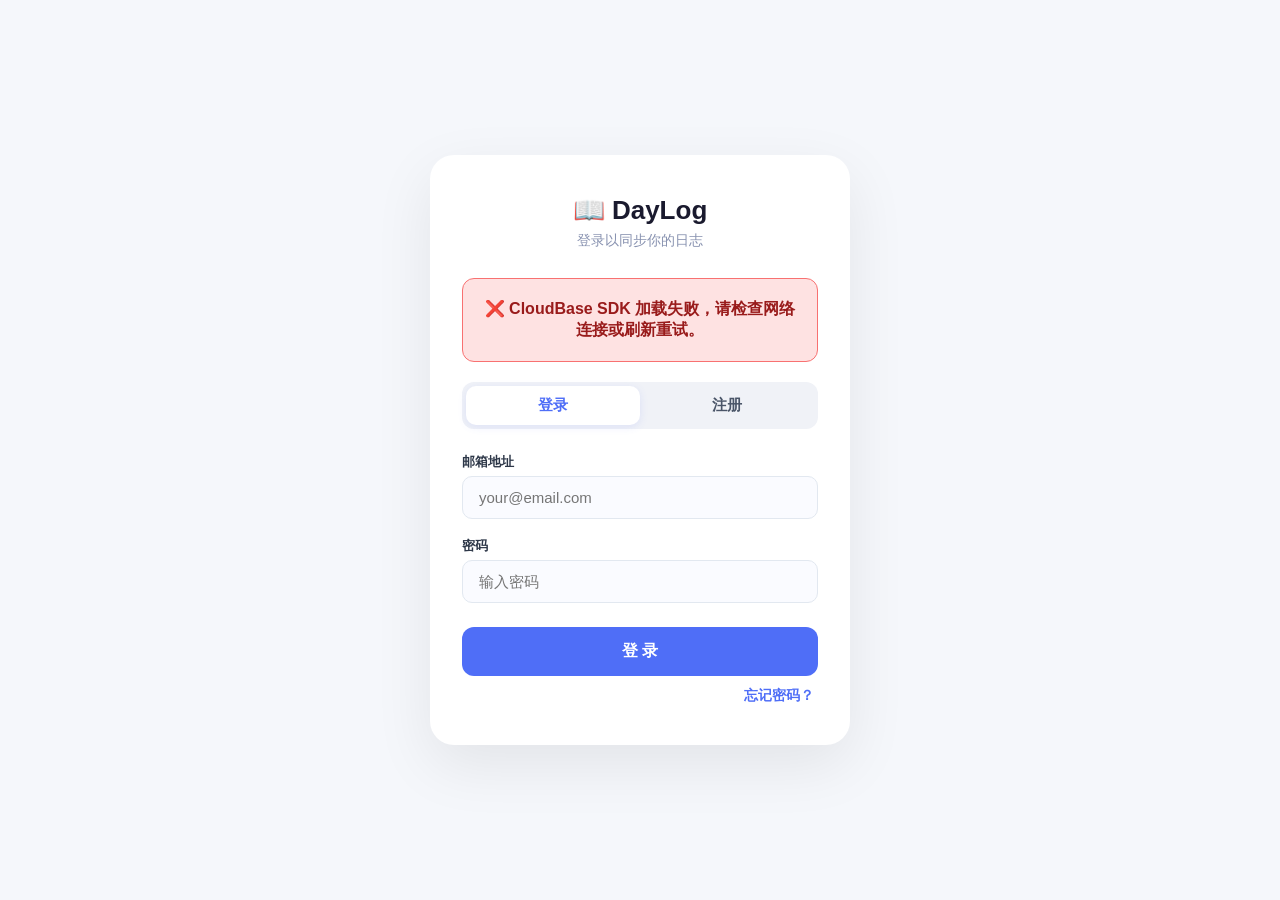
<file: docs/login-test.html>
<!DOCTYPE html>
<html lang="zh-CN">
<head>
  <meta charset="UTF-8">
  <meta name="viewport" content="width=device-width, initial-scale=1.0">
  <title>DayLog · 登录注册</title>
  <!-- 
    ✅ 修复：改用官方稳定的 CDN 地址 
    (如果这个地址也加载失败，说明你的网络无法访问外网 CDN，需要换 npm 方式)
  -->
  <script src="https://static.cloudbase.net/sdk/1.7.0/cloudbase.full.js"></script>
  <style>
    * { box-sizing: border-box; margin: 0; padding: 0; }
    body {
      font-family: -apple-system, BlinkMacSystemFont, "Segoe UI", Roboto, Helvetica, Arial, sans-serif;
      background: #f5f7fb;
      display: flex;
      justify-content: center;
      align-items: center;
      min-height: 100vh;
      margin: 0;
      padding: 20px;
    }
    .card {
      background: #fff;
      width: 100%;
      max-width: 420px;
      border-radius: 24px;
      box-shadow: 0 20px 60px rgba(0, 0, 0, 0.08);
      padding: 40px 32px;
      transition: all 0.2s;
    }
    h1 {
      font-size: 26px;
      font-weight: 700;
      color: #1a1a2e;
      text-align: center;
      margin-bottom: 6px;
    }
    .subtitle {
      text-align: center;
      color: #8892b0;
      font-size: 14px;
      margin-bottom: 28px;
    }
    .tabs {
      display: flex;
      gap: 0;
      background: #f0f2f7;
      border-radius: 12px;
      padding: 4px;
      margin-bottom: 24px;
    }
    .tab-btn {
      flex: 1;
      padding: 10px 0;
      border: none;
      background: transparent;
      border-radius: 10px;
      font-size: 15px;
      font-weight: 600;
      color: #4a5568;
      cursor: pointer;
      transition: all 0.2s;
    }
    .tab-btn.active {
      background: #fff;
      color: #4f6ef7;
      box-shadow: 0 2px 8px rgba(79, 110, 247, 0.12);
    }
    .tab-btn:hover:not(.active) { color: #1a1a2e; }
    .form-group {
      margin-bottom: 18px;
    }
    .form-group label {
      display: block;
      font-size: 13px;
      font-weight: 600;
      color: #2d3748;
      margin-bottom: 5px;
    }
    .form-group .input-row {
      display: flex;
      gap: 10px;
    }
    .form-group input {
      width: 100%;
      padding: 12px 16px;
      border: 1.5px solid #e2e8f0;
      border-radius: 10px;
      font-size: 15px;
      background: #fafbff;
      transition: border 0.2s;
      outline: none;
    }
    .form-group input:focus {
      border-color: #4f6ef7;
      background: #fff;
    }
    .form-group .input-row input { flex: 1; }
    .form-group .input-row button {
      padding: 0 18px;
      background: #eef2ff;
      border: none;
      border-radius: 10px;
      color: #4f6ef7;
      font-weight: 600;
      font-size: 14px;
      white-space: nowrap;
      cursor: pointer;
      transition: background 0.2s;
    }
    .form-group .input-row button:hover { background: #dce3ff; }
    .form-group .input-row button:disabled { opacity: 0.5; cursor: not-allowed; }
    .btn-primary {
      width: 100%;
      padding: 14px;
      background: #4f6ef7;
      border: none;
      border-radius: 12px;
      color: #fff;
      font-size: 16px;
      font-weight: 700;
      cursor: pointer;
      transition: background 0.2s, transform 0.1s;
      margin-top: 6px;
    }
    .btn-primary:hover { background: #3b5de7; }
    .btn-primary:active { transform: scale(0.98); }
    .btn-primary:disabled { opacity: 0.6; cursor: not-allowed; }
    .link-btn {
      background: none;
      border: none;
      color: #4f6ef7;
      font-weight: 600;
      cursor: pointer;
      font-size: 14px;
      padding: 0 4px;
    }
    .link-btn:hover { text-decoration: underline; }
    .message-box {
      margin-top: 16px;
      padding: 12px 14px;
      border-radius: 10px;
      font-size: 14px;
      display: none;
    }
    .message-box.success { display: block; background: #ebf9f0; color: #1e7b4a; }
    .message-box.error { display: block; background: #fef2f2; color: #b91c1c; }
    .user-panel {
      display: none;
      margin-top: 10px;
    }
    .user-panel.active { display: block; }
    .user-info {
      background: #f8faff;
      border-radius: 14px;
      padding: 18px 20px;
      margin-bottom: 20px;
    }
    .user-info .email {
      font-weight: 600;
      font-size: 16px;
      color: #1a1a2e;
    }
    .user-info .status {
      font-size: 14px;
      margin-top: 4px;
      color: #64748b;
    }
    .user-info .status .badge {
      display: inline-block;
      padding: 2px 12px;
      border-radius: 20px;
      font-size: 12px;
      font-weight: 700;
      margin-left: 6px;
    }
    .badge.pro { background: #dcfce7; color: #15803d; }
    .badge.free { background: #f1f3f5; color: #64748b; }
    .activate-section {
      background: #f8faff;
      border-radius: 14px;
      padding: 18px 20px;
      margin-bottom: 16px;
    }
    .activate-section .row {
      display: flex;
      gap: 10px;
      margin-top: 8px;
    }
    .activate-section .row input { flex: 1; }
    .activate-section .row button {
      padding: 0 20px;
      background: #4f6ef7;
      border: none;
      border-radius: 10px;
      color: #fff;
      font-weight: 600;
      cursor: pointer;
      transition: background 0.2s;
    }
    .activate-section .row button:hover { background: #3b5de7; }
    .logout-btn {
      width: 100%;
      padding: 12px;
      background: #f1f3f5;
      border: none;
      border-radius: 10px;
      font-weight: 600;
      color: #4a5568;
      cursor: pointer;
      transition: background 0.2s;
      margin-top: 4px;
    }
    .logout-btn:hover { background: #e2e8f0; }
    .hidden { display: none !important; }
    @media (max-width: 480px) {
      .card { padding: 28px 18px; }
    }

    /* 错误提示浮层 */
    #sdk-error {
      display: none;
      background: #fee2e2;
      border: 1px solid #f87171;
      color: #991b1b;
      padding: 20px;
      border-radius: 12px;
      margin-bottom: 20px;
      text-align: center;
      font-weight: 600;
    }
  </style>
</head>
<body>

<div class="card" id="app">
  <h1>📖 DayLog</h1>
  <p class="subtitle">登录以同步你的日志</p>

  <!-- 错误提示区（SDK 加载失败时会显示） -->
  <div id="sdk-error">❌ CloudBase SDK 加载失败，请检查网络连接或刷新重试。</div>

  <!-- ========== 未登录状态 ========== -->
  <div id="authForms">
    <div class="tabs">
      <button class="tab-btn active" data-tab="login">登录</button>
      <button class="tab-btn" data-tab="register">注册</button>
    </div>

    <div id="form-login">
      <div class="form-group">
        <label>邮箱地址</label>
        <input type="email" id="login-email" placeholder="your@email.com" />
      </div>
      <div class="form-group">
        <label>密码</label>
        <input type="password" id="login-password" placeholder="输入密码" />
      </div>
      <button class="btn-primary" id="login-btn">登 录</button>
      <div style="text-align:right; margin-top:10px;">
        <button class="link-btn" id="forgot-pwd-btn">忘记密码？</button>
      </div>
    </div>

    <div id="form-register" class="hidden">
      <div class="form-group">
        <label>邮箱地址</label>
        <input type="email" id="reg-email" placeholder="your@email.com" />
      </div>
      <div class="form-group">
        <label>密码（至少8位，含字母和数字）</label>
        <input type="password" id="reg-password" placeholder="设置密码" />
      </div>
      <div class="form-group">
        <label>验证码</label>
        <div class="input-row">
          <input type="text" id="reg-code" placeholder="6位验证码" />
          <button id="send-code-btn">发送验证码</button>
        </div>
      </div>
      <button class="btn-primary" id="register-btn">注 册</button>
    </div>

    <div id="message-box" class="message-box"></div>
  </div>

  <!-- ========== 已登录状态 ========== -->
  <div id="userPanel" class="user-panel">
    <div class="user-info">
      <div class="email" id="display-email">user@example.com</div>
      <div class="status">
        当前状态：
        <span class="badge free" id="pro-badge">基础用户</span>
      </div>
    </div>
    <div class="activate-section">
      <div style="font-weight:600; font-size:14px; color:#1a1a2e;">🚀 升级 Pro</div>
      <div class="row">
        <input type="text" id="pro-key-input" placeholder="输入激活码 (例如 PRO-XXXXX)" />
        <button id="activate-pro-btn">激活</button>
      </div>
    </div>
    <button class="logout-btn" id="logout-btn">退出登录</button>
  </div>
</div>

<script>
  // ================================================================
  //  🔧 第 1 步：检查 SDK 是否加载成功（防止点击无反应）
  // ================================================================
  if (typeof cloudbase === 'undefined') {
    document.getElementById('sdk-error').style.display = 'block';
    throw new Error('CloudBase SDK 未加载，请检查网络或 CDN 地址。');
  }

  // ================================================================
  //  🔧 第 2 步：配置区（请务必修改！）
  // ================================================================
  // ⚠️⚠️⚠️ 把下面 'your-env-id' 换成你的真实环境 ID（例如 daylog-xxxxx）⚠️⚠️⚠️
  const ENV_ID = 'daylog-d3gkb5k6y8cbd1a32'; 

  // 云函数名称（你在控制台部署的函数名）
  const FUNC_NAME = 'auth';     

  // ================================================================
  //  🔧 第 3 步：初始化（加上 try-catch，捕获错误）
  // ================================================================
  let app, auth, db;
  try {
    app = cloudbase.init({ env: ENV_ID });
    auth = app.auth();
    db = app.database();
    console.log('✅ CloudBase 初始化成功，环境：', ENV_ID);
  } catch (initError) {
    document.getElementById('sdk-error').style.display = 'block';
    document.getElementById('sdk-error').textContent = '❌ 初始化失败：' + initError.message + '。请检查环境 ID 是否正确。';
    throw initError;
  }

  // ================================================================
  //  DOM 引用 & 工具函数
  // ================================================================
  const $ = (s) => document.querySelector(s);
  const $$ = (s) => document.querySelectorAll(s);

  const authForms = $('#authForms');
  const userPanel = $('#userPanel');
  const msgBox = $('#message-box');

  const loginForm = $('#form-login');
  const registerForm = $('#form-register');
  const tabBtns = $$('.tab-btn');

  const loginEmail = $('#login-email');
  const loginPwd = $('#login-password');
  const regEmail = $('#reg-email');
  const regPwd = $('#reg-password');
  const regCode = $('#reg-code');

  const displayEmail = $('#display-email');
  const proBadge = $('#pro-badge');
  const proKeyInput = $('#pro-key-input');

  let currentVerificationId = null;
  let countdownTimer = null;

  function showMessage(text, type = 'success') {
    msgBox.textContent = text;
    msgBox.className = 'message-box ' + type;
    clearTimeout(msgBox._timer);
    msgBox._timer = setTimeout(() => {
      msgBox.className = 'message-box';
    }, 3500);
  }

  function setLoading(btn, loading) {
    btn.disabled = loading;
    btn.textContent = loading ? '处理中...' : btn.dataset.originalText || btn.textContent;
    if (!btn.dataset.originalText) btn.dataset.originalText = btn.textContent;
  }

  function switchTab(tab) {
    tabBtns.forEach(btn => btn.classList.toggle('active', btn.dataset.tab === tab));
    loginForm.classList.toggle('hidden', tab !== 'login');
    registerForm.classList.toggle('hidden', tab !== 'register');
    msgBox.className = 'message-box';
  }

  tabBtns.forEach(btn => {
    btn.addEventListener('click', () => switchTab(btn.dataset.tab));
  });

  // ================================================================
  //  1. 发送验证码
  // ================================================================
  const sendCodeBtn = $('#send-code-btn');
  sendCodeBtn.addEventListener('click', async () => {
    const email = regEmail.value.trim();
    if (!email || !email.includes('@')) return showMessage('请输入有效的邮箱地址', 'error');
    if (sendCodeBtn.disabled) return;

    setLoading(sendCodeBtn, true);
    try {
      const res = await auth.getVerification({ email });
      currentVerificationId = res.verification_id;
      showMessage('验证码已发送至邮箱', 'success');

      let seconds = 60;
      sendCodeBtn.textContent = `${seconds}s 后重发`;
      sendCodeBtn.disabled = true;
      clearInterval(countdownTimer);
      countdownTimer = setInterval(() => {
        seconds -= 1;
        if (seconds <= 0) {
          clearInterval(countdownTimer);
          sendCodeBtn.textContent = '重新发送';
          sendCodeBtn.disabled = false;
        } else {
          sendCodeBtn.textContent = `${seconds}s 后重发`;
        }
      }, 1000);
    } catch (e) {
      showMessage('发送失败：' + (e.message || '未知错误'), 'error');
      sendCodeBtn.disabled = false;
      sendCodeBtn.textContent = '发送验证码';
    } finally {
      setLoading(sendCodeBtn, false);
    }
  });

  // ================================================================
  //  2. 注册
  // ================================================================
  const registerBtn = $('#register-btn');
  registerBtn.addEventListener('click', async () => {
    const email = regEmail.value.trim();
    const password = regPwd.value;
    const code = regCode.value.trim();

    if (!email || !email.includes('@')) return showMessage('请输入有效邮箱', 'error');
    if (!password || password.length < 8) return showMessage('密码至少8位', 'error');
    if (!code || code.length < 6) return showMessage('请输入6位验证码', 'error');
    if (!currentVerificationId) return showMessage('请先获取验证码', 'error');

    setLoading(registerBtn, true);
    try {
      await auth.signUp({
        email: email,
        password: password,
        verification_code: code,
        verification_token: currentVerificationId
      });
      showMessage('🎉 注册成功，已自动登录！', 'success');
      currentVerificationId = null;
    } catch (e) {
      showMessage('注册失败：' + (e.message || '未知错误'), 'error');
    } finally {
      setLoading(registerBtn, false);
    }
  });

  // ================================================================
  //  3. 登录
  // ================================================================
  const loginBtn = $('#login-btn');
  loginBtn.addEventListener('click', async () => {
    const email = loginEmail.value.trim();
    const password = loginPwd.value;

    if (!email || !email.includes('@')) return showMessage('请输入有效邮箱', 'error');
    if (!password) return showMessage('请输入密码', 'error');

    setLoading(loginBtn, true);
    try {
      await auth.signInWithEmailAndPassword(email, password);
      showMessage('登录成功', 'success');
    } catch (e) {
      showMessage('登录失败：' + (e.message || '邮箱或密码错误'), 'error');
    } finally {
      setLoading(loginBtn, false);
    }
  });

  // ================================================================
  //  4. 忘记密码
  // ================================================================
  const forgotBtn = $('#forgot-pwd-btn');
  forgotBtn.addEventListener('click', async () => {
    const email = loginEmail.value.trim();
    if (!email || !email.includes('@')) {
      return showMessage('请先在登录框中输入你的邮箱', 'error');
    }
    try {
      await auth.sendPasswordResetEmail(email);
      showMessage(`✅ 重置链接已发送至 ${email}`, 'success');
    } catch (e) {
      showMessage('发送失败：' + (e.message || '未知错误'), 'error');
    }
  });

  // ================================================================
  //  5. 查询 Pro 状态
  // ================================================================
  async function checkProStatus(userId) {
    try {
      const res = await db.collection('users').where({ userId }).get();
      if (res.data.length > 0 && res.data[0].isPro === true) {
        proBadge.textContent = 'Pro用户（永久有效）';
        proBadge.className = 'badge pro';
      } else {
        proBadge.textContent = '基础用户';
        proBadge.className = 'badge free';
      }
    } catch (e) {
      console.warn('查询Pro状态失败:', e);
    }
  }

  // ================================================================
  //  6. 激活 Pro
  // ================================================================
  const activateBtn = $('#activate-pro-btn');
  activateBtn.addEventListener('click', async () => {
    const proCode = proKeyInput.value.trim();
    if (!proCode) return showMessage('请输入激活码', 'error');

    const user = auth.currentUser;
    if (!user) return showMessage('请先登录', 'error');

    setLoading(activateBtn, true);
    try {
      const result = await app.callFunction({
        name: FUNC_NAME,
        data: {
          action: 'activatePro',
          userId: user.uid,
          proCode: proCode
        }
      });

      const res = result.result;
      if (res.code === 0) {
        showMessage('🎉 ' + res.message, 'success');
        await checkProStatus(user.uid);
        proKeyInput.value = '';
      } else {
        showMessage(res.message || '激活失败', 'error');
      }
    } catch (e) {
      showMessage('请求失败：' + (e.message || '未知错误'), 'error');
    } finally {
      setLoading(activateBtn, false);
    }
  });

  // ================================================================
  //  7. 退出登录
  // ================================================================
  const logoutBtn = $('#logout-btn');
  logoutBtn.addEventListener('click', async () => {
    await auth.signOut();
    showMessage('已退出登录', 'success');
  });

  // ================================================================
  //  8. 登录状态监听（核心）
  // ================================================================
  auth.onLoginStateChanged((user) => {
    if (user) {
      authForms.style.display = 'none';
      userPanel.classList.add('active');
      displayEmail.textContent = user.email || user.uid;
      checkProStatus(user.uid);
      [registerBtn, loginBtn].forEach(btn => setLoading(btn, false));
    } else {
      authForms.style.display = 'block';
      userPanel.classList.remove('active');
      switchTab('login');
      regCode.value = '';
      proKeyInput.value = '';
      if (sendCodeBtn.disabled) {
        clearInterval(countdownTimer);
        sendCodeBtn.disabled = false;
        sendCodeBtn.textContent = '发送验证码';
      }
    }
  });

  // 回车触发登录/注册
  document.addEventListener('keydown', (e) => {
    if (e.key === 'Enter') {
      const activeTab = document.querySelector('.tab-btn.active');
      if (activeTab && activeTab.dataset.tab === 'login') {
        loginBtn.click();
      } else if (activeTab && activeTab.dataset.tab === 'register') {
        registerBtn.click();
      }
    }
  });

  console.log('✅ DayLog 页面已加载，等待操作...');
</script>
</body>
</html>
</file>
